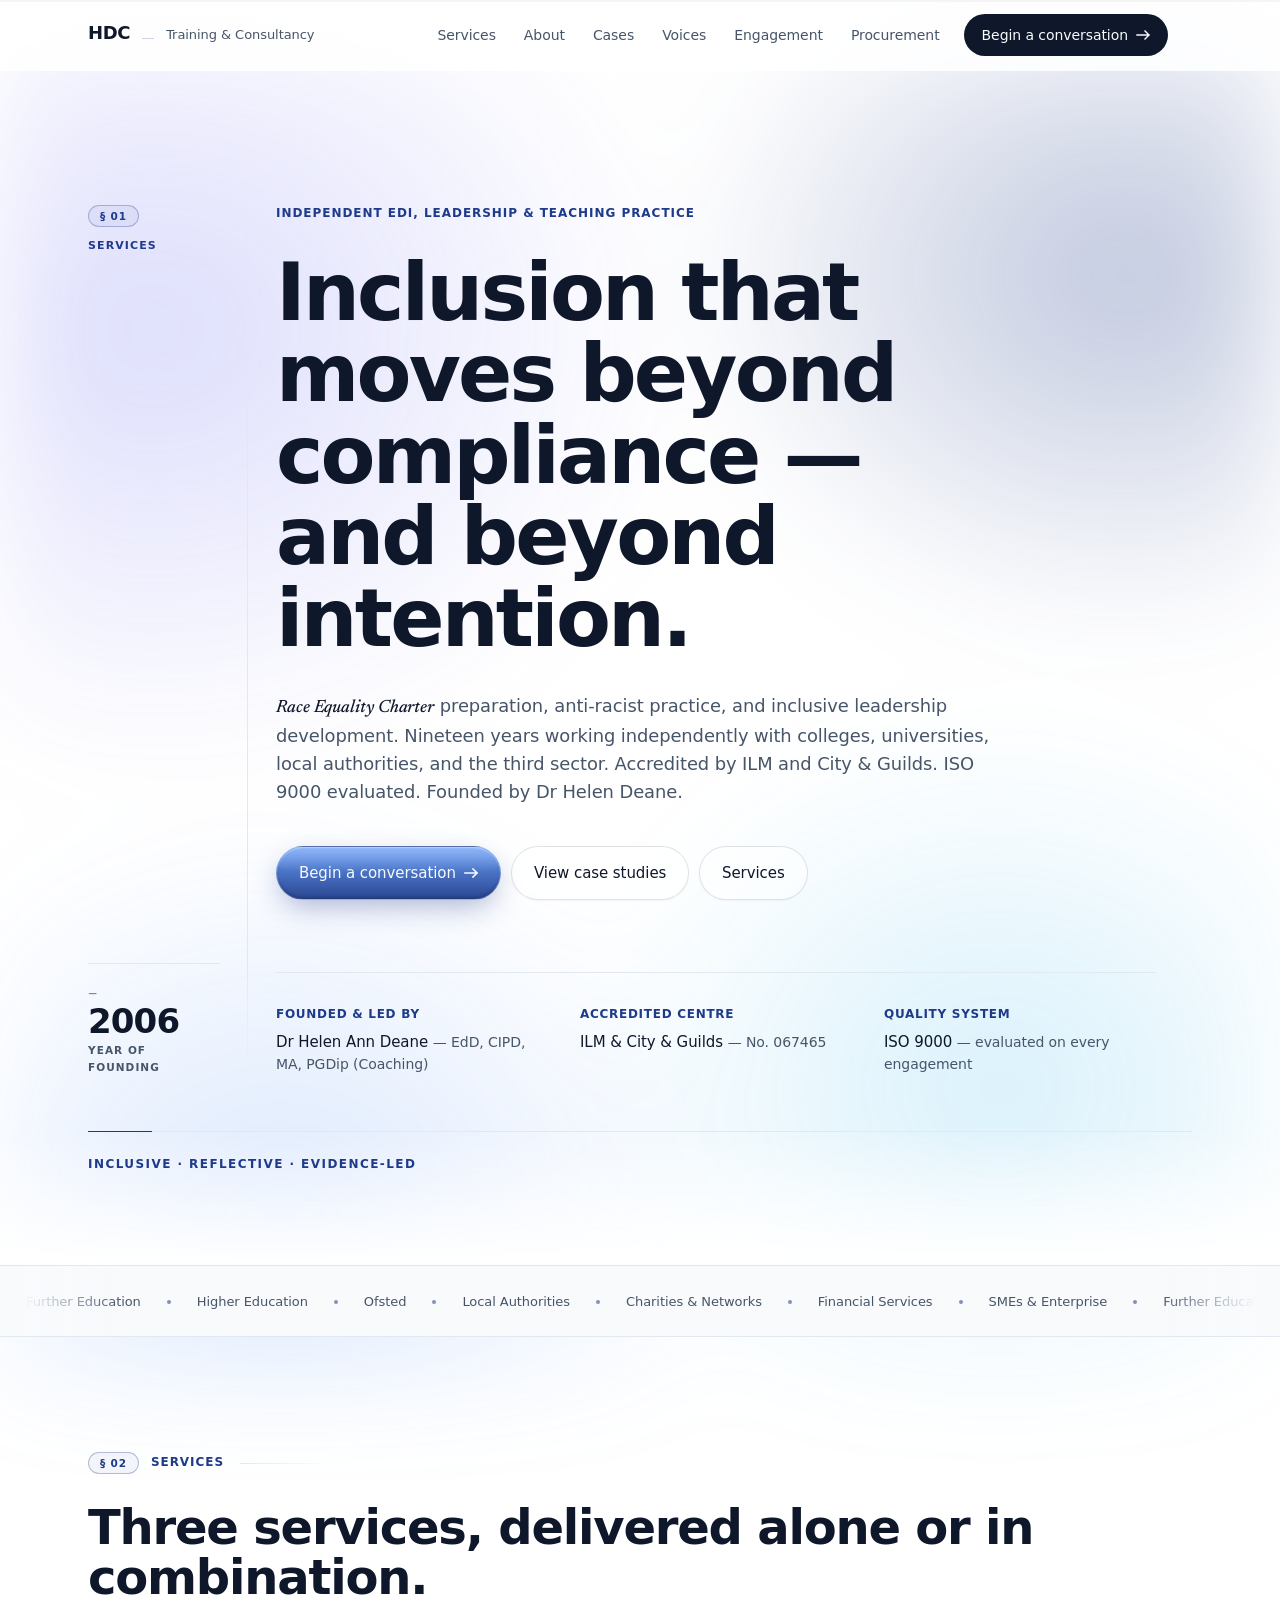
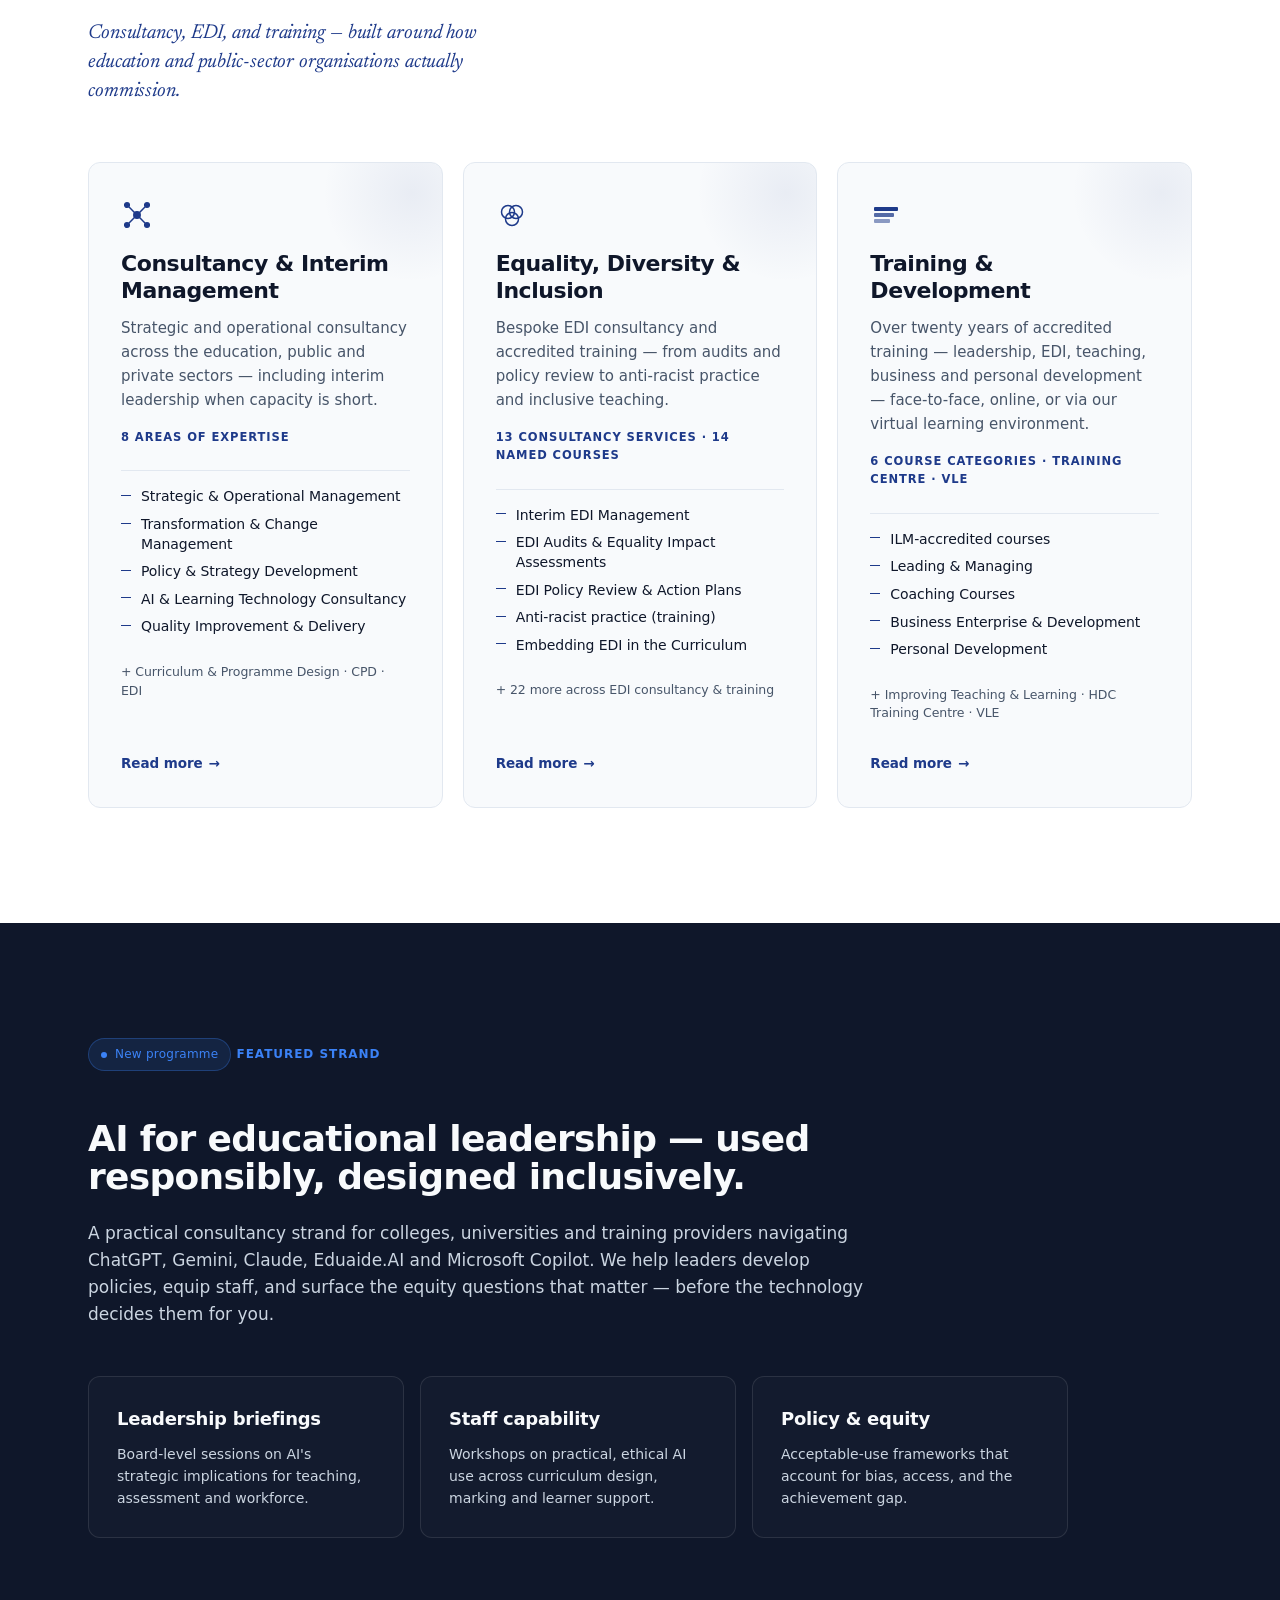
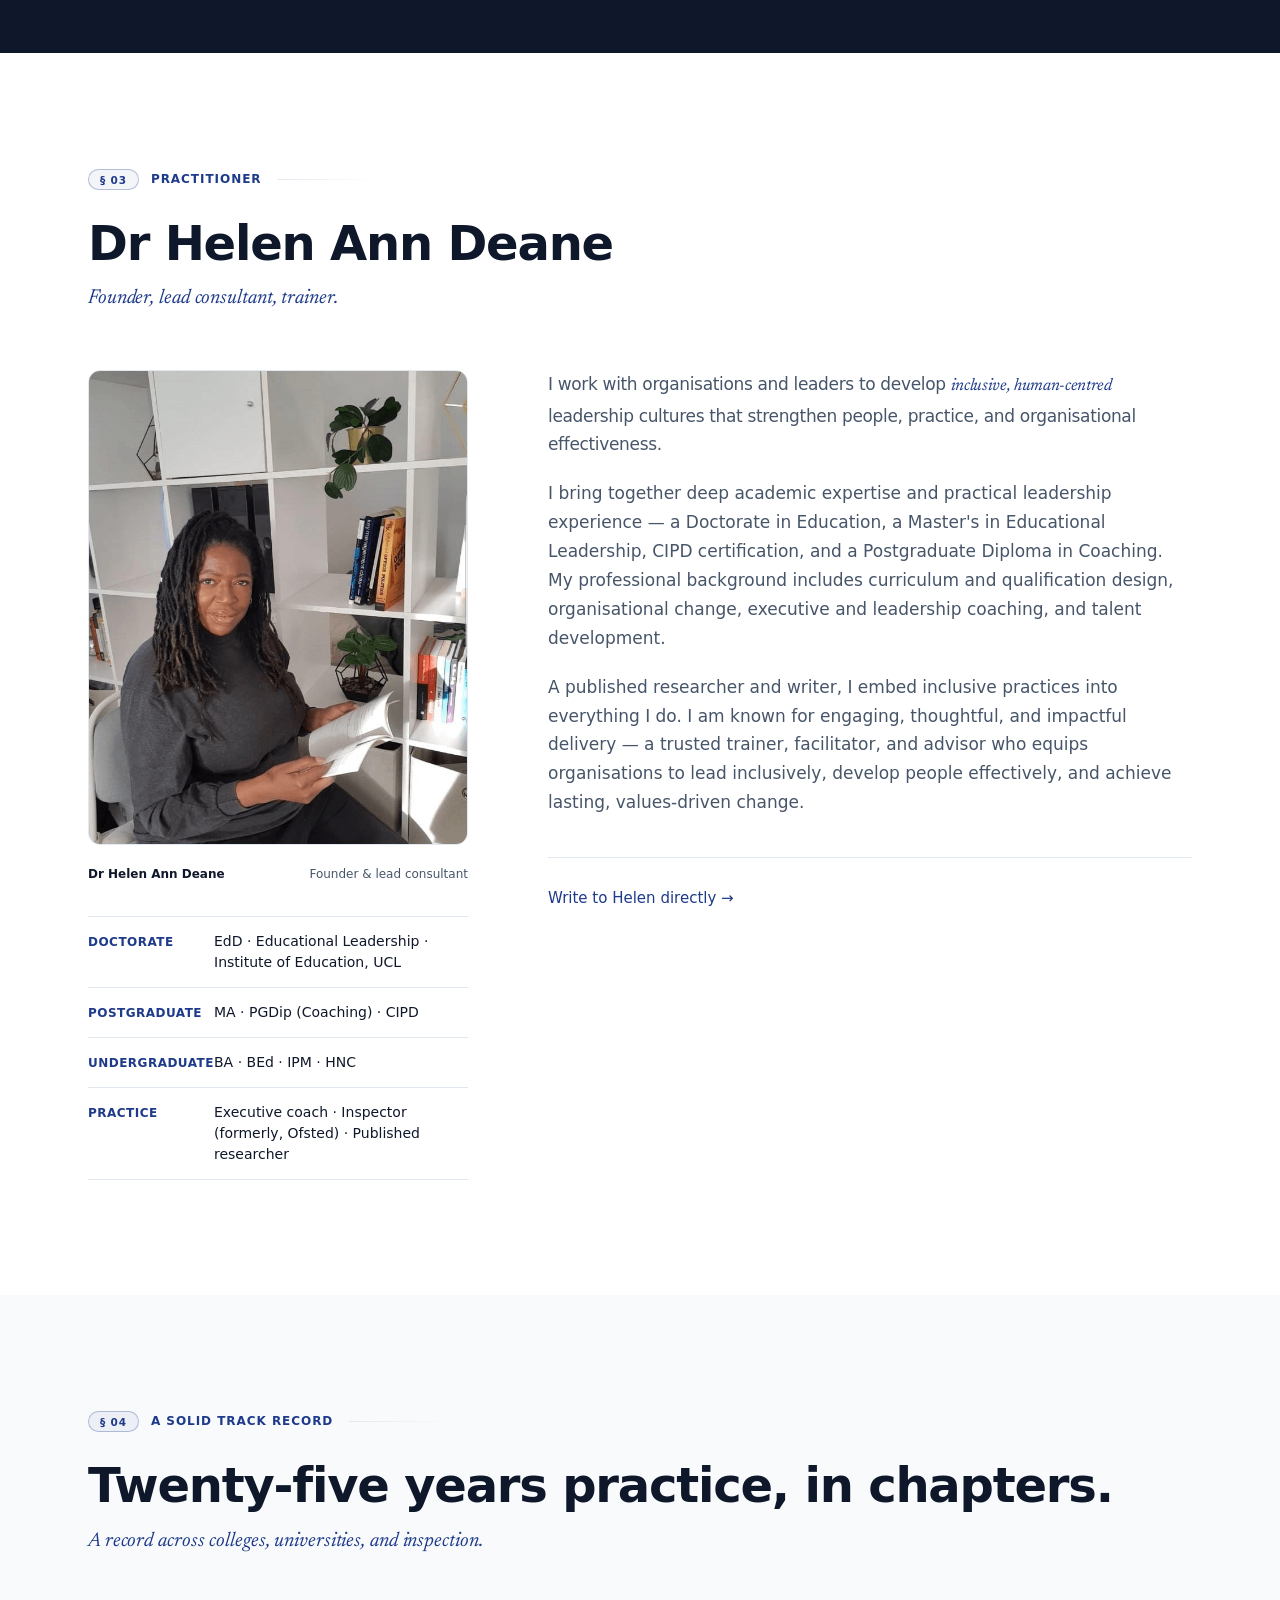
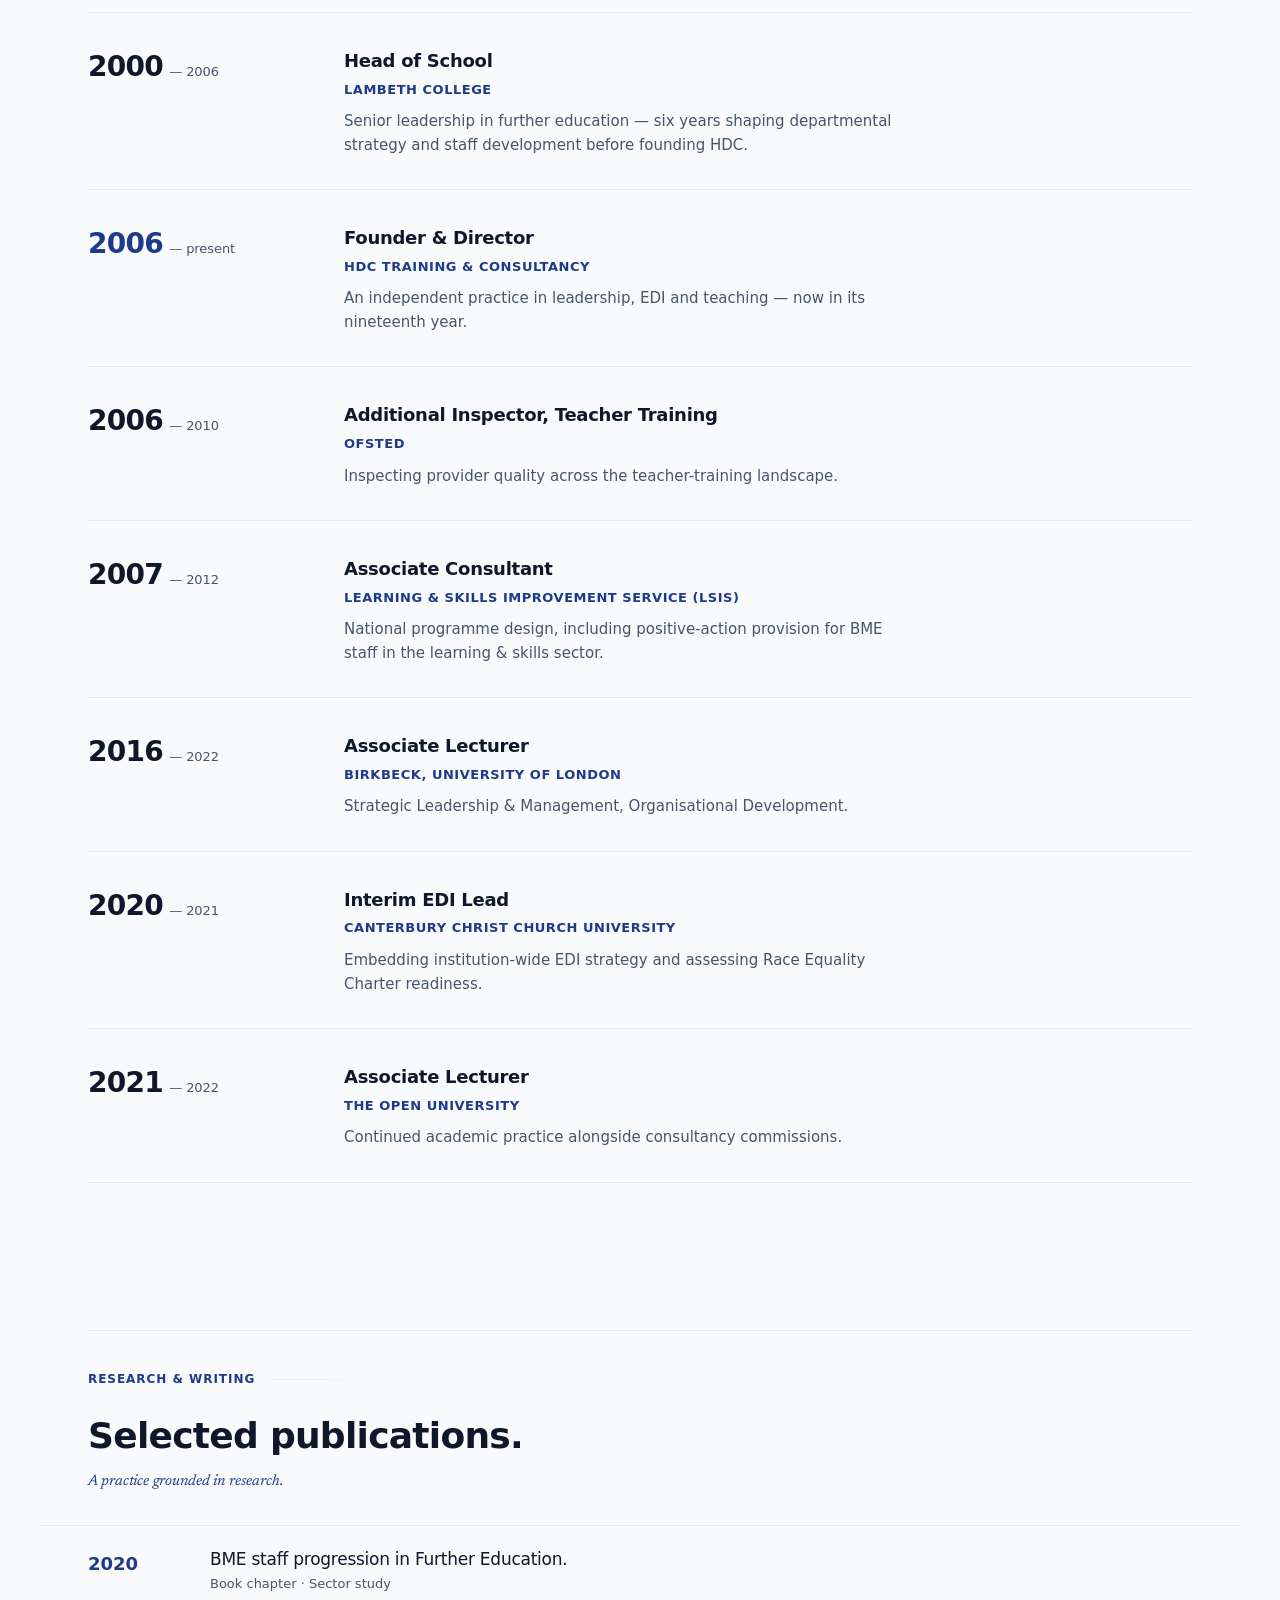
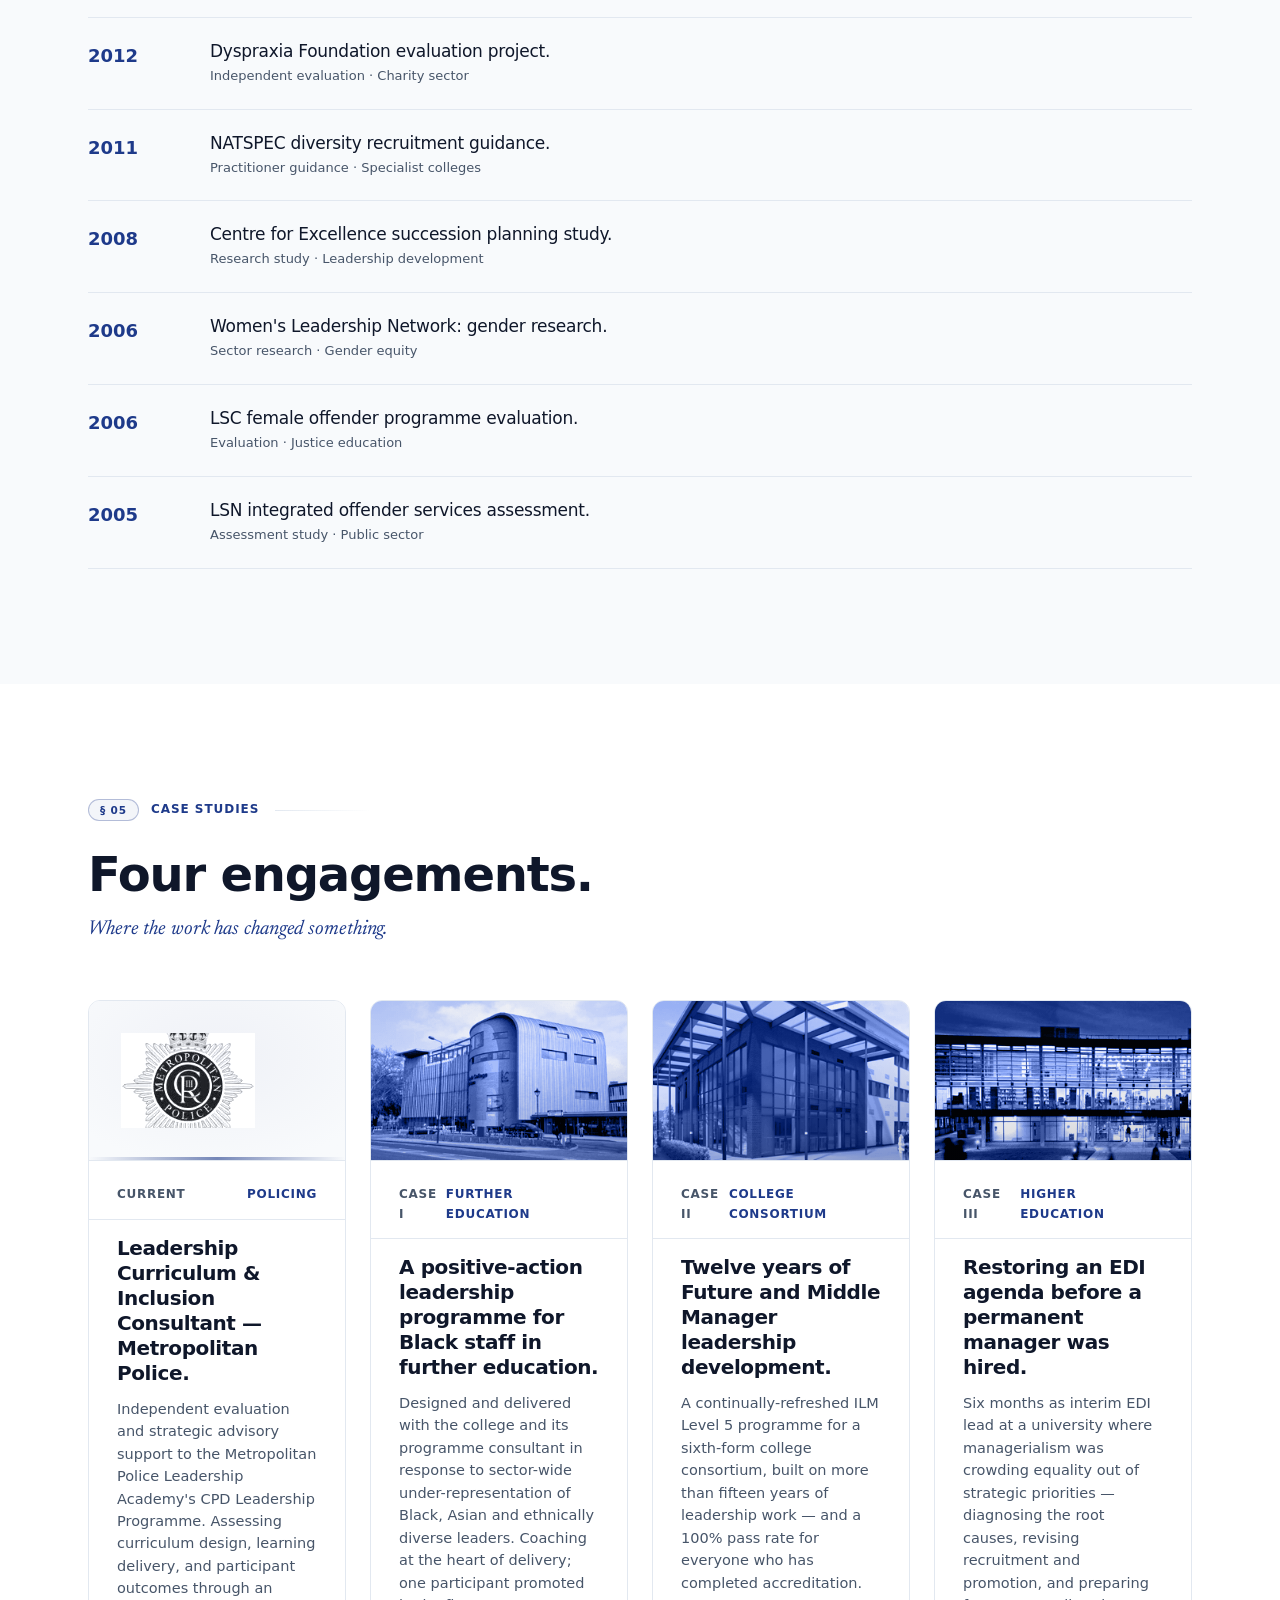
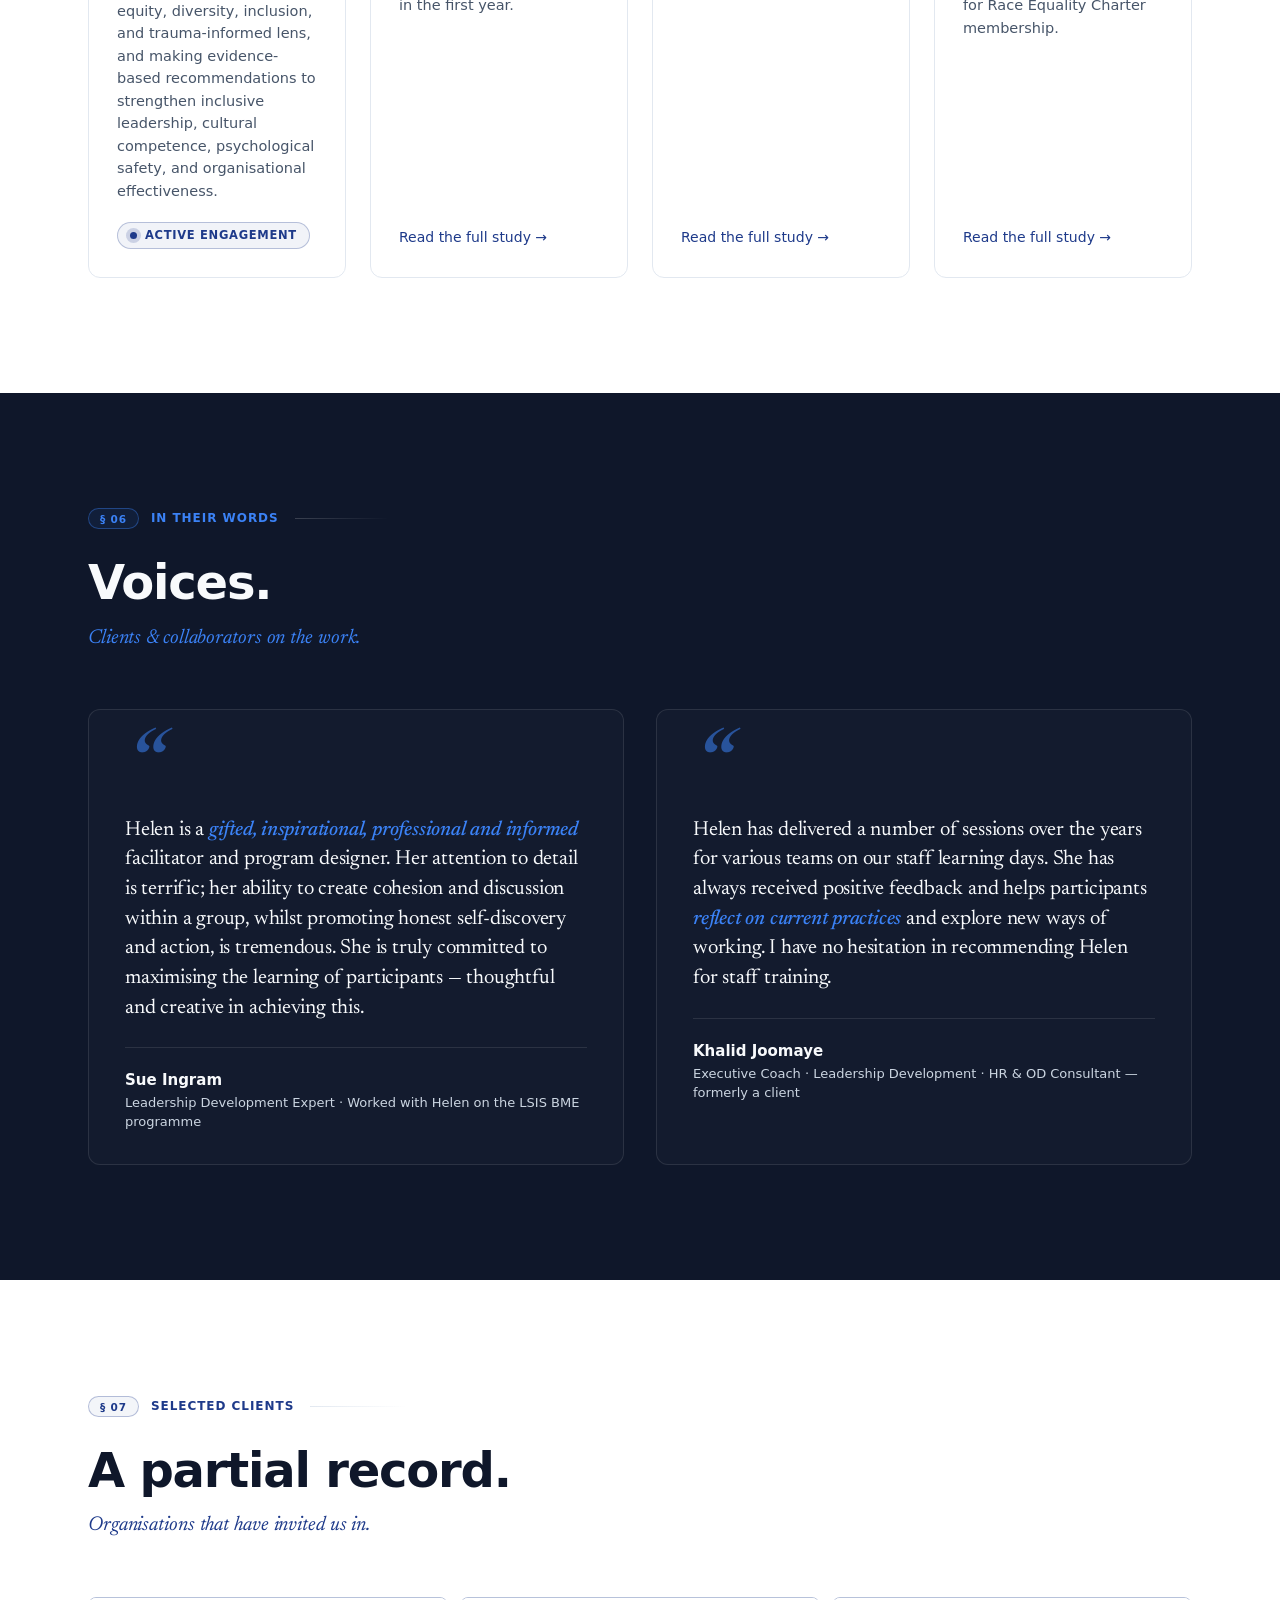
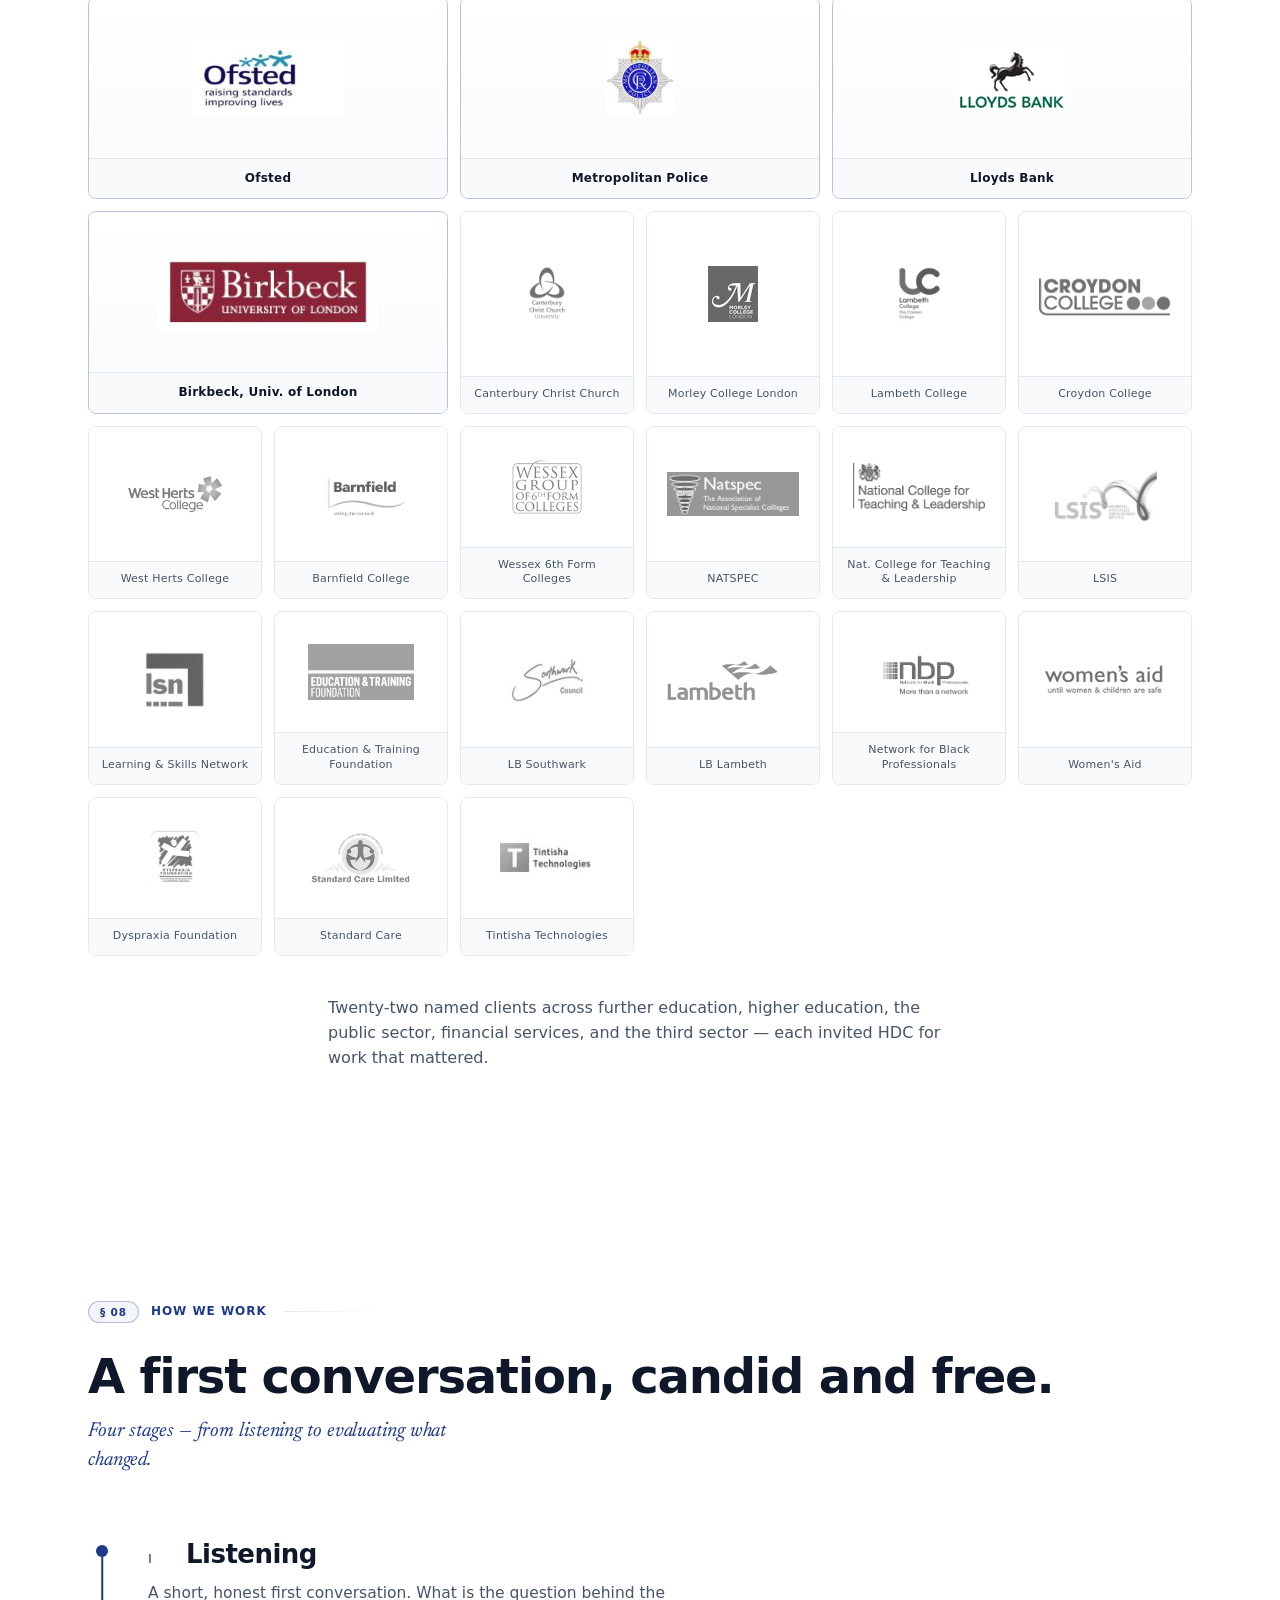
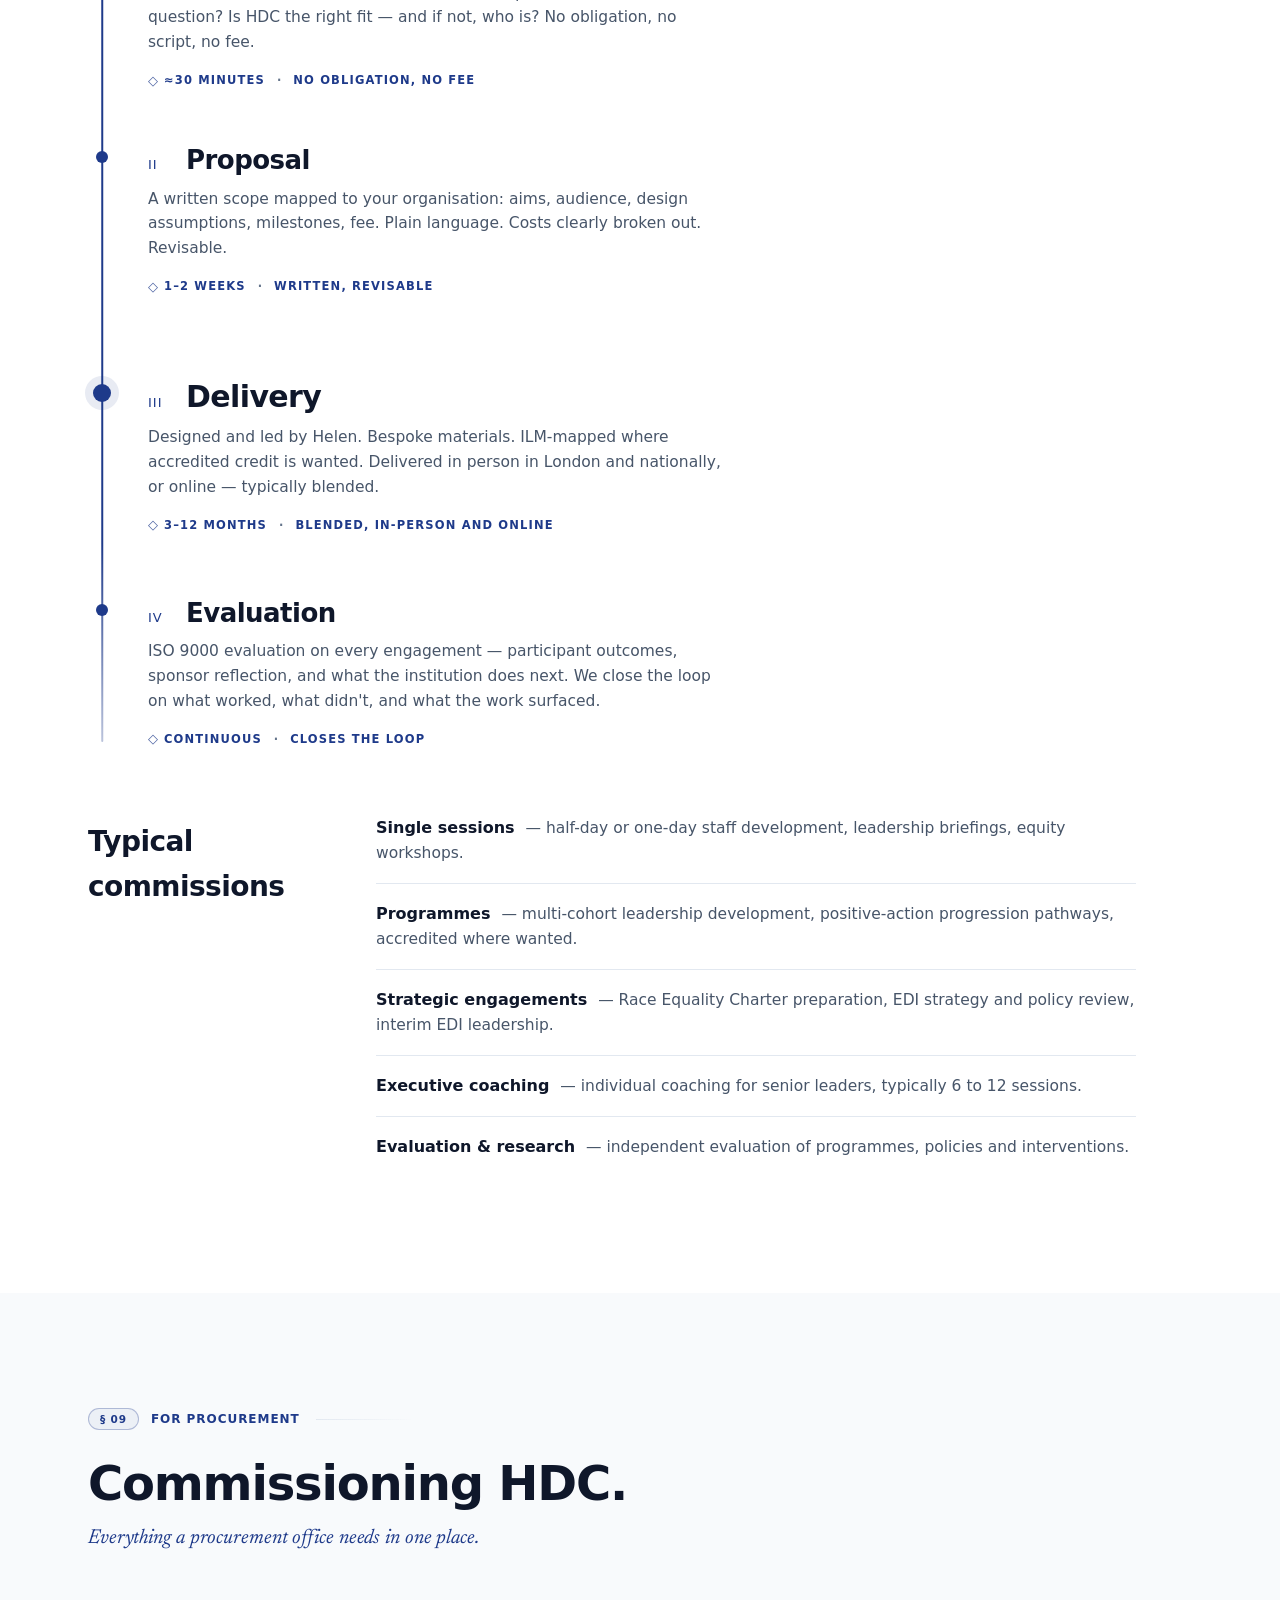
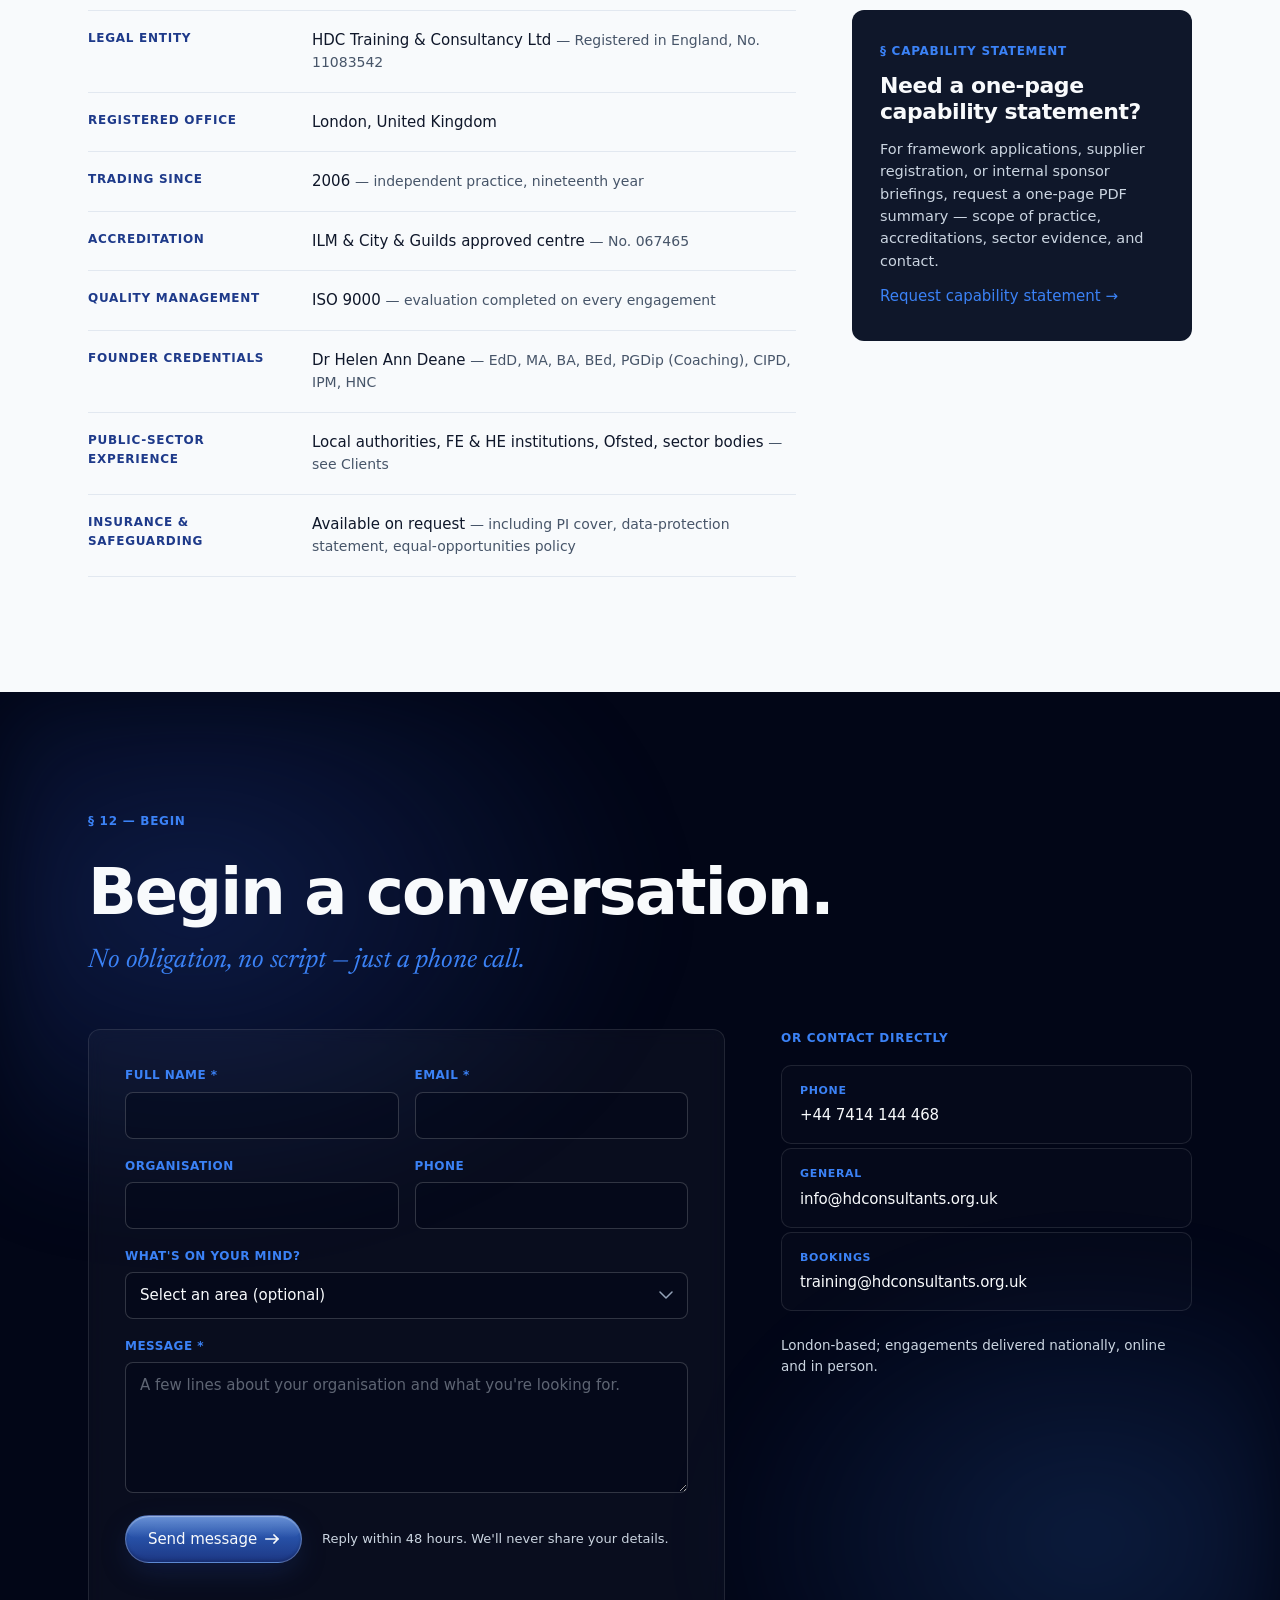
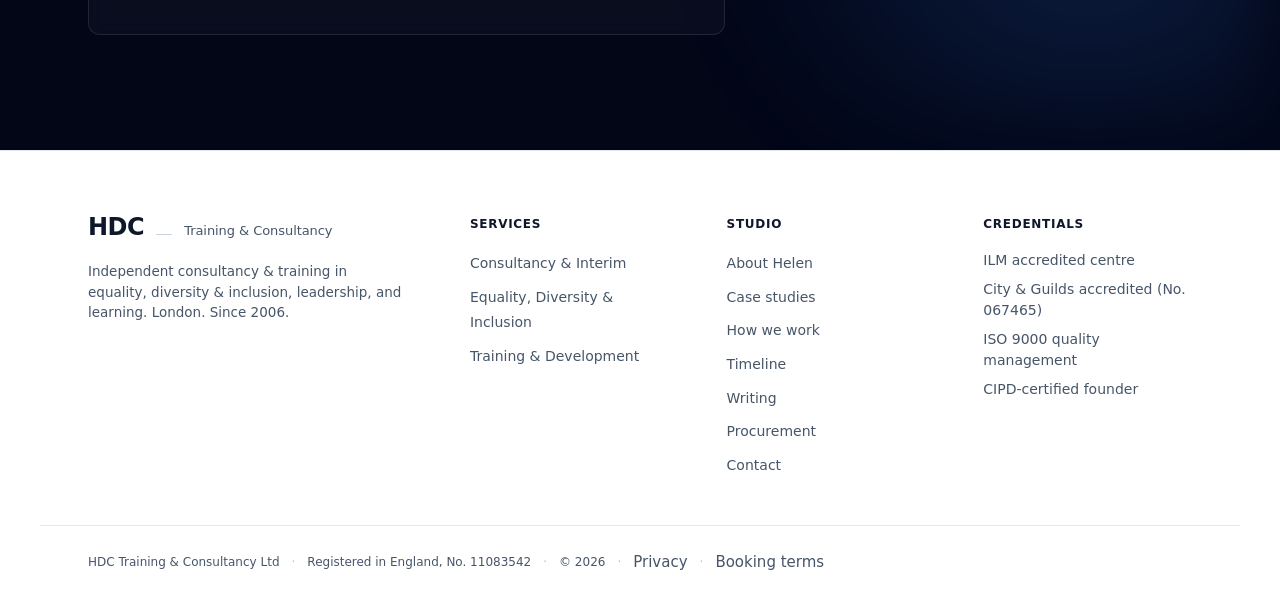
<file: index.html>
<!DOCTYPE html>
<html lang="en-GB">
<head>
<meta charset="UTF-8" />
<meta name="viewport" content="width=device-width, initial-scale=1.0" />
<title>HDC Training &amp; Consultancy — Inclusive leadership, EDI &amp; teaching</title>
<meta name="description" content="Independent consultancy and training in equality, diversity &amp; inclusion, leadership, and teaching &amp; learning. Race Equality Charter preparation, anti-racist practice, and inclusive leadership development. Founded by Dr Helen Deane. London, since 2006." />
<meta name="theme-color" content="#1F3320" />

<!-- Open Graph -->
<meta property="og:type" content="website" />
<meta property="og:title" content="HDC Training &amp; Consultancy — Inclusive leadership, EDI &amp; teaching" />
<meta property="og:description" content="Independent EDI, leadership and teaching practice. Race Equality Charter preparation, anti-racist practice, inclusive leadership development. Founded by Dr Helen Deane. London, since 2006." />
<meta property="og:image" content="brand/helen.png" />
<meta property="og:locale" content="en_GB" />

<!-- Favicon (SVG inline — matches editorial mark) -->
<link rel="icon" type="image/svg+xml" href="data:image/svg+xml;utf8,<svg xmlns='http://www.w3.org/2000/svg' viewBox='0 0 64 64'><rect width='64' height='64' fill='%23F2EDDF'/><text x='50%25' y='54%25' dominant-baseline='middle' text-anchor='middle' font-family='Georgia,serif' font-weight='600' font-size='32' fill='%2314130F' letter-spacing='-2'>HDC</text><rect x='10' y='44' width='44' height='1' fill='%231F3320'/></svg>" />

<link rel="preconnect" href="https://fonts.googleapis.com" />
<link rel="preconnect" href="https://fonts.gstatic.com" crossorigin />
<link rel="preconnect" href="https://api.fontshare.com" crossorigin />
<link href="https://fonts.googleapis.com/css2?family=Newsreader:ital,opsz,wght@1,6..72,400..600&display=swap" rel="stylesheet" />
<link rel="stylesheet" href="https://api.fontshare.com/v2/css?f[]=general-sans@400,500,600,700&display=swap" />
<link rel="stylesheet" href="styles.css" />

<!-- Structured data -->
<script type="application/ld+json">
{
  "@context": "https://schema.org",
  "@graph": [
    {
      "@type": "Organization",
      "@id": "https://hdconsultants.org.uk/#org",
      "name": "HDC Training & Consultancy Ltd",
      "url": "https://hdconsultants.org.uk/",
      "logo": "https://hdconsultants.org.uk/brand/helen.png",
      "telephone": "+44 7414 144468",
      "email": "info@hdconsultants.org.uk",
      "address": { "@type": "PostalAddress", "addressLocality": "London", "addressCountry": "GB" },
      "founder": { "@id": "https://hdconsultants.org.uk/#helen" },
      "foundingDate": "2006",
      "areaServed": "GB",
      "description": "Independent consultancy and training in equality, diversity & inclusion, leadership, and teaching & learning."
    },
    {
      "@type": "Person",
      "@id": "https://hdconsultants.org.uk/#helen",
      "name": "Dr Helen Ann Deane",
      "jobTitle": "Founder & Lead Consultant",
      "image": "https://hdconsultants.org.uk/brand/helen.png",
      "worksFor": { "@id": "https://hdconsultants.org.uk/#org" },
      "alumniOf": "UCL Institute of Education",
      "knowsAbout": ["Equality Diversity & Inclusion", "Race Equality Charter", "Leadership development", "Executive coaching", "Anti-racist practice", "Further & Higher Education"]
    }
  ]
}
</script>
</head>
<body>

<a class="skip-link" href="#main">Skip to main content</a>

<div class="scroll-progress" aria-hidden="true"><span class="scroll-progress__bar"></span></div>

<div class="grain" aria-hidden="true"></div>

<header class="masthead" id="top">
  <div class="masthead__inner">
    <a href="#top" class="logo" aria-label="HDC Training and Consultancy — home">
      <span class="logo__mark">HDC</span>
      <span class="logo__rule"></span>
      <span class="logo__sub">Training &amp; Consultancy</span>
    </a>
    <nav class="nav" aria-label="Primary">
      <a href="#practice">Services</a>
      <a href="#about">About</a>
      <a href="#case-studies">Cases</a>
      <a href="#testimonials">Voices</a>
      <a href="#engagement">Engagement</a>
      <a href="#procurement">Procurement</a>
    </nav>
    <a href="#contact" class="masthead__cta">
      <span>Begin a conversation</span>
      <svg width="14" height="10" viewBox="0 0 14 10" fill="none" aria-hidden="true"><path d="M1 5H13M13 5L9 1M13 5L9 9" stroke="currentColor" stroke-width="1.4" stroke-linecap="square"/></svg>
    </a>
    <button class="nav-toggle" type="button" aria-label="Open navigation menu" aria-expanded="false" aria-controls="mobile-nav">
      <span class="nav-toggle__bar"></span>
      <span class="nav-toggle__bar"></span>
      <span class="nav-toggle__bar"></span>
    </button>
  </div>
</header>

<!-- ─── MOBILE NAV DRAWER ────────────────────────────────────────────── -->
<div class="mobile-nav" id="mobile-nav" aria-hidden="true">
  <nav aria-label="Primary mobile">
    <a href="service-consultancy.html">Consultancy &amp; Interim</a>
    <a href="service-edi.html">EDI</a>
    <a href="service-training.html">Training &amp; Development</a>
    <a href="#about">About</a>
    <a href="#case-studies">Cases</a>
    <a href="#testimonials">Voices</a>
    <a href="#engagement">Engagement</a>
    <a href="#procurement">Procurement</a>
    <a href="#contact" class="mobile-nav__cta">Begin a conversation →</a>
  </nav>
</div>

<main id="main">

<!-- ─── HERO ──────────────────────────────────────────────────────────── -->
<section class="hero">
  <div class="hero__grid">
    <aside class="hero__side">
      <div class="hero__index">
        <span class="section-no">§ 01</span>
        <span class="section-name">Services</span>
      </div>
      <div class="hero__est">
        <div class="hero__est-num">2006</div>
        <div class="hero__est-label">Year of founding</div>
      </div>
    </aside>

    <div class="hero__main">
      <p class="eyebrow eyebrow--hero">
        <span class="eyebrow__sq"></span>
        Independent EDI, leadership &amp; teaching practice
      </p>

      <h1 class="display display--hero">
        <span class="reveal" style="--d:.05s">Inclusion that</span>
        <span class="reveal" style="--d:.12s">moves beyond</span>
        <span class="reveal" style="--d:.19s">compliance —</span>
        <span class="reveal" style="--d:.26s">and beyond intention.</span>
      </h1>

      <p class="hero__lede reveal" style="--d:.42s">
        <em>Race Equality Charter</em> preparation, anti-racist practice, and inclusive leadership development. Nineteen years working independently with colleges, universities, local authorities, and the third sector. Accredited by ILM and City &amp; Guilds. ISO 9000 evaluated. Founded by Dr Helen Deane.
      </p>

      <div class="hero__actions reveal" style="--d:.56s">
        <a href="#contact" class="btn btn--solid">
          <span>Begin a conversation</span>
          <svg width="14" height="10" viewBox="0 0 14 10" fill="none" aria-hidden="true"><path d="M1 5H13M13 5L9 1M13 5L9 9" stroke="currentColor" stroke-width="1.6" stroke-linecap="square"/></svg>
        </a>
        <a href="#case-studies" class="btn btn--ghost">
          <span>View case studies</span>
        </a>
        <a href="#practice" class="btn btn--ghost">
          <span>Services</span>
        </a>
      </div>

      <div class="hero__meta reveal" style="--d:.7s">
        <div class="hero__meta-item">
          <div class="hero__meta-k">Founded &amp; led by</div>
          <div class="hero__meta-v">Dr Helen Ann Deane <span class="dim">— EdD, CIPD, MA, PGDip (Coaching)</span></div>
        </div>
        <div class="hero__meta-item">
          <div class="hero__meta-k">Accredited centre</div>
          <div class="hero__meta-v">ILM &amp; City &amp; Guilds <span class="dim">— No. 067465</span></div>
        </div>
        <div class="hero__meta-item">
          <div class="hero__meta-k">Quality system</div>
          <div class="hero__meta-v">ISO 9000 <span class="dim">— evaluated on every engagement</span></div>
        </div>
      </div>
    </div>
  </div>

  <div class="hero__rail">
    <span class="hero__rail-text">Inclusive · Reflective · Evidence-led</span>
  </div>
</section>

<!-- ─── CREDENTIAL TICKER ────────────────────────────────────────────── -->
<section class="ticker" aria-label="Sector experience">
  <div class="ticker__track">
    <span>Further Education</span><i></i>
    <span>Higher Education</span><i></i>
    <span>Ofsted</span><i></i>
    <span>Local Authorities</span><i></i>
    <span>Charities &amp; Networks</span><i></i>
    <span>Financial Services</span><i></i>
    <span>SMEs &amp; Enterprise</span><i></i>
    <span>Further Education</span><i></i>
    <span>Higher Education</span><i></i>
    <span>Ofsted</span><i></i>
    <span>Local Authorities</span><i></i>
    <span>Charities &amp; Networks</span><i></i>
    <span>Financial Services</span><i></i>
    <span>SMEs &amp; Enterprise</span><i></i>
  </div>
</section>

<!-- ─── SERVICES — three real services with sub-service lists ────────── -->
<section class="pillars" id="practice">
  <div class="section-head">
    <div class="section-head__top">
      <span class="section-no">§ 02</span>
      <span class="section-name">Services</span>
    </div>
    <h2 class="display display--lg">
      Three services, delivered alone or in combination.
      <em class="dim-em">Consultancy, EDI, and training — built around how education and public-sector organisations actually commission.</em>
    </h2>
  </div>

  <ol class="pillar-list">
    <!-- Service 1: Consultancy & Interim Management -->
    <li class="pillar pillar--linked">
      <a class="pillar__link-overlay" href="service-consultancy.html" aria-label="Read about Consultancy & Interim Management"></a>
      <div class="pillar__icon" aria-hidden="true">
        <svg viewBox="0 0 32 32" fill="none" stroke="currentColor" stroke-width="1.5" stroke-linecap="round" stroke-linejoin="round">
          <circle cx="16" cy="16" r="3.2" fill="currentColor" />
          <circle cx="6" cy="6" r="2.3" fill="currentColor" />
          <circle cx="26" cy="6" r="2.3" fill="currentColor" />
          <circle cx="6" cy="26" r="2.3" fill="currentColor" />
          <circle cx="26" cy="26" r="2.3" fill="currentColor" />
          <line x1="8.3" y1="8.3" x2="13.7" y2="13.7" />
          <line x1="23.7" y1="8.3" x2="18.3" y2="13.7" />
          <line x1="8.3" y1="23.7" x2="13.7" y2="18.3" />
          <line x1="23.7" y1="23.7" x2="18.3" y2="18.3" />
        </svg>
      </div>
      <div class="pillar__body">
        <h3 class="pillar__title">Consultancy &amp; Interim Management</h3>
        <p class="pillar__lede">
          Strategic and operational consultancy across the education, public and private sectors — including interim leadership when capacity is short.
        </p>
        <div class="pillar__meta">8 areas of expertise</div>
        <ul class="pillar__services">
          <li>Strategic &amp; Operational Management</li>
          <li>Transformation &amp; Change Management</li>
          <li>Policy &amp; Strategy Development</li>
          <li>AI &amp; Learning Technology Consultancy</li>
          <li>Quality Improvement &amp; Delivery</li>
        </ul>
        <p class="pillar__more">+ Curriculum &amp; Programme Design · CPD · EDI</p>
        <span class="pillar__cta">Read more <span aria-hidden="true">→</span></span>
      </div>
    </li>

    <!-- Service 2: Equality, Diversity & Inclusion -->
    <li class="pillar pillar--linked">
      <a class="pillar__link-overlay" href="service-edi.html" aria-label="Read about Equality, Diversity & Inclusion"></a>
      <div class="pillar__icon" aria-hidden="true">
        <svg viewBox="0 0 32 32" fill="none" stroke="currentColor" stroke-width="1.5" stroke-linejoin="round">
          <circle cx="12" cy="13" r="6.5" />
          <circle cx="20" cy="13" r="6.5" />
          <circle cx="16" cy="20" r="6.5" />
        </svg>
      </div>
      <div class="pillar__body">
        <h3 class="pillar__title">Equality, Diversity &amp; Inclusion</h3>
        <p class="pillar__lede">
          Bespoke EDI consultancy and accredited training — from audits and policy review to anti-racist practice and inclusive teaching.
        </p>
        <div class="pillar__meta">13 consultancy services · 14 named courses</div>
        <ul class="pillar__services">
          <li>Interim EDI Management</li>
          <li>EDI Audits &amp; Equality Impact Assessments</li>
          <li>EDI Policy Review &amp; Action Plans</li>
          <li>Anti-racist practice (training)</li>
          <li>Embedding EDI in the Curriculum</li>
        </ul>
        <p class="pillar__more">+ 22 more across EDI consultancy &amp; training</p>
        <span class="pillar__cta">Read more <span aria-hidden="true">→</span></span>
      </div>
    </li>

    <!-- Service 3: Training & Development -->
    <li class="pillar pillar--linked">
      <a class="pillar__link-overlay" href="service-training.html" aria-label="Read about Training & Development"></a>
      <div class="pillar__icon" aria-hidden="true">
        <svg viewBox="0 0 32 32" fill="currentColor" stroke="none">
          <rect x="4" y="8" width="24" height="4" rx="1" />
          <rect x="4" y="14" width="20" height="4" rx="1" opacity="0.75" />
          <rect x="4" y="20" width="16" height="4" rx="1" opacity="0.50" />
        </svg>
      </div>
      <div class="pillar__body">
        <h3 class="pillar__title">Training &amp; Development</h3>
        <p class="pillar__lede">
          Over twenty years of accredited training — leadership, EDI, teaching, business and personal development — face-to-face, online, or via our virtual learning environment.
        </p>
        <div class="pillar__meta">6 course categories · Training Centre · VLE</div>
        <ul class="pillar__services">
          <li>ILM-accredited courses</li>
          <li>Leading &amp; Managing</li>
          <li>Coaching Courses</li>
          <li>Business Enterprise &amp; Development</li>
          <li>Personal Development</li>
        </ul>
        <p class="pillar__more">+ Improving Teaching &amp; Learning · HDC Training Centre · VLE</p>
        <span class="pillar__cta">Read more <span aria-hidden="true">→</span></span>
      </div>
    </li>
  </ol>

  <!-- AI strand — featured programme inside Services -->
  <div class="feature">
    <div class="feature__grid">
      <div class="feature__meta">
        <span class="badge"><span class="badge__dot"></span>New programme</span>
        <p class="eyebrow">Featured strand</p>
      </div>
      <div class="feature__main">
        <h3 class="display display--md">
          AI for educational leadership — used responsibly, designed inclusively.
        </h3>
        <p class="feature__lede">
          A practical consultancy strand for colleges, universities and training providers navigating ChatGPT, Gemini, Claude, Eduaide.AI and Microsoft Copilot. We help leaders develop policies, equip staff, and surface the equity questions that matter — before the technology decides them for you.
        </p>
        <div class="feature__cards">
          <div class="feature-card">
            <div class="feature-card__no">A</div>
            <div class="feature-card__title">Leadership briefings</div>
            <p>Board-level sessions on AI's strategic implications for teaching, assessment and workforce.</p>
          </div>
          <div class="feature-card">
            <div class="feature-card__no">B</div>
            <div class="feature-card__title">Staff capability</div>
            <p>Workshops on practical, ethical AI use across curriculum design, marking and learner support.</p>
          </div>
          <div class="feature-card">
            <div class="feature-card__no">C</div>
            <div class="feature-card__title">Policy &amp; equity</div>
            <p>Acceptable-use frameworks that account for bias, access, and the achievement gap.</p>
          </div>
        </div>
      </div>
    </div>
  </div>
</section>

<!-- ─── ABOUT / HELEN ────────────────────────────────────────────────── -->
<section class="about" id="about">
  <div class="section-head">
    <div class="section-head__top">
      <span class="section-no">§ 03</span>
      <span class="section-name">Practitioner</span>
    </div>
    <h2 class="display display--lg">
      Dr Helen Ann Deane
      <em class="dim-em">Founder, lead consultant, trainer.</em>
    </h2>
  </div>

  <div class="about__grid">
    <div class="about__portrait">
      <div class="portrait">
        <figure class="portrait__frame portrait__frame--photo">
          <img src="brand/helen.png" alt="Dr Helen Ann Deane, founder of HDC Training &amp; Consultancy" class="portrait__img" loading="lazy" decoding="async" />
          <div class="portrait__corners" aria-hidden="true">
            <span></span><span></span><span></span><span></span>
          </div>
        </figure>
        <figcaption class="portrait__caption">
          <div class="portrait__caption-k">Dr Helen Ann Deane</div>
          <div class="portrait__caption-v">Founder &amp; lead consultant</div>
        </figcaption>
      </div>

      <dl class="creds">
        <div><dt>Doctorate</dt><dd>EdD · Educational Leadership · Institute of Education, UCL</dd></div>
        <div><dt>Postgraduate</dt><dd>MA · PGDip (Coaching) · CIPD</dd></div>
        <div><dt>Undergraduate</dt><dd>BA · BEd · IPM · HNC</dd></div>
        <div><dt>Practice</dt><dd>Executive coach · Inspector (formerly, Ofsted) · Published researcher</dd></div>
      </dl>
    </div>

    <div class="about__copy">
      <p class="about__opener">
        I work with organisations and leaders to develop <em>inclusive, human-centred</em> leadership cultures that strengthen people, practice, and organisational effectiveness.
      </p>
      <p>
        I bring together deep academic expertise and practical leadership experience — a Doctorate in Education, a Master's in Educational Leadership, CIPD certification, and a Postgraduate Diploma in Coaching. My professional background includes curriculum and qualification design, organisational change, executive and leadership coaching, and talent development.
      </p>
      <p>
        A published researcher and writer, I embed inclusive practices into everything I do. I am known for engaging, thoughtful, and impactful delivery — a trusted trainer, facilitator, and advisor who equips organisations to lead inclusively, develop people effectively, and achieve lasting, values-driven change.
      </p>

      <div class="about__signoff">
        <a href="#contact" class="inline-link">Write to Helen directly →</a>
      </div>
    </div>
  </div>
</section>

<!-- ─── TIMELINE ─────────────────────────────────────────────────────── -->
<section class="timeline" id="timeline">
  <div class="section-head">
    <div class="section-head__top">
      <span class="section-no">§ 04</span>
      <span class="section-name">A solid track record</span>
    </div>
    <h2 class="display display--lg">
      Twenty-five years practice, in chapters.
      <em class="dim-em">A record across colleges, universities, and inspection.</em>
    </h2>
  </div>

  <ol class="rail">
    <li class="rail__item">
      <div class="rail__year">2000<span class="rail__year-end">— 2006</span></div>
      <div class="rail__role">
        <h3>Head of School</h3>
        <p class="rail__org">Lambeth College</p>
        <p class="rail__note">Senior leadership in further education — six years shaping departmental strategy and staff development before founding HDC.</p>
      </div>
    </li>
    <li class="rail__item rail__item--anchor">
      <div class="rail__year">2006<span class="rail__year-end">— present</span></div>
      <div class="rail__role">
        <h3>Founder &amp; Director</h3>
        <p class="rail__org">HDC Training &amp; Consultancy</p>
        <p class="rail__note">An independent practice in leadership, EDI and teaching — now in its nineteenth year.</p>
      </div>
    </li>
    <li class="rail__item">
      <div class="rail__year">2006<span class="rail__year-end">— 2010</span></div>
      <div class="rail__role">
        <h3>Additional Inspector, Teacher Training</h3>
        <p class="rail__org">Ofsted</p>
        <p class="rail__note">Inspecting provider quality across the teacher-training landscape.</p>
      </div>
    </li>
    <li class="rail__item">
      <div class="rail__year">2007<span class="rail__year-end">— 2012</span></div>
      <div class="rail__role">
        <h3>Associate Consultant</h3>
        <p class="rail__org">Learning &amp; Skills Improvement Service (LSIS)</p>
        <p class="rail__note">National programme design, including positive-action provision for BME staff in the learning &amp; skills sector.</p>
      </div>
    </li>
    <li class="rail__item">
      <div class="rail__year">2016<span class="rail__year-end">— 2022</span></div>
      <div class="rail__role">
        <h3>Associate Lecturer</h3>
        <p class="rail__org">Birkbeck, University of London</p>
        <p class="rail__note">Strategic Leadership &amp; Management, Organisational Development.</p>
      </div>
    </li>
    <li class="rail__item">
      <div class="rail__year">2020<span class="rail__year-end">— 2021</span></div>
      <div class="rail__role">
        <h3>Interim EDI Lead</h3>
        <p class="rail__org">Canterbury Christ Church University</p>
        <p class="rail__note">Embedding institution-wide EDI strategy and assessing Race Equality Charter readiness.</p>
      </div>
    </li>
    <li class="rail__item">
      <div class="rail__year">2021<span class="rail__year-end">— 2022</span></div>
      <div class="rail__role">
        <h3>Associate Lecturer</h3>
        <p class="rail__org">The Open University</p>
        <p class="rail__note">Continued academic practice alongside consultancy commissions.</p>
      </div>
    </li>
  </ol>

  <div class="timeline__publications" id="publications">
    <div class="section-head">
      <div class="section-head__top">
        <span class="section-name">Research &amp; writing</span>
      </div>
      <h3 class="display display--md">
        Selected publications.
        <em class="dim-em">A practice grounded in research.</em>
      </h3>
    </div>

    <ol class="biblio">
      <li class="biblio__item">
        <div class="biblio__year">2020</div>
        <div class="biblio__body">
          <h3>BME staff progression in Further Education.</h3>
          <p class="biblio__meta">Book chapter · Sector study</p>
        </div>
      </li>
      <li class="biblio__item">
        <div class="biblio__year">2012</div>
        <div class="biblio__body">
          <h3>Dyspraxia Foundation evaluation project.</h3>
          <p class="biblio__meta">Independent evaluation · Charity sector</p>
        </div>
      </li>
      <li class="biblio__item">
        <div class="biblio__year">2011</div>
        <div class="biblio__body">
          <h3>NATSPEC diversity recruitment guidance.</h3>
          <p class="biblio__meta">Practitioner guidance · Specialist colleges</p>
        </div>
      </li>
      <li class="biblio__item">
        <div class="biblio__year">2008</div>
        <div class="biblio__body">
          <h3>Centre for Excellence succession planning study.</h3>
          <p class="biblio__meta">Research study · Leadership development</p>
        </div>
      </li>
      <li class="biblio__item">
        <div class="biblio__year">2006</div>
        <div class="biblio__body">
          <h3>Women's Leadership Network: gender research.</h3>
          <p class="biblio__meta">Sector research · Gender equity</p>
        </div>
      </li>
      <li class="biblio__item">
        <div class="biblio__year">2006</div>
        <div class="biblio__body">
          <h3>LSC female offender programme evaluation.</h3>
          <p class="biblio__meta">Evaluation · Justice education</p>
        </div>
      </li>
      <li class="biblio__item">
        <div class="biblio__year">2005</div>
        <div class="biblio__body">
          <h3>LSN integrated offender services assessment.</h3>
          <p class="biblio__meta">Assessment study · Public sector</p>
        </div>
      </li>
    </ol>
  </div>
</section>

<!-- ─── CASE STUDIES (promoted up) ───────────────────────────────────── -->
<section class="cases" id="case-studies">
  <div class="section-head">
    <div class="section-head__top">
      <span class="section-no">§ 05</span>
      <span class="section-name">Case studies</span>
    </div>
    <h2 class="display display--lg">
      Four engagements.
      <em class="dim-em">Where the work has changed something.</em>
    </h2>
  </div>

  <div class="cases__grid">
    <article class="case case--current">
      <div class="case__thumb case__thumb--logo" aria-hidden="true">
        <img src="client-logos/met.jpg" alt="" loading="lazy" decoding="async" />
      </div>
      <header class="case__head">
        <span class="case__no">Current</span>
        <span class="case__sector">Policing</span>
      </header>
      <h3 class="case__title">Leadership Curriculum &amp; Inclusion Consultant — Metropolitan Police.</h3>
      <p class="case__lede">
        Independent evaluation and strategic advisory support to the Metropolitan Police Leadership Academy's CPD Leadership Programme. Assessing curriculum design, learning delivery, and participant outcomes through an equity, diversity, inclusion, and trauma-informed lens, and making evidence-based recommendations to strengthen inclusive leadership, cultural competence, psychological safety, and organisational effectiveness.
      </p>
      <span class="case__status">
        <span class="case__status-dot" aria-hidden="true"></span>
        Active engagement
      </span>
    </article>
    <article class="case">
      <a href="case-i.html" class="case__thumb" aria-hidden="true" tabindex="-1">
        <img src="brand/cases/case-i.png" alt="" loading="lazy" decoding="async" />
      </a>
      <header class="case__head">
        <span class="case__no">Case I</span>
        <span class="case__sector">Further Education</span>
      </header>
      <h3 class="case__title">A positive-action leadership programme for Black staff in further education.</h3>
      <p class="case__lede">
        Designed and delivered with the college and its programme consultant in response to sector-wide under-representation of Black, Asian and ethnically diverse leaders. Coaching at the heart of delivery; one participant promoted in the first year.
      </p>
      <a href="case-i.html" class="case__link">Read the full study →</a>
    </article>
    <article class="case">
      <a href="case-ii.html" class="case__thumb" aria-hidden="true" tabindex="-1">
        <img src="brand/cases/case-ii.png" alt="" loading="lazy" decoding="async" />
      </a>
      <header class="case__head">
        <span class="case__no">Case II</span>
        <span class="case__sector">College Consortium</span>
      </header>
      <h3 class="case__title">Twelve years of Future and Middle Manager leadership development.</h3>
      <p class="case__lede">
        A continually-refreshed ILM Level 5 programme for a sixth-form college consortium, built on more than fifteen years of leadership work — and a 100% pass rate for everyone who has completed accreditation.
      </p>
      <a href="case-ii.html" class="case__link">Read the full study →</a>
    </article>
    <article class="case">
      <a href="case-iii.html" class="case__thumb" aria-hidden="true" tabindex="-1">
        <img src="brand/cases/case-iii.png" alt="" loading="lazy" decoding="async" />
      </a>
      <header class="case__head">
        <span class="case__no">Case III</span>
        <span class="case__sector">Higher Education</span>
      </header>
      <h3 class="case__title">Restoring an EDI agenda before a permanent manager was hired.</h3>
      <p class="case__lede">
        Six months as interim EDI lead at a university where managerialism was crowding equality out of strategic priorities — diagnosing the root causes, revising recruitment and promotion, and preparing for Race Equality Charter membership.
      </p>
      <a href="case-iii.html" class="case__link">Read the full study →</a>
    </article>
  </div>
</section>

<!-- ─── TESTIMONIALS ─────────────────────────────────────────────────── -->
<section class="voices" id="testimonials">
  <div class="section-head section-head--invert">
    <div class="section-head__top">
      <span class="section-no">§ 06</span>
      <span class="section-name">In their words</span>
    </div>
    <h2 class="display display--lg">
      Voices.
      <em class="dim-em">Clients &amp; collaborators on the work.</em>
    </h2>
  </div>

  <div class="voices__grid">
    <figure class="voice">
      <span class="voice__mark">&ldquo;</span>
      <blockquote>
        Helen is a <em>gifted, inspirational, professional and informed</em> facilitator and program designer. Her attention to detail is terrific; her ability to create cohesion and discussion within a group, whilst promoting honest self-discovery and action, is tremendous. She is truly committed to maximising the learning of participants — thoughtful and creative in achieving this.
      </blockquote>
      <figcaption>
        <div class="voice__who">Sue Ingram</div>
        <div class="voice__role">Leadership Development Expert · Worked with Helen on the LSIS BME programme</div>
      </figcaption>
    </figure>

    <figure class="voice">
      <span class="voice__mark">&ldquo;</span>
      <blockquote>
        Helen has delivered a number of sessions over the years for various teams on our staff learning days. She has always received positive feedback and helps participants <em>reflect on current practices</em> and explore new ways of working. I have no hesitation in recommending Helen for staff training.
      </blockquote>
      <figcaption>
        <div class="voice__who">Khalid Joomaye</div>
        <div class="voice__role">Executive Coach · Leadership Development · HR &amp; OD Consultant — formerly a client</div>
      </figcaption>
    </figure>
  </div>
</section>

<!-- ─── CLIENTS ──────────────────────────────────────────────────────── -->
<section class="clients" id="clients">
  <div class="section-head">
    <div class="section-head__top">
      <span class="section-no">§ 07</span>
      <span class="section-name">Selected clients</span>
    </div>
    <h2 class="display display--lg">
      A partial record.
      <em class="dim-em">Organisations that have invited us in.</em>
    </h2>
  </div>

  <ul class="client-logos">
    <li class="client-logo client-logo--featured"><div class="client-logo__plate"><img src="client-logos/ofsted.png" alt="Ofsted" loading="lazy"></div><div class="client-logo__name">Ofsted</div></li>
    <li class="client-logo client-logo--featured"><div class="client-logo__plate"><img src="client-logos/met.jpg" alt="Metropolitan Police" loading="lazy"></div><div class="client-logo__name">Metropolitan Police</div></li>
    <li class="client-logo client-logo--featured"><div class="client-logo__plate"><img src="client-logos/lloyds-bank.png" alt="Lloyds Bank" loading="lazy"></div><div class="client-logo__name">Lloyds Bank</div></li>
    <li class="client-logo client-logo--featured"><div class="client-logo__plate"><img src="client-logos/birkbeck.png" alt="Birkbeck, University of London" loading="lazy"></div><div class="client-logo__name">Birkbeck, Univ. of London</div></li>
    <li class="client-logo"><div class="client-logo__plate"><img src="client-logos/canterbury-christ-church.png" alt="Canterbury Christ Church University" loading="lazy"></div><div class="client-logo__name">Canterbury Christ Church</div></li>
    <li class="client-logo"><div class="client-logo__plate"><img src="client-logos/morley-college.png" alt="Morley College London" loading="lazy"></div><div class="client-logo__name">Morley College London</div></li>
    <li class="client-logo"><div class="client-logo__plate"><img src="client-logos/lambeth-college.png" alt="Lambeth College" loading="lazy"></div><div class="client-logo__name">Lambeth College</div></li>

    <li class="client-logo"><div class="client-logo__plate"><img src="client-logos/croydon-college.png" alt="Croydon College" loading="lazy"></div><div class="client-logo__name">Croydon College</div></li>
    <li class="client-logo"><div class="client-logo__plate"><img src="client-logos/west-herts-college.png" alt="West Herts College" loading="lazy"></div><div class="client-logo__name">West Herts College</div></li>
    <li class="client-logo"><div class="client-logo__plate"><img src="client-logos/barnfield-college.png" alt="Barnfield College" loading="lazy"></div><div class="client-logo__name">Barnfield College</div></li>
    <li class="client-logo"><div class="client-logo__plate"><img src="client-logos/wessex-colleges.png" alt="Wessex Group of 6th Form Colleges" loading="lazy"></div><div class="client-logo__name">Wessex 6th Form Colleges</div></li>
    <li class="client-logo"><div class="client-logo__plate"><img src="client-logos/natspec.png" alt="NATSPEC – Association of Specialist Colleges" loading="lazy"></div><div class="client-logo__name">NATSPEC</div></li>
    <li class="client-logo"><div class="client-logo__plate"><img src="client-logos/nctl.png" alt="National College for Teaching &amp; Leadership" loading="lazy"></div><div class="client-logo__name">Nat. College for Teaching &amp; Leadership</div></li>

    <li class="client-logo"><div class="client-logo__plate"><img src="client-logos/lsis.png" alt="Learning &amp; Skills Improvement Service" loading="lazy"></div><div class="client-logo__name">LSIS</div></li>
    <li class="client-logo"><div class="client-logo__plate"><img src="client-logos/lsn.png" alt="Learning &amp; Skills Network" loading="lazy"></div><div class="client-logo__name">Learning &amp; Skills Network</div></li>
    <li class="client-logo"><div class="client-logo__plate"><img src="client-logos/etf.png" alt="Education and Training Foundation" loading="lazy"></div><div class="client-logo__name">Education &amp; Training Foundation</div></li>
    <li class="client-logo"><div class="client-logo__plate"><img src="client-logos/southwark-council.png" alt="London Borough of Southwark" loading="lazy"></div><div class="client-logo__name">LB Southwark</div></li>
    <li class="client-logo"><div class="client-logo__plate"><img src="client-logos/lambeth-council.png" alt="London Borough of Lambeth" loading="lazy"></div><div class="client-logo__name">LB Lambeth</div></li>
    <li class="client-logo"><div class="client-logo__plate"><img src="client-logos/nbp.png" alt="Network for Black Professionals" loading="lazy"></div><div class="client-logo__name">Network for Black Professionals</div></li>

    <li class="client-logo"><div class="client-logo__plate"><img src="client-logos/womens-aid.png" alt="Women's Aid" loading="lazy"></div><div class="client-logo__name">Women's Aid</div></li>
    <li class="client-logo"><div class="client-logo__plate"><img src="client-logos/dyspraxia-foundation.png" alt="Dyspraxia Foundation" loading="lazy"></div><div class="client-logo__name">Dyspraxia Foundation</div></li>
    <li class="client-logo"><div class="client-logo__plate"><img src="client-logos/standard-care.png" alt="Standard Care Limited" loading="lazy"></div><div class="client-logo__name">Standard Care</div></li>
    <li class="client-logo"><div class="client-logo__plate"><img src="client-logos/tintisha.png" alt="Tintisha Technologies" loading="lazy"></div><div class="client-logo__name">Tintisha Technologies</div></li>
  </ul>

  <p class="clients__foot">Twenty-two named clients across further education, higher education, the public sector, financial services, and the third sector — each invited HDC for work that mattered.</p>
</section>

<!-- ─── HOW WE WORK / ENGAGEMENT (NEW) ───────────────────────────────── -->
<section class="engagement" id="engagement">
  <div class="section-head">
    <div class="section-head__top">
      <span class="section-no">§ 08</span>
      <span class="section-name">How we work</span>
    </div>
    <h2 class="display display--lg">
      A first conversation, candid and free.
      <em class="dim-em">Four stages — from listening to evaluating what changed.</em>
    </h2>
  </div>

  <ol class="track" aria-label="Engagement stages">
    <li class="track__stage">
      <div class="track__node-col"><span class="track__node" aria-hidden="true"></span></div>
      <div class="track__content">
        <div class="track__head">
          <span class="track__num" aria-hidden="true">I</span>
          <h3 class="track__title">Listening</h3>
        </div>
        <p class="track__lede">A short, honest first conversation. What is the question behind the question? Is HDC the right fit — and if not, who is? No obligation, no script, no fee.</p>
        <p class="track__meta">
          <span class="track__chip"><span class="track__chip-icon" aria-hidden="true">◇</span> ≈30 minutes</span>
          <span class="track__sep" aria-hidden="true">·</span>
          <span class="track__chip">No obligation, no fee</span>
        </p>
      </div>
    </li>
    <li class="track__stage">
      <div class="track__node-col"><span class="track__node" aria-hidden="true"></span></div>
      <div class="track__content">
        <div class="track__head">
          <span class="track__num" aria-hidden="true">II</span>
          <h3 class="track__title">Proposal</h3>
        </div>
        <p class="track__lede">A written scope mapped to your organisation: aims, audience, design assumptions, milestones, fee. Plain language. Costs clearly broken out. Revisable.</p>
        <p class="track__meta">
          <span class="track__chip"><span class="track__chip-icon" aria-hidden="true">◇</span> 1–2 weeks</span>
          <span class="track__sep" aria-hidden="true">·</span>
          <span class="track__chip">Written, revisable</span>
        </p>
      </div>
    </li>
    <li class="track__stage track__stage--major">
      <div class="track__node-col"><span class="track__node" aria-hidden="true"></span></div>
      <div class="track__content">
        <div class="track__head">
          <span class="track__num" aria-hidden="true">III</span>
          <h3 class="track__title">Delivery</h3>
        </div>
        <p class="track__lede">Designed and led by Helen. Bespoke materials. ILM-mapped where accredited credit is wanted. Delivered in person in London and nationally, or online — typically blended.</p>
        <p class="track__meta">
          <span class="track__chip"><span class="track__chip-icon" aria-hidden="true">◇</span> 3–12 months</span>
          <span class="track__sep" aria-hidden="true">·</span>
          <span class="track__chip">Blended, in-person and online</span>
        </p>
      </div>
    </li>
    <li class="track__stage">
      <div class="track__node-col"><span class="track__node" aria-hidden="true"></span></div>
      <div class="track__content">
        <div class="track__head">
          <span class="track__num" aria-hidden="true">IV</span>
          <h3 class="track__title">Evaluation</h3>
        </div>
        <p class="track__lede">ISO 9000 evaluation on every engagement — participant outcomes, sponsor reflection, and what the institution does next. We close the loop on what worked, what didn't, and what the work surfaced.</p>
        <p class="track__meta">
          <span class="track__chip"><span class="track__chip-icon" aria-hidden="true">◇</span> Continuous</span>
          <span class="track__sep" aria-hidden="true">·</span>
          <span class="track__chip">Closes the loop</span>
        </p>
      </div>
    </li>
  </ol>

  <div class="engagement__formats">
    <div class="engagement__formats-head">
      <span class="section-no">§ Formats</span>
      <h3>Typical commissions</h3>
    </div>
    <ul class="engagement__formats-list">
      <li><strong>Single sessions</strong> — half-day or one-day staff development, leadership briefings, equity workshops.</li>
      <li><strong>Programmes</strong> — multi-cohort leadership development, positive-action progression pathways, accredited where wanted.</li>
      <li><strong>Strategic engagements</strong> — Race Equality Charter preparation, EDI strategy and policy review, interim EDI leadership.</li>
      <li><strong>Executive coaching</strong> — individual coaching for senior leaders, typically 6 to 12 sessions.</li>
      <li><strong>Evaluation &amp; research</strong> — independent evaluation of programmes, policies and interventions.</li>
    </ul>
  </div>
</section>

<!-- ─── PROCUREMENT INFO (NEW) ───────────────────────────────────────── -->
<section class="procurement" id="procurement">
  <div class="section-head">
    <div class="section-head__top">
      <span class="section-no">§ 09</span>
      <span class="section-name">For procurement</span>
    </div>
    <h2 class="display display--lg">
      Commissioning HDC.
      <em class="dim-em">Everything a procurement office needs in one place.</em>
    </h2>
  </div>

  <div class="procurement__grid">
    <dl class="procurement__facts">
      <div class="proc-fact">
        <dt>Legal entity</dt>
        <dd>HDC Training &amp; Consultancy Ltd <span class="dim">— Registered in England, No. 11083542</span></dd>
      </div>
      <div class="proc-fact">
        <dt>Registered office</dt>
        <dd>London, United Kingdom</dd>
      </div>
      <div class="proc-fact">
        <dt>Trading since</dt>
        <dd>2006 <span class="dim">— independent practice, nineteenth year</span></dd>
      </div>
      <div class="proc-fact">
        <dt>Accreditation</dt>
        <dd>ILM &amp; City &amp; Guilds approved centre <span class="dim">— No. 067465</span></dd>
      </div>
      <div class="proc-fact">
        <dt>Quality management</dt>
        <dd>ISO 9000 <span class="dim">— evaluation completed on every engagement</span></dd>
      </div>
      <div class="proc-fact">
        <dt>Founder credentials</dt>
        <dd>Dr Helen Ann Deane <span class="dim">— EdD, MA, BA, BEd, PGDip (Coaching), CIPD, IPM, HNC</span></dd>
      </div>
      <div class="proc-fact">
        <dt>Public-sector experience</dt>
        <dd>Local authorities, FE &amp; HE institutions, Ofsted, sector bodies <span class="dim">— see Clients</span></dd>
      </div>
      <div class="proc-fact">
        <dt>Insurance &amp; safeguarding</dt>
        <dd>Available on request <span class="dim">— including PI cover, data-protection statement, equal-opportunities policy</span></dd>
      </div>
    </dl>

    <aside class="procurement__cta">
      <div class="procurement__cta-eyebrow">§ Capability statement</div>
      <h3 class="procurement__cta-title">Need a one-page capability statement?</h3>
      <p>For framework applications, supplier registration, or internal sponsor briefings, request a one-page PDF summary — scope of practice, accreditations, sector evidence, and contact.</p>
      <a href="mailto:info@hdconsultants.org.uk?subject=Capability%20statement%20request" class="inline-link">Request capability statement →</a>
    </aside>
  </div>
</section>

<!-- ─── CONTACT / CTA ────────────────────────────────────────────────── -->
<section class="contact" id="contact">
  <div class="contact__inner">
    <span class="contact__eyebrow">
      <span class="eyebrow__sq eyebrow__sq--light"></span>
      § 12 — Begin
    </span>

    <h2 class="display display--xl contact__title">
      Begin a conversation.
      <em class="dim-em-light">No obligation, no script — just a phone call.</em>
    </h2>

    <div class="contact__layout">
      <form class="contact-form" id="contact-form" novalidate>
        <div class="contact-form__row">
          <div class="contact-form__field">
            <label for="cf-name">Full name <span aria-hidden="true">*</span></label>
            <input type="text" id="cf-name" name="name" autocomplete="name" required />
          </div>
          <div class="contact-form__field">
            <label for="cf-email">Email <span aria-hidden="true">*</span></label>
            <input type="email" id="cf-email" name="email" autocomplete="email" required />
          </div>
        </div>
        <div class="contact-form__row">
          <div class="contact-form__field">
            <label for="cf-organisation">Organisation</label>
            <input type="text" id="cf-organisation" name="organisation" autocomplete="organization" />
          </div>
          <div class="contact-form__field">
            <label for="cf-phone">Phone</label>
            <input type="tel" id="cf-phone" name="phone" autocomplete="tel" />
          </div>
        </div>
        <div class="contact-form__field">
          <label for="cf-service">What's on your mind?</label>
          <select id="cf-service" name="service">
            <option value="">Select an area (optional)</option>
            <option value="EDI">Equality, Diversity &amp; Inclusion</option>
            <option value="Leadership">Leadership &amp; Management</option>
            <option value="Teaching">Teaching &amp; Learning</option>
            <option value="Race Equality Charter">Race Equality Charter preparation</option>
            <option value="Interim EDI">Interim EDI leadership</option>
            <option value="Multiple">Multiple / not sure yet</option>
            <option value="Other">Other</option>
          </select>
        </div>
        <div class="contact-form__field">
          <label for="cf-message">Message <span aria-hidden="true">*</span></label>
          <textarea id="cf-message" name="message" rows="5" required placeholder="A few lines about your organisation and what you're looking for."></textarea>
        </div>
        <!-- Honeypot: hidden from humans, bots fill it in -->
        <div class="contact-form__hp" aria-hidden="true">
          <label for="cf-website">Website (leave blank)</label>
          <input type="text" id="cf-website" name="hp" tabindex="-1" autocomplete="off" />
        </div>
        <div class="contact-form__footer">
          <button type="submit" class="btn btn--solid contact-form__submit">
            <span>Send message</span>
            <svg width="14" height="10" viewBox="0 0 14 10" fill="none" aria-hidden="true"><path d="M1 5H13M13 5L9 1M13 5L9 9" stroke="currentColor" stroke-width="1.6" stroke-linecap="square"/></svg>
          </button>
          <p class="contact-form__small">Reply within 48 hours. We'll never share your details.</p>
        </div>
        <p class="contact-form__status" role="status" aria-live="polite"></p>
      </form>

      <aside class="contact__direct">
        <p class="contact__direct-label">Or contact directly</p>
        <ul class="contact__direct-list">
          <li>
            <a href="tel:+447414144468">
              <span class="contact__direct-k">Phone</span>
              <span class="contact__direct-v">+44 7414 144 468</span>
            </a>
          </li>
          <li>
            <a href="mailto:info@hdconsultants.org.uk">
              <span class="contact__direct-k">General</span>
              <span class="contact__direct-v">info@hdconsultants.org.uk</span>
            </a>
          </li>
          <li>
            <a href="mailto:training@hdconsultants.org.uk">
              <span class="contact__direct-k">Bookings</span>
              <span class="contact__direct-v">training@hdconsultants.org.uk</span>
            </a>
          </li>
        </ul>
        <p class="contact__note">London-based; engagements delivered nationally, online and in person.</p>
      </aside>
    </div>
  </div>
</section>

</main>

<!-- ─── FOOTER ───────────────────────────────────────────────────────── -->
<footer class="footer">
  <div class="footer__inner">
    <div class="footer__col footer__col--mark">
      <div class="logo logo--footer">
        <span class="logo__mark">HDC</span>
        <span class="logo__rule"></span>
        <span class="logo__sub">Training &amp; Consultancy</span>
      </div>
      <p class="footer__tag">Independent consultancy &amp; training in equality, diversity &amp; inclusion, leadership, and learning. London. Since 2006.</p>
    </div>

    <div class="footer__col">
      <h4>Services</h4>
      <ul>
        <li><a href="service-consultancy.html">Consultancy &amp; Interim</a></li>
        <li><a href="service-edi.html">Equality, Diversity &amp; Inclusion</a></li>
        <li><a href="service-training.html">Training &amp; Development</a></li>
      </ul>
    </div>

    <div class="footer__col">
      <h4>Studio</h4>
      <ul>
        <li><a href="#about">About Helen</a></li>
        <li><a href="#case-studies">Case studies</a></li>
        <li><a href="#engagement">How we work</a></li>
        <li><a href="#timeline">Timeline</a></li>
        <li><a href="#publications">Writing</a></li>
        <li><a href="#procurement">Procurement</a></li>
        <li><a href="#contact">Contact</a></li>
      </ul>
    </div>

    <div class="footer__col">
      <h4>Credentials</h4>
      <ul class="footer__creds">
        <li>ILM accredited centre</li>
        <li>City &amp; Guilds accredited (No. 067465)</li>
        <li>ISO 9000 quality management</li>
        <li>CIPD-certified founder</li>
      </ul>
    </div>
  </div>

  <div class="footer__strap">
    <span>HDC Training &amp; Consultancy Ltd</span>
    <span class="dot">·</span>
    <span>Registered in England, No. 11083542</span>
    <span class="dot">·</span>
    <span>© <span id="year">2026</span></span>
    <span class="dot">·</span>
    <a href="#" class="inline-link inline-link--quiet">Privacy</a>
    <span class="dot">·</span>
    <a href="#" class="inline-link inline-link--quiet">Booking terms</a>
  </div>
</footer>

<!-- ─── MOBILE BOTTOM CTA BAR ──────────────────────────────────────── -->
<aside class="mobile-cta" aria-label="Quick contact">
  <a href="tel:+447414144468" class="mobile-cta__btn">
    <svg width="14" height="14" viewBox="0 0 24 24" fill="none" aria-hidden="true"><path d="M22 16.92v3a2 2 0 0 1-2.18 2 19.79 19.79 0 0 1-8.63-3.07 19.5 19.5 0 0 1-6-6 19.79 19.79 0 0 1-3.07-8.67A2 2 0 0 1 4.11 2h3a2 2 0 0 1 2 1.72c.13.96.37 1.9.72 2.81a2 2 0 0 1-.45 2.11L8.09 9.91a16 16 0 0 0 6 6l1.27-1.27a2 2 0 0 1 2.11-.45c.91.35 1.85.59 2.81.72A2 2 0 0 1 22 16.92Z" stroke="currentColor" stroke-width="1.7" stroke-linecap="round" stroke-linejoin="round"/></svg>
    <span>Call</span>
  </a>
  <a href="mailto:info@hdconsultants.org.uk" class="mobile-cta__btn">
    <svg width="14" height="14" viewBox="0 0 24 24" fill="none" aria-hidden="true"><path d="M4 4h16c1.1 0 2 .9 2 2v12c0 1.1-.9 2-2 2H4c-1.1 0-2-.9-2-2V6c0-1.1.9-2 2-2Z" stroke="currentColor" stroke-width="1.7" stroke-linecap="round" stroke-linejoin="round"/><path d="m22 6-10 7L2 6" stroke="currentColor" stroke-width="1.7" stroke-linecap="round" stroke-linejoin="round"/></svg>
    <span>Email</span>
  </a>
  <a href="#contact" class="mobile-cta__btn mobile-cta__btn--primary">
    <span>Begin a conversation</span>
    <svg width="12" height="9" viewBox="0 0 14 10" fill="none" aria-hidden="true"><path d="M1 5H13M13 5L9 1M13 5L9 9" stroke="currentColor" stroke-width="1.6" stroke-linecap="square"/></svg>
  </a>
</aside>

<script src="script.js"></script>
</body>
</html>
</file>
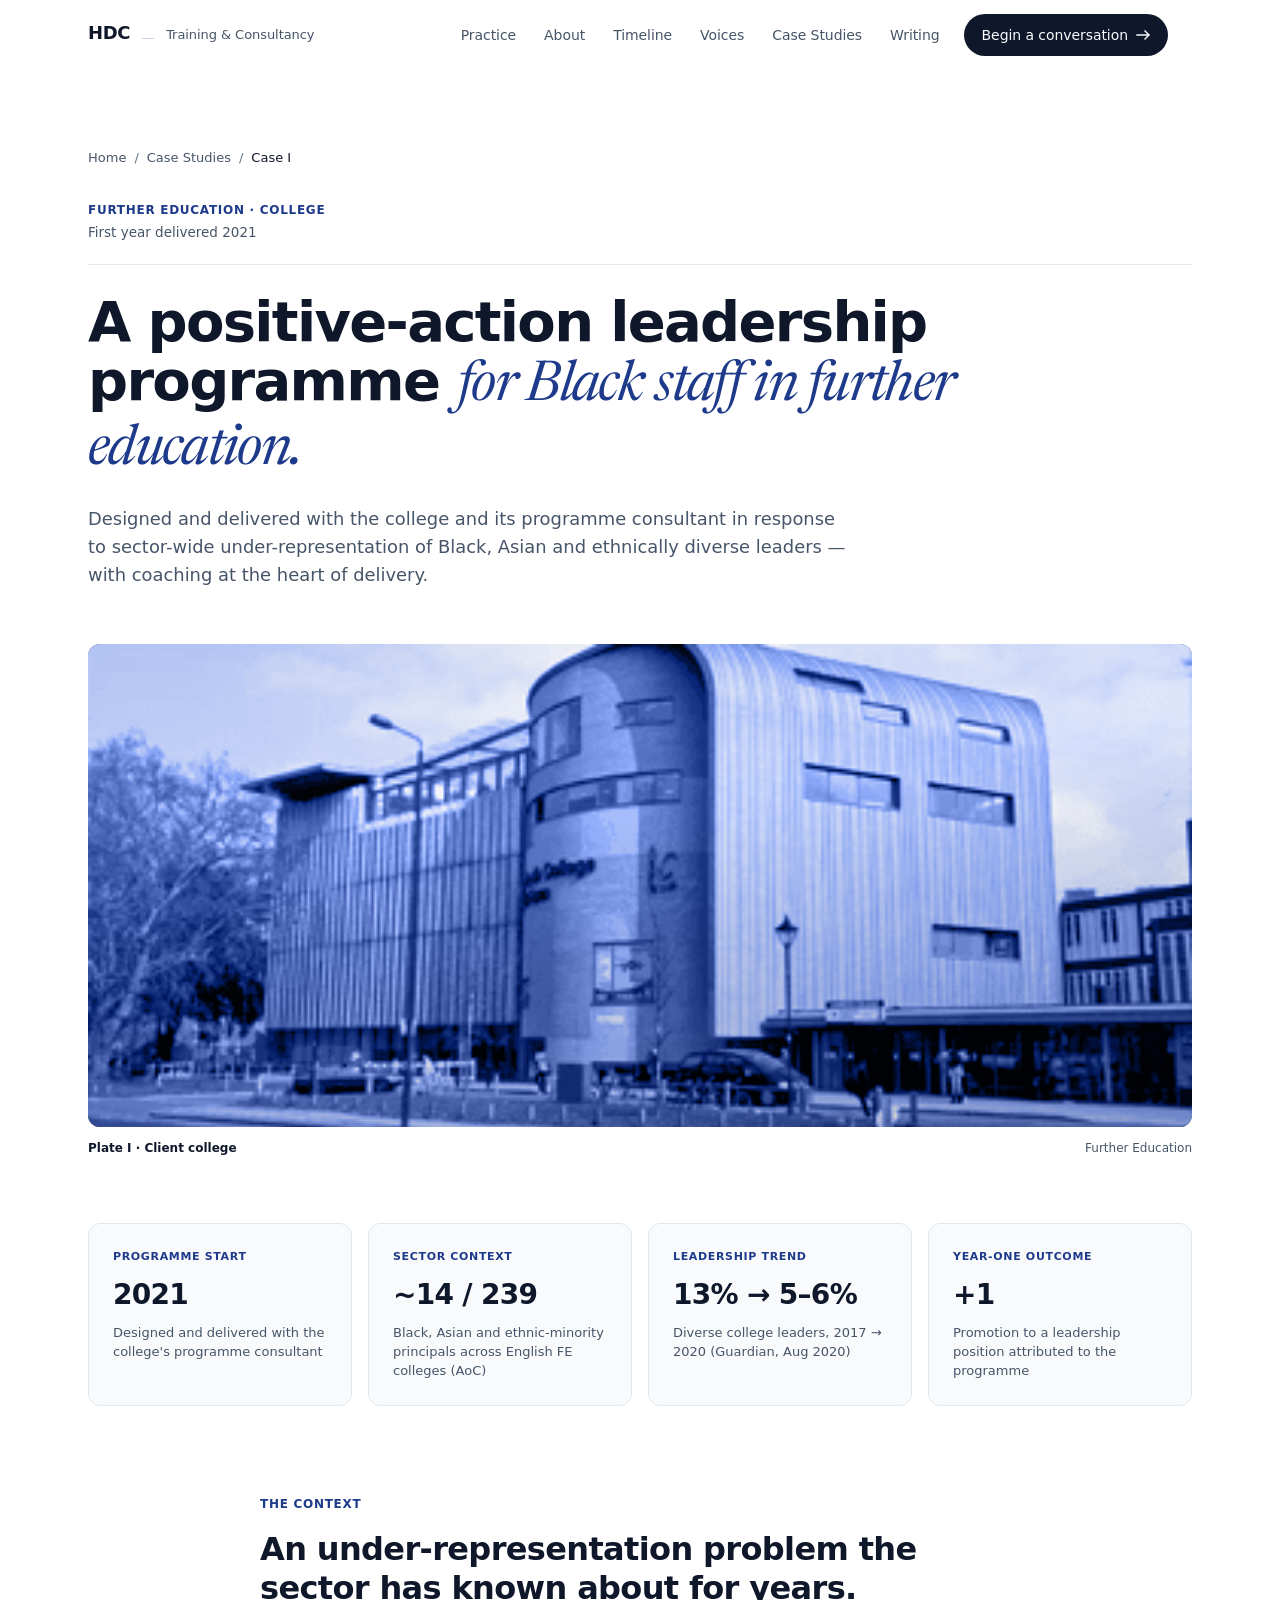
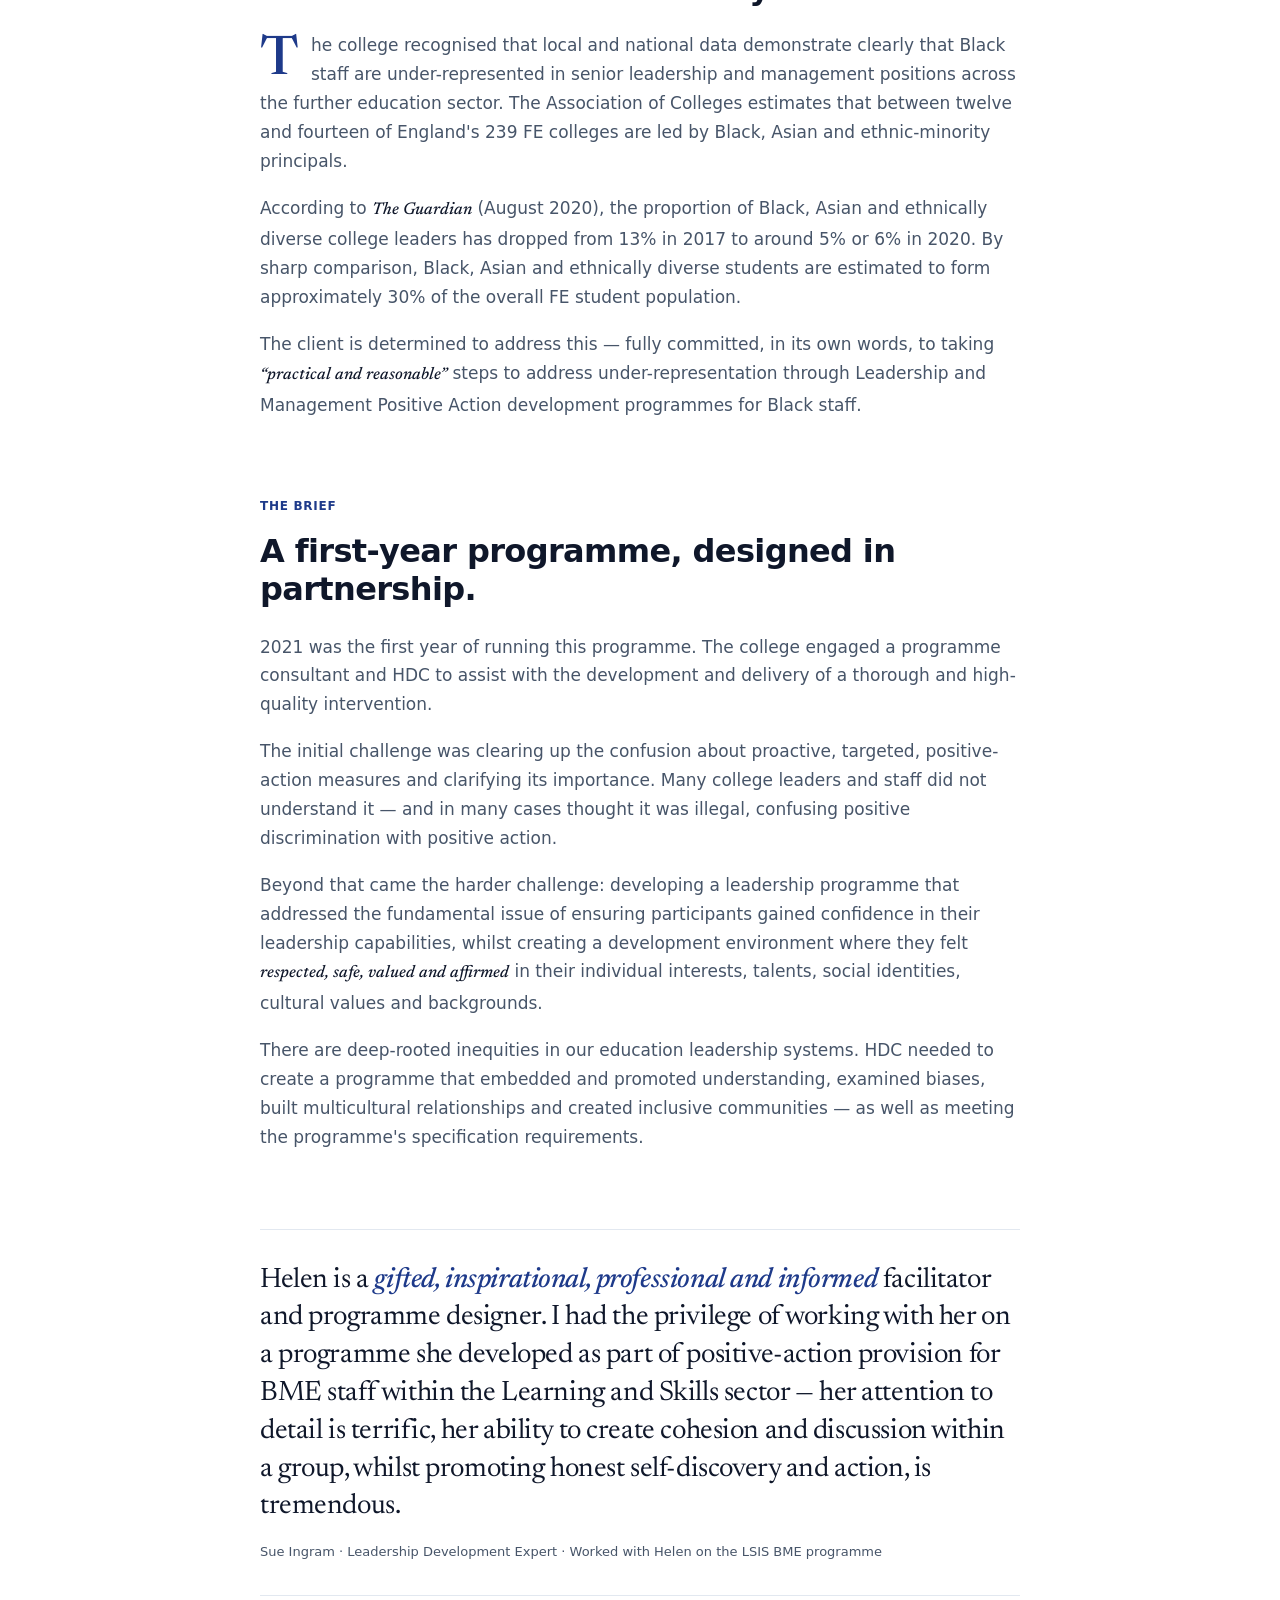
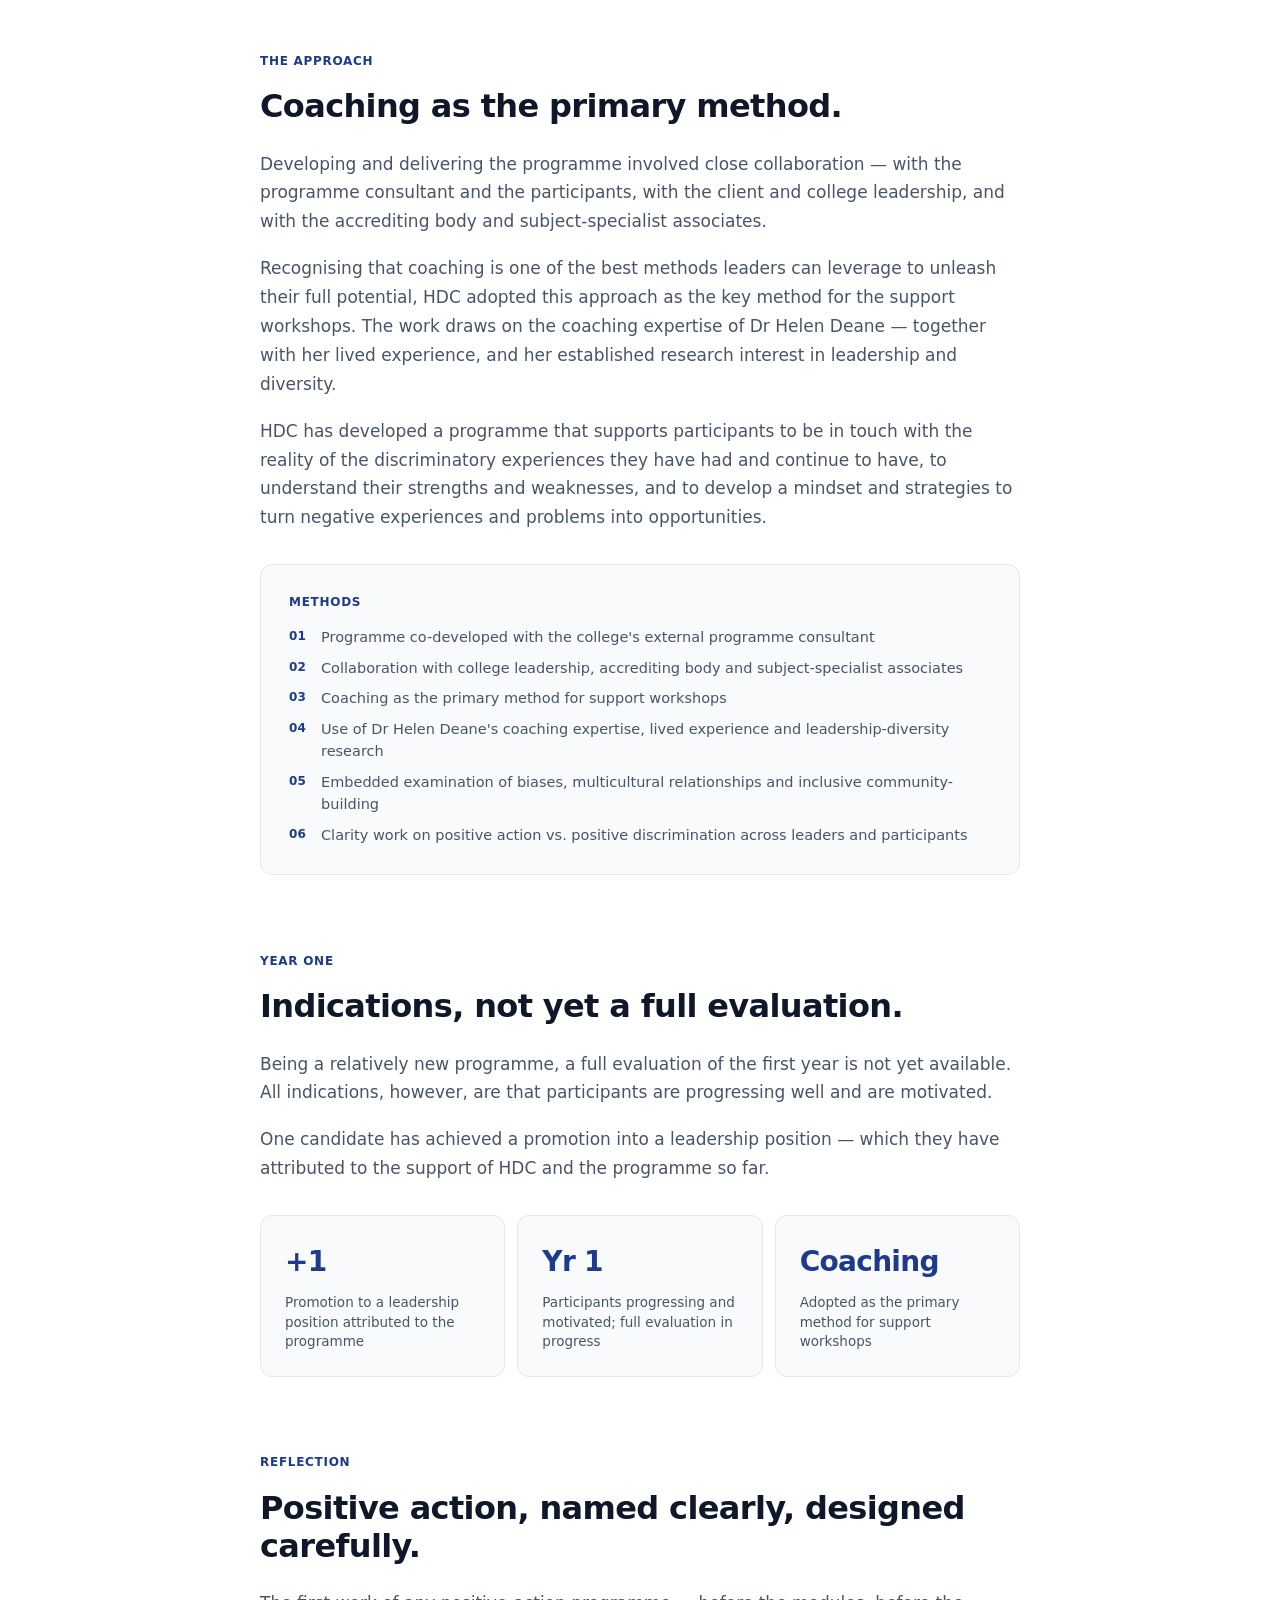
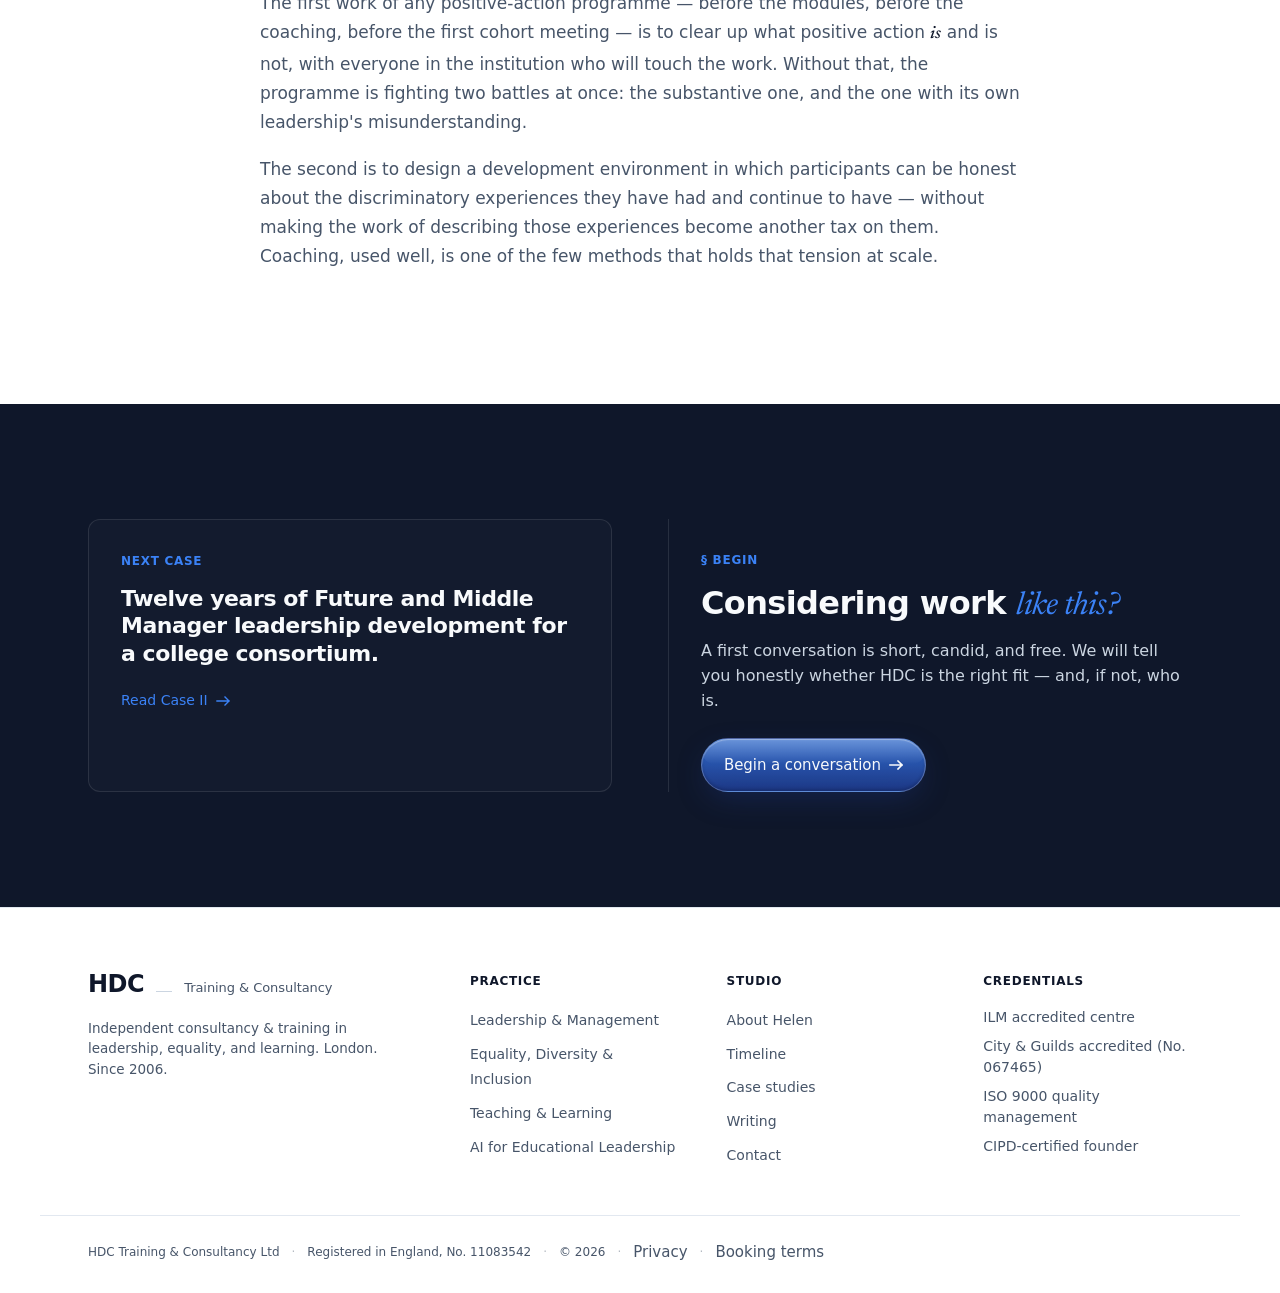
<file: case-i.html>
<!DOCTYPE html>
<html lang="en-GB">
<head>
<meta charset="UTF-8" />
<meta name="viewport" content="width=device-width, initial-scale=1.0" />
<title>Case I — Senior Leadership Representation in FE · HDC Training &amp; Consultancy</title>
<meta name="description" content="A positive-action leadership and management development programme for Black staff at a further education college, designed and delivered by HDC with the college's programme consultant." />
<meta name="theme-color" content="#1F3320" />
<link rel="icon" type="image/svg+xml" href="data:image/svg+xml;utf8,<svg xmlns='http://www.w3.org/2000/svg' viewBox='0 0 64 64'><rect width='64' height='64' fill='%23F2EDDF'/><text x='50%25' y='54%25' dominant-baseline='middle' text-anchor='middle' font-family='Georgia,serif' font-weight='600' font-size='32' fill='%2314130F' letter-spacing='-2'>HDC</text><rect x='10' y='44' width='44' height='1' fill='%231F3320'/></svg>" />
<link rel="preconnect" href="https://fonts.googleapis.com" />
<link rel="preconnect" href="https://fonts.gstatic.com" crossorigin />
<link rel="preconnect" href="https://api.fontshare.com" crossorigin />
<link href="https://fonts.googleapis.com/css2?family=Newsreader:ital,opsz,wght@1,6..72,400..600&display=swap" rel="stylesheet" />
<link rel="stylesheet" href="https://api.fontshare.com/v2/css?f[]=general-sans@400,500,600,700&display=swap" />
<link rel="stylesheet" href="styles.css" />
</head>
<body>

<a class="skip-link" href="#main">Skip to main content</a>

<div class="grain" aria-hidden="true"></div>

<header class="masthead">
  <div class="masthead__inner">
    <a href="index.html" class="logo" aria-label="HDC Training and Consultancy">
      <span class="logo__mark">HDC</span>
      <span class="logo__rule"></span>
      <span class="logo__sub">Training &amp; Consultancy</span>
    </a>
    <nav class="nav" aria-label="Primary">
      <a href="index.html#practice">Practice</a>
      <a href="index.html#about">About</a>
      <a href="index.html#timeline">Timeline</a>
      <a href="index.html#testimonials">Voices</a>
      <a href="index.html#case-studies">Case Studies</a>
      <a href="index.html#publications">Writing</a>
    </nav>
    <a href="index.html#contact" class="masthead__cta">
      <span>Begin a conversation</span>
      <svg width="14" height="10" viewBox="0 0 14 10" fill="none" aria-hidden="true"><path d="M1 5H13M13 5L9 1M13 5L9 9" stroke="currentColor" stroke-width="1.4" stroke-linecap="square"/></svg>
    </a>
    <button class="nav-toggle" type="button" aria-label="Open navigation menu" aria-expanded="false" aria-controls="mobile-nav">
      <span class="nav-toggle__bar"></span>
      <span class="nav-toggle__bar"></span>
      <span class="nav-toggle__bar"></span>
    </button>
  </div>
</header>

<div class="mobile-nav" id="mobile-nav" aria-hidden="true">
  <nav aria-label="Primary mobile">
    <a href="index.html#practice">Practice</a>
    <a href="index.html#about">About</a>
    <a href="index.html#timeline">Timeline</a>
    <a href="index.html#testimonials">Voices</a>
    <a href="index.html#case-studies">Case Studies</a>
    <a href="index.html#publications">Writing</a>
    <a href="index.html#contact" class="mobile-nav__cta">Begin a conversation →</a>
  </nav>
</div>

<main id="main">
<article>

  <!-- ─── HERO ────────────────────────────────────────────────── -->
  <section class="case-hero">
    <nav class="case-breadcrumb" aria-label="Breadcrumb">
      <a href="index.html">Home</a>
      <span class="sep">/</span>
      <a href="index.html#case-studies">Case Studies</a>
      <span class="sep">/</span>
      <span class="here">Case I</span>
    </nav>

    <header class="case-tag">
      <div class="case-tag__no">I</div>
      <div class="case-tag__meta">
        <div class="case-tag__sector">Further Education · College</div>
        <div class="case-tag__years">First year delivered 2021</div>
      </div>
    </header>

    <h1 class="case-hero__title">
      A positive-action leadership programme <em>for Black staff in further education.</em>
    </h1>

    <p class="case-hero__lede">
      Designed and delivered with the college and its programme consultant in response to sector-wide under-representation of Black, Asian and ethnically diverse leaders — with coaching at the heart of delivery.
    </p>

    <div class="case-hero__image">
      <figure>
        <img src="brand/cases/case-i.png" alt="Exterior of a further education college campus building" loading="eager" decoding="async" />
      </figure>
      <figcaption>
        <span>Plate I · Client college</span>
        <span>Further Education</span>
      </figcaption>
    </div>
  </section>

  <!-- ─── FACTS ───────────────────────────────────────────────── -->
  <section class="case-facts" aria-label="At a glance">
    <div class="case-facts__cell">
      <div class="case-facts__k">Programme start</div>
      <div class="case-facts__v">2021</div>
      <div class="case-facts__n">Designed and delivered with the college's programme consultant</div>
    </div>
    <div class="case-facts__cell">
      <div class="case-facts__k">Sector context</div>
      <div class="case-facts__v">~14 / 239</div>
      <div class="case-facts__n">Black, Asian and ethnic-minority principals across English FE colleges (AoC)</div>
    </div>
    <div class="case-facts__cell">
      <div class="case-facts__k">Leadership trend</div>
      <div class="case-facts__v">13% → 5–6%</div>
      <div class="case-facts__n">Diverse college leaders, 2017 → 2020 (Guardian, Aug 2020)</div>
    </div>
    <div class="case-facts__cell">
      <div class="case-facts__k">Year-one outcome</div>
      <div class="case-facts__v">+1</div>
      <div class="case-facts__n">Promotion to a leadership position attributed to the programme</div>
    </div>
  </section>

  <!-- ─── BODY ────────────────────────────────────────────────── -->
  <div class="case-body">
    <div class="case-body__article">

      <section class="case-section">
        <div class="case-subhead">
          <span class="case-subhead__no">§ 01</span>
          <span class="case-subhead__name">The context</span>
        </div>
        <h2>An under-representation problem the sector has known about for years.</h2>
        <div class="case-prose case-prose--lead">
          <p>The college recognised that local and national data demonstrate clearly that Black staff are under-represented in senior leadership and management positions across the further education sector. The Association of Colleges estimates that between twelve and fourteen of England's 239 FE colleges are led by Black, Asian and ethnic-minority principals.</p>
          <p>According to <em>The Guardian</em> (August 2020), the proportion of Black, Asian and ethnically diverse college leaders has dropped from 13% in 2017 to around 5% or 6% in 2020. By sharp comparison, Black, Asian and ethnically diverse students are estimated to form approximately 30% of the overall FE student population.</p>
          <p>The client is determined to address this — fully committed, in its own words, to taking <em>&ldquo;practical and reasonable&rdquo;</em> steps to address under-representation through Leadership and Management Positive Action development programmes for Black staff.</p>
        </div>
      </section>

      <section class="case-section">
        <div class="case-subhead">
          <span class="case-subhead__no">§ 02</span>
          <span class="case-subhead__name">The brief</span>
        </div>
        <h2>A first-year programme, designed in partnership.</h2>
        <div class="case-prose">
          <p>2021 was the first year of running this programme. The college engaged a programme consultant and HDC to assist with the development and delivery of a thorough and high-quality intervention.</p>
          <p>The initial challenge was clearing up the confusion about proactive, targeted, positive-action measures and clarifying its importance. Many college leaders and staff did not understand it — and in many cases thought it was illegal, confusing positive discrimination with positive action.</p>
          <p>Beyond that came the harder challenge: developing a leadership programme that addressed the fundamental issue of ensuring participants gained confidence in their leadership capabilities, whilst creating a development environment where they felt <em>respected, safe, valued and affirmed</em> in their individual interests, talents, social identities, cultural values and backgrounds.</p>
          <p>There are deep-rooted inequities in our education leadership systems. HDC needed to create a programme that embedded and promoted understanding, examined biases, built multicultural relationships and created inclusive communities — as well as meeting the programme's specification requirements.</p>
        </div>
      </section>

      <figure class="pull">
        <blockquote>
          Helen is a <em>gifted, inspirational, professional and informed</em> facilitator and programme designer. I had the privilege of working with her on a programme she developed as part of positive-action provision for BME staff within the Learning and Skills sector — her attention to detail is terrific, her ability to create cohesion and discussion within a group, whilst promoting honest self-discovery and action, is tremendous.
        </blockquote>
        <figcaption>Sue Ingram · Leadership Development Expert · Worked with Helen on the LSIS BME programme</figcaption>
      </figure>

      <section class="case-section">
        <div class="case-subhead">
          <span class="case-subhead__no">§ 03</span>
          <span class="case-subhead__name">The approach</span>
        </div>
        <h2>Coaching as the primary method.</h2>
        <div class="case-prose">
          <p>Developing and delivering the programme involved close collaboration — with the programme consultant and the participants, with the client and college leadership, and with the accrediting body and subject-specialist associates.</p>
          <p>Recognising that coaching is one of the best methods leaders can leverage to unleash their full potential, HDC adopted this approach as the key method for the support workshops. The work draws on the coaching expertise of Dr Helen Deane — together with her lived experience, and her established research interest in leadership and diversity.</p>
          <p>HDC has developed a programme that supports participants to be in touch with the reality of the discriminatory experiences they have had and continue to have, to understand their strengths and weaknesses, and to develop a mindset and strategies to turn negative experiences and problems into opportunities.</p>
        </div>

        <aside class="methods">
          <div class="methods__head">Methods</div>
          <ol>
            <li>Programme co-developed with the college's external programme consultant</li>
            <li>Collaboration with college leadership, accrediting body and subject-specialist associates</li>
            <li>Coaching as the primary method for support workshops</li>
            <li>Use of Dr Helen Deane's coaching expertise, lived experience and leadership-diversity research</li>
            <li>Embedded examination of biases, multicultural relationships and inclusive community-building</li>
            <li>Clarity work on positive action vs. positive discrimination across leaders and participants</li>
          </ol>
        </aside>
      </section>

      <section class="case-section">
        <div class="case-subhead">
          <span class="case-subhead__no">§ 04</span>
          <span class="case-subhead__name">Year one</span>
        </div>
        <h2>Indications, not yet a full evaluation.</h2>
        <div class="case-prose">
          <p>Being a relatively new programme, a full evaluation of the first year is not yet available. All indications, however, are that participants are progressing well and are motivated.</p>
          <p>One candidate has achieved a promotion into a leadership position — which they have attributed to the support of HDC and the programme so far.</p>
        </div>

        <div class="outcomes">
          <div class="outcome">
            <div class="outcome__big">+1</div>
            <div class="outcome__lab">Promotion to a leadership position attributed to the programme</div>
          </div>
          <div class="outcome">
            <div class="outcome__big">Yr 1</div>
            <div class="outcome__lab">Participants progressing and motivated; full evaluation in progress</div>
          </div>
          <div class="outcome">
            <div class="outcome__big">Coaching</div>
            <div class="outcome__lab">Adopted as the primary method for support workshops</div>
          </div>
        </div>
      </section>

      <section class="case-section">
        <div class="case-subhead">
          <span class="case-subhead__no">§ 05</span>
          <span class="case-subhead__name">Reflection</span>
        </div>
        <h2>Positive action, named clearly, designed carefully.</h2>
        <div class="case-prose">
          <p>The first work of any positive-action programme — before the modules, before the coaching, before the first cohort meeting — is to clear up what positive action <em>is</em> and is not, with everyone in the institution who will touch the work. Without that, the programme is fighting two battles at once: the substantive one, and the one with its own leadership's misunderstanding.</p>
          <p>The second is to design a development environment in which participants can be honest about the discriminatory experiences they have had and continue to have — without making the work of describing those experiences become another tax on them. Coaching, used well, is one of the few methods that holds that tension at scale.</p>
        </div>
      </section>

    </div>
  </div>

</article>

<!-- ─── CASE FOOT ──────────────────────────────────────────────── -->
<section class="case-foot">
  <div class="case-foot__inner">
    <div class="next-case">
      <div class="next-case__label">Next case</div>
      <div class="next-case__no">II</div>
      <h3 class="next-case__title">Twelve years of Future and Middle Manager leadership development for a college consortium.</h3>
      <a href="case-ii.html" class="next-case__link">
        Read Case II
        <svg width="14" height="10" viewBox="0 0 14 10" fill="none" aria-hidden="true"><path d="M1 5H13M13 5L9 1M13 5L9 9" stroke="currentColor" stroke-width="1.4" stroke-linecap="square"/></svg>
      </a>
    </div>

    <div class="case-cta">
      <div class="case-cta__eyebrow">§ Begin</div>
      <h3 class="case-cta__title">Considering work <em>like this?</em></h3>
      <p class="case-cta__lede">A first conversation is short, candid, and free. We will tell you honestly whether HDC is the right fit — and, if not, who is.</p>
      <a href="index.html#contact" class="btn btn--solid">
        <span>Begin a conversation</span>
        <svg width="14" height="10" viewBox="0 0 14 10" fill="none" aria-hidden="true"><path d="M1 5H13M13 5L9 1M13 5L9 9" stroke="currentColor" stroke-width="1.6" stroke-linecap="square"/></svg>
      </a>
    </div>
  </div>
</section>

</main>

<!-- ─── FOOTER ───────────────────────────────────────────────── -->
<footer class="footer">
  <div class="footer__inner">
    <div class="footer__col footer__col--mark">
      <div class="logo logo--footer">
        <span class="logo__mark">HDC</span>
        <span class="logo__rule"></span>
        <span class="logo__sub">Training &amp; Consultancy</span>
      </div>
      <p class="footer__tag">Independent consultancy &amp; training in leadership, equality, and learning. London. Since 2006.</p>
    </div>
    <div class="footer__col">
      <h4>Practice</h4>
      <ul>
        <li><a href="index.html#practice">Leadership &amp; Management</a></li>
        <li><a href="index.html#practice">Equality, Diversity &amp; Inclusion</a></li>
        <li><a href="index.html#practice">Teaching &amp; Learning</a></li>
        <li><a href="index.html#practice">AI for Educational Leadership</a></li>
      </ul>
    </div>
    <div class="footer__col">
      <h4>Studio</h4>
      <ul>
        <li><a href="index.html#about">About Helen</a></li>
        <li><a href="index.html#timeline">Timeline</a></li>
        <li><a href="index.html#case-studies">Case studies</a></li>
        <li><a href="index.html#publications">Writing</a></li>
        <li><a href="index.html#contact">Contact</a></li>
      </ul>
    </div>
    <div class="footer__col">
      <h4>Credentials</h4>
      <ul class="footer__creds">
        <li>ILM accredited centre</li>
        <li>City &amp; Guilds accredited (No. 067465)</li>
        <li>ISO 9000 quality management</li>
        <li>CIPD-certified founder</li>
      </ul>
    </div>
  </div>
  <div class="footer__strap">
    <span>HDC Training &amp; Consultancy Ltd</span>
    <span class="dot">·</span>
    <span>Registered in England, No. 11083542</span>
    <span class="dot">·</span>
    <span>© <span id="year">2026</span></span>
    <span class="dot">·</span>
    <a href="#" class="inline-link inline-link--quiet">Privacy</a>
    <span class="dot">·</span>
    <a href="#" class="inline-link inline-link--quiet">Booking terms</a>
  </div>
</footer>

<aside class="mobile-cta" aria-label="Quick contact">
  <a href="tel:+447414144468" class="mobile-cta__btn">
    <svg width="14" height="14" viewBox="0 0 24 24" fill="none" aria-hidden="true"><path d="M22 16.92v3a2 2 0 0 1-2.18 2 19.79 19.79 0 0 1-8.63-3.07 19.5 19.5 0 0 1-6-6 19.79 19.79 0 0 1-3.07-8.67A2 2 0 0 1 4.11 2h3a2 2 0 0 1 2 1.72c.13.96.37 1.9.72 2.81a2 2 0 0 1-.45 2.11L8.09 9.91a16 16 0 0 0 6 6l1.27-1.27a2 2 0 0 1 2.11-.45c.91.35 1.85.59 2.81.72A2 2 0 0 1 22 16.92Z" stroke="currentColor" stroke-width="1.7" stroke-linecap="round" stroke-linejoin="round"/></svg>
    <span>Call</span>
  </a>
  <a href="mailto:info@hdconsultants.org.uk" class="mobile-cta__btn">
    <svg width="14" height="14" viewBox="0 0 24 24" fill="none" aria-hidden="true"><path d="M4 4h16c1.1 0 2 .9 2 2v12c0 1.1-.9 2-2 2H4c-1.1 0-2-.9-2-2V6c0-1.1.9-2 2-2Z" stroke="currentColor" stroke-width="1.7" stroke-linecap="round" stroke-linejoin="round"/><path d="m22 6-10 7L2 6" stroke="currentColor" stroke-width="1.7" stroke-linecap="round" stroke-linejoin="round"/></svg>
    <span>Email</span>
  </a>
  <a href="index.html#contact" class="mobile-cta__btn mobile-cta__btn--primary">
    <span>Begin a conversation</span>
    <svg width="12" height="9" viewBox="0 0 14 10" fill="none" aria-hidden="true"><path d="M1 5H13M13 5L9 1M13 5L9 9" stroke="currentColor" stroke-width="1.6" stroke-linecap="square"/></svg>
  </a>
</aside>

<script src="script.js"></script>
</body>
</html>
</file>
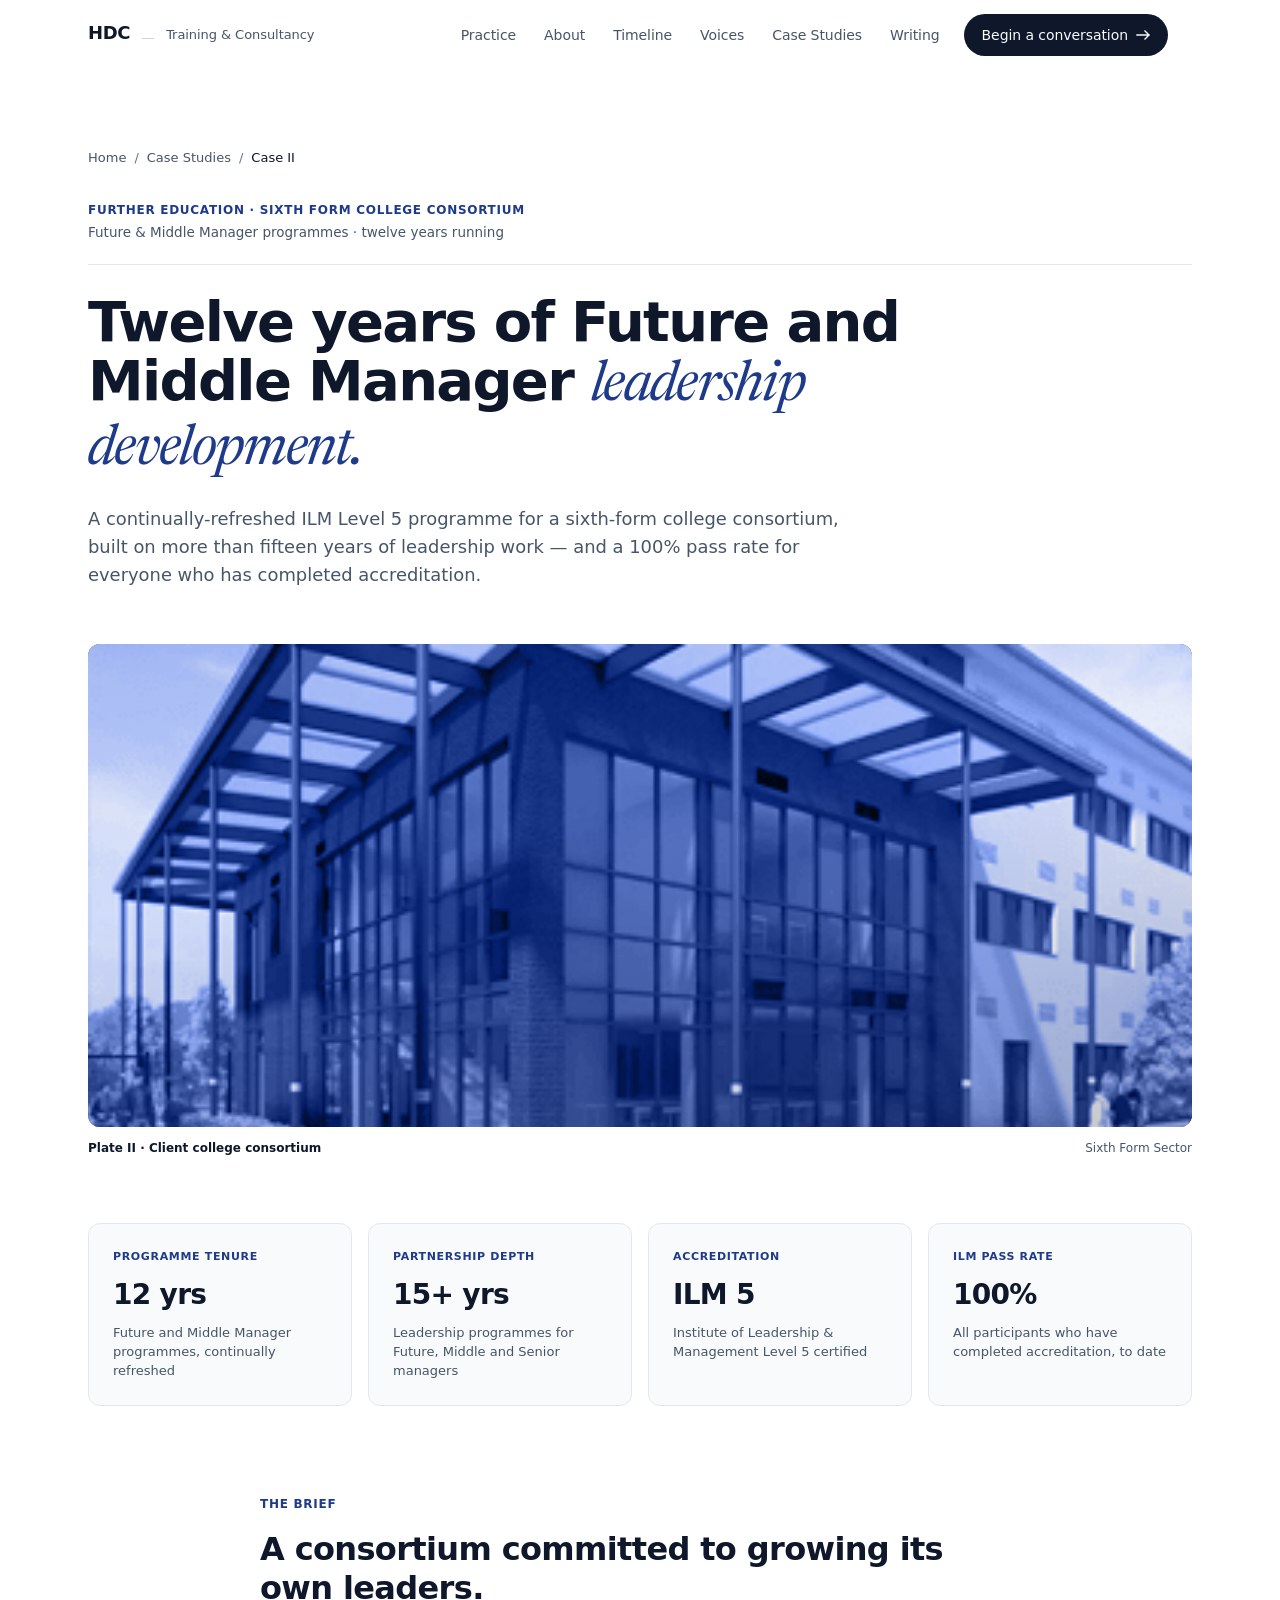
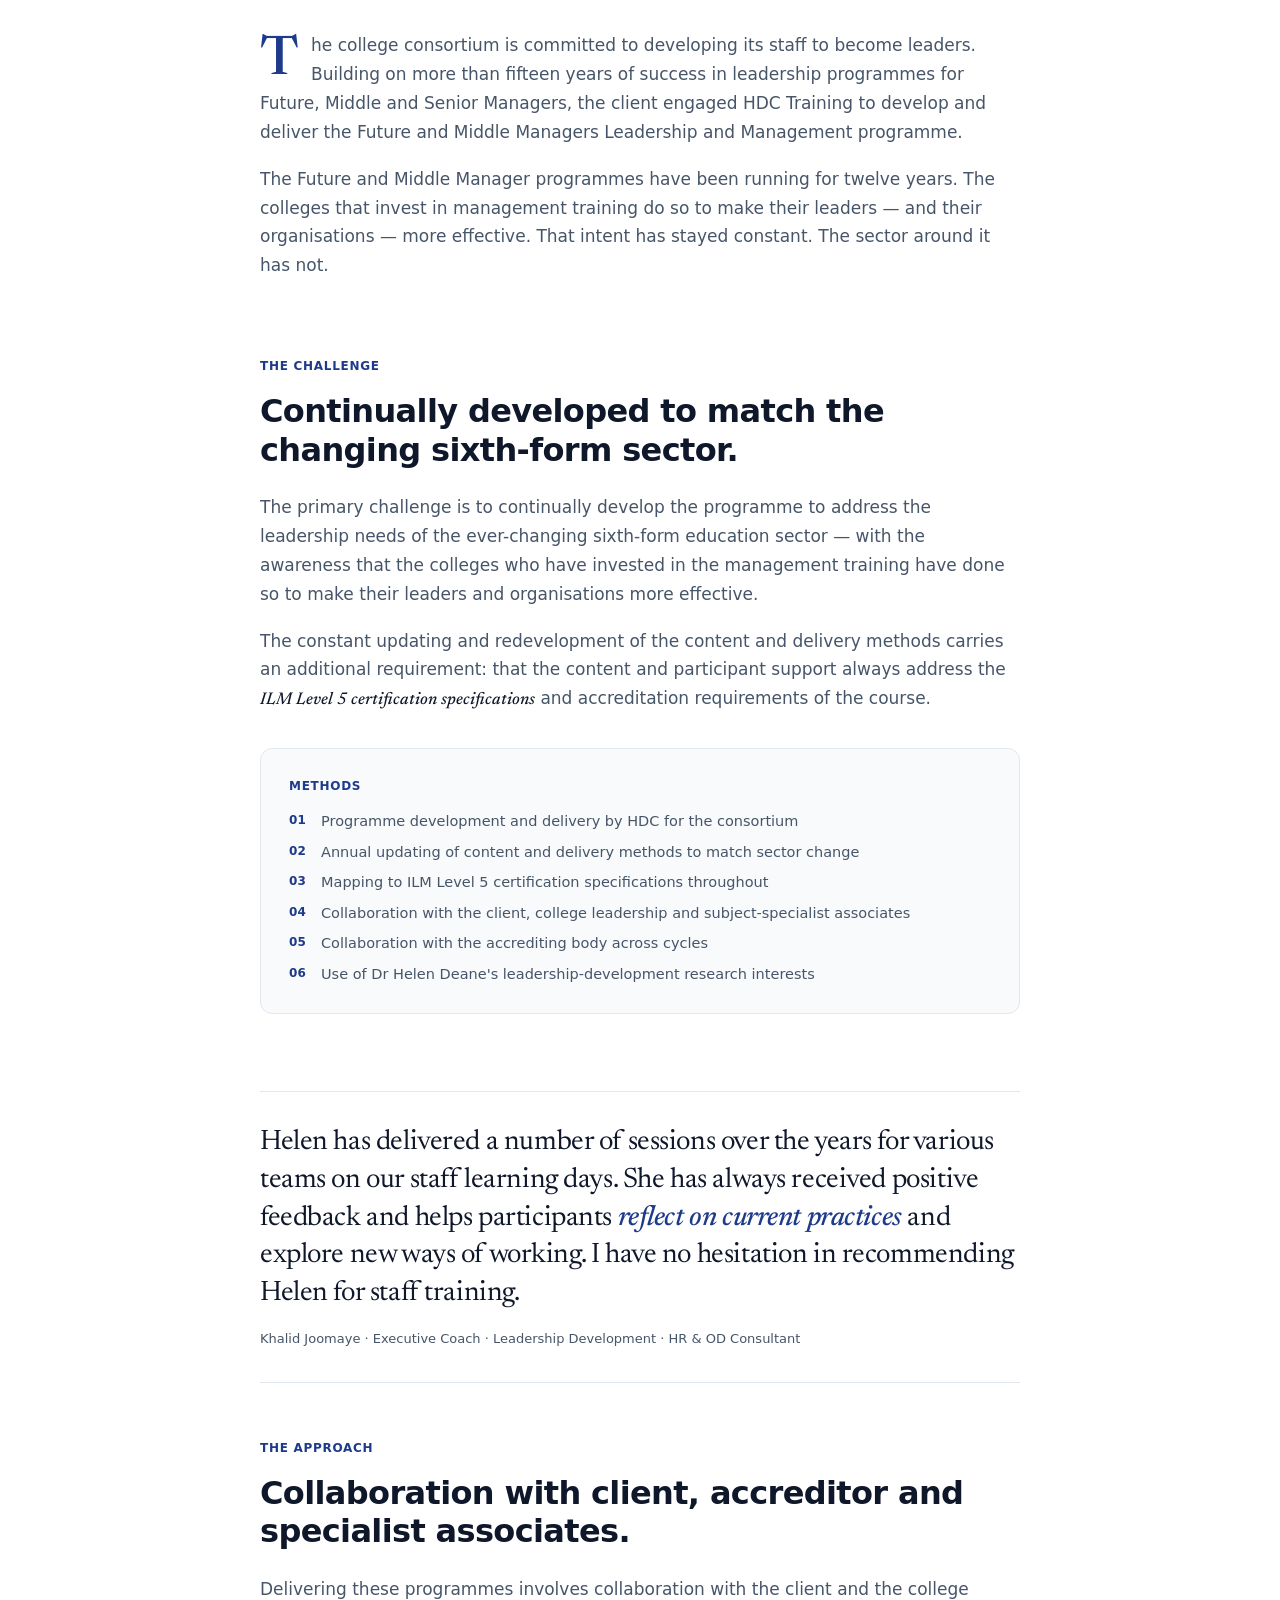
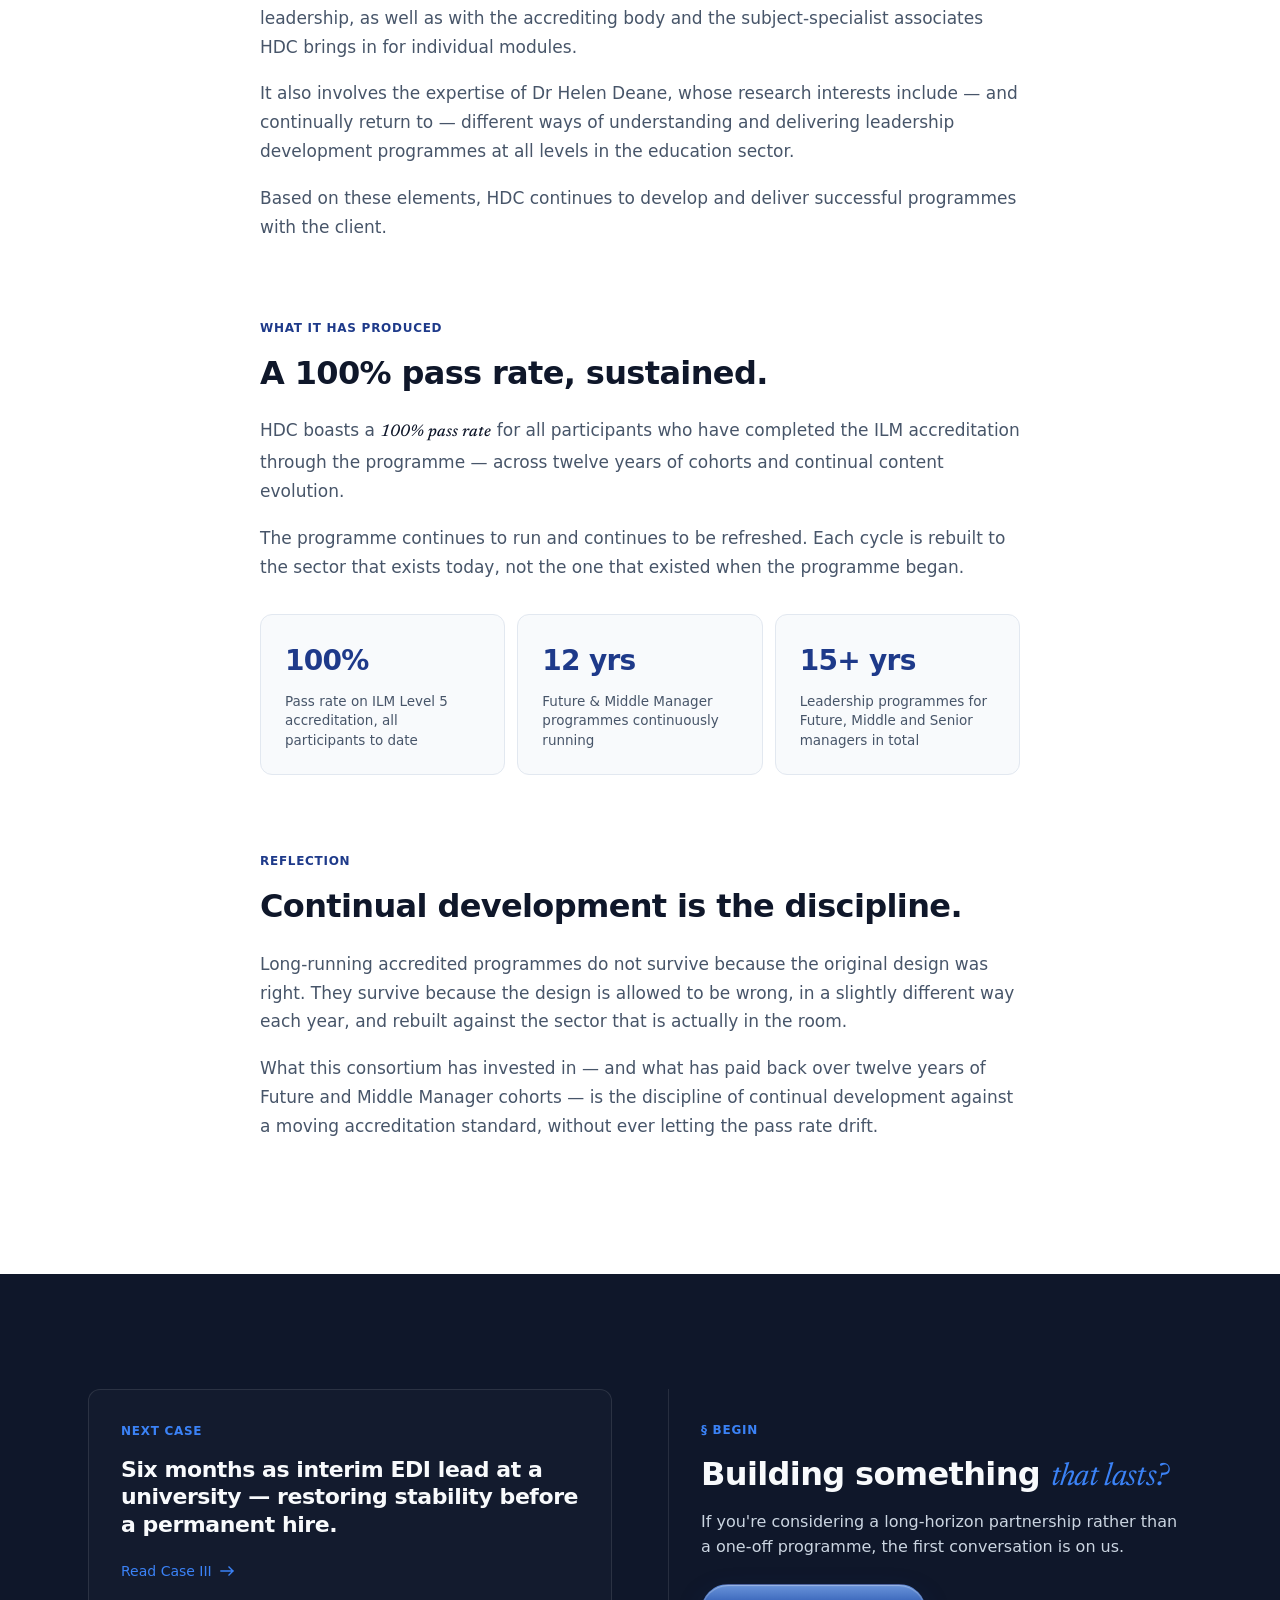
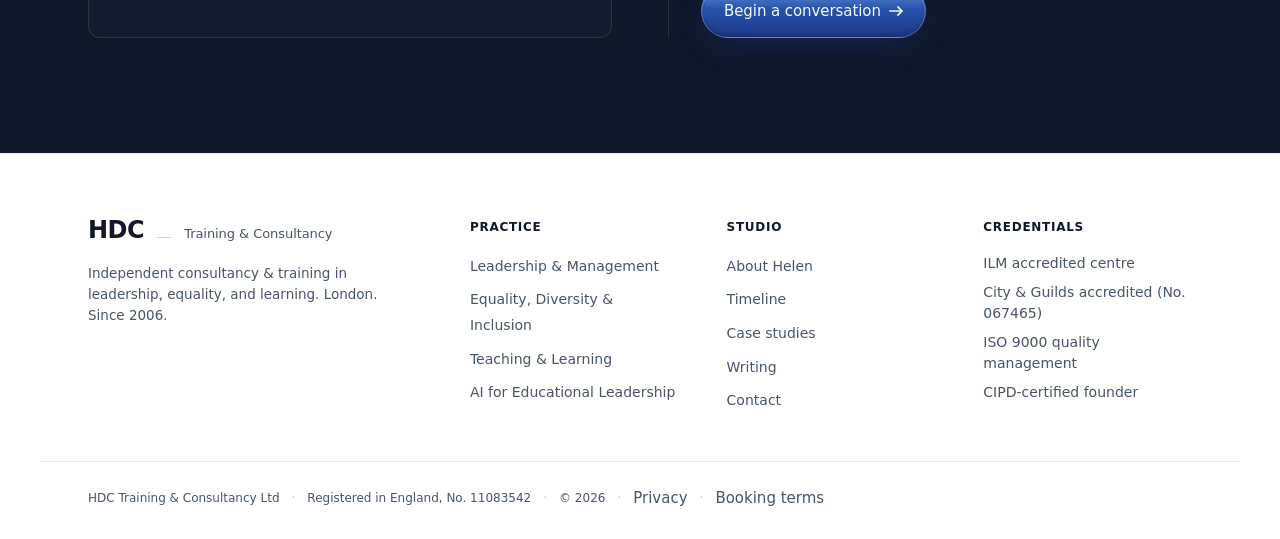
<file: case-ii.html>
<!DOCTYPE html>
<html lang="en-GB">
<head>
<meta charset="UTF-8" />
<meta name="viewport" content="width=device-width, initial-scale=1.0" />
<title>Case II — A Fifteen-Year Leadership Partnership · HDC Training &amp; Consultancy</title>
<meta name="description" content="A fifteen-year partnership with a college consortium, designing leadership programmes for future, middle and senior managers across member institutions." />
<meta name="theme-color" content="#1F3320" />
<link rel="icon" type="image/svg+xml" href="data:image/svg+xml;utf8,<svg xmlns='http://www.w3.org/2000/svg' viewBox='0 0 64 64'><rect width='64' height='64' fill='%23F2EDDF'/><text x='50%25' y='54%25' dominant-baseline='middle' text-anchor='middle' font-family='Georgia,serif' font-weight='600' font-size='32' fill='%2314130F' letter-spacing='-2'>HDC</text><rect x='10' y='44' width='44' height='1' fill='%231F3320'/></svg>" />
<link rel="preconnect" href="https://fonts.googleapis.com" />
<link rel="preconnect" href="https://fonts.gstatic.com" crossorigin />
<link rel="preconnect" href="https://api.fontshare.com" crossorigin />
<link href="https://fonts.googleapis.com/css2?family=Newsreader:ital,opsz,wght@1,6..72,400..600&display=swap" rel="stylesheet" />
<link rel="stylesheet" href="https://api.fontshare.com/v2/css?f[]=general-sans@400,500,600,700&display=swap" />
<link rel="stylesheet" href="styles.css" />
</head>
<body>

<a class="skip-link" href="#main">Skip to main content</a>

<div class="grain" aria-hidden="true"></div>

<header class="masthead">
  <div class="masthead__inner">
    <a href="index.html" class="logo" aria-label="HDC Training and Consultancy">
      <span class="logo__mark">HDC</span>
      <span class="logo__rule"></span>
      <span class="logo__sub">Training &amp; Consultancy</span>
    </a>
    <nav class="nav" aria-label="Primary">
      <a href="index.html#practice">Practice</a>
      <a href="index.html#about">About</a>
      <a href="index.html#timeline">Timeline</a>
      <a href="index.html#testimonials">Voices</a>
      <a href="index.html#case-studies">Case Studies</a>
      <a href="index.html#publications">Writing</a>
    </nav>
    <a href="index.html#contact" class="masthead__cta">
      <span>Begin a conversation</span>
      <svg width="14" height="10" viewBox="0 0 14 10" fill="none" aria-hidden="true"><path d="M1 5H13M13 5L9 1M13 5L9 9" stroke="currentColor" stroke-width="1.4" stroke-linecap="square"/></svg>
    </a>
    <button class="nav-toggle" type="button" aria-label="Open navigation menu" aria-expanded="false" aria-controls="mobile-nav">
      <span class="nav-toggle__bar"></span>
      <span class="nav-toggle__bar"></span>
      <span class="nav-toggle__bar"></span>
    </button>
  </div>
</header>

<div class="mobile-nav" id="mobile-nav" aria-hidden="true">
  <nav aria-label="Primary mobile">
    <a href="index.html#practice">Practice</a>
    <a href="index.html#about">About</a>
    <a href="index.html#timeline">Timeline</a>
    <a href="index.html#testimonials">Voices</a>
    <a href="index.html#case-studies">Case Studies</a>
    <a href="index.html#publications">Writing</a>
    <a href="index.html#contact" class="mobile-nav__cta">Begin a conversation →</a>
  </nav>
</div>

<main id="main">
<article>

  <section class="case-hero">
    <nav class="case-breadcrumb" aria-label="Breadcrumb">
      <a href="index.html">Home</a>
      <span class="sep">/</span>
      <a href="index.html#case-studies">Case Studies</a>
      <span class="sep">/</span>
      <span class="here">Case II</span>
    </nav>

    <header class="case-tag">
      <div class="case-tag__no">II</div>
      <div class="case-tag__meta">
        <div class="case-tag__sector">Further Education · Sixth Form College Consortium</div>
        <div class="case-tag__years">Future &amp; Middle Manager programmes · twelve years running</div>
      </div>
    </header>

    <h1 class="case-hero__title">
      Twelve years of Future and Middle Manager <em>leadership development.</em>
    </h1>

    <p class="case-hero__lede">
      A continually-refreshed ILM Level 5 programme for a sixth-form college consortium, built on more than fifteen years of leadership work — and a 100% pass rate for everyone who has completed accreditation.
    </p>

    <div class="case-hero__image">
      <figure>
        <img src="brand/cases/case-ii.png" alt="Exterior of a sixth-form college building" loading="eager" decoding="async" />
      </figure>
      <figcaption>
        <span>Plate II · Client college consortium</span>
        <span>Sixth Form Sector</span>
      </figcaption>
    </div>
  </section>

  <section class="case-facts" aria-label="At a glance">
    <div class="case-facts__cell">
      <div class="case-facts__k">Programme tenure</div>
      <div class="case-facts__v">12 yrs</div>
      <div class="case-facts__n">Future and Middle Manager programmes, continually refreshed</div>
    </div>
    <div class="case-facts__cell">
      <div class="case-facts__k">Partnership depth</div>
      <div class="case-facts__v">15+ yrs</div>
      <div class="case-facts__n">Leadership programmes for Future, Middle and Senior managers</div>
    </div>
    <div class="case-facts__cell">
      <div class="case-facts__k">Accreditation</div>
      <div class="case-facts__v">ILM 5</div>
      <div class="case-facts__n">Institute of Leadership &amp; Management Level 5 certified</div>
    </div>
    <div class="case-facts__cell">
      <div class="case-facts__k">ILM pass rate</div>
      <div class="case-facts__v">100%</div>
      <div class="case-facts__n">All participants who have completed accreditation, to date</div>
    </div>
  </section>

  <div class="case-body">
    <div class="case-body__article">

      <section class="case-section">
        <div class="case-subhead">
          <span class="case-subhead__no">§ 01</span>
          <span class="case-subhead__name">The brief</span>
        </div>
        <h2>A consortium committed to growing its own leaders.</h2>
        <div class="case-prose case-prose--lead">
          <p>The college consortium is committed to developing its staff to become leaders. Building on more than fifteen years of success in leadership programmes for Future, Middle and Senior Managers, the client engaged HDC Training to develop and deliver the Future and Middle Managers Leadership and Management programme.</p>
          <p>The Future and Middle Manager programmes have been running for twelve years. The colleges that invest in management training do so to make their leaders — and their organisations — more effective. That intent has stayed constant. The sector around it has not.</p>
        </div>
      </section>

      <section class="case-section">
        <div class="case-subhead">
          <span class="case-subhead__no">§ 02</span>
          <span class="case-subhead__name">The challenge</span>
        </div>
        <h2>Continually developed to match the changing sixth-form sector.</h2>
        <div class="case-prose">
          <p>The primary challenge is to continually develop the programme to address the leadership needs of the ever-changing sixth-form education sector — with the awareness that the colleges who have invested in the management training have done so to make their leaders and organisations more effective.</p>
          <p>The constant updating and redevelopment of the content and delivery methods carries an additional requirement: that the content and participant support always address the <em>ILM Level 5 certification specifications</em> and accreditation requirements of the course.</p>
        </div>

        <aside class="methods">
          <div class="methods__head">Methods</div>
          <ol>
            <li>Programme development and delivery by HDC for the consortium</li>
            <li>Annual updating of content and delivery methods to match sector change</li>
            <li>Mapping to ILM Level 5 certification specifications throughout</li>
            <li>Collaboration with the client, college leadership and subject-specialist associates</li>
            <li>Collaboration with the accrediting body across cycles</li>
            <li>Use of Dr Helen Deane's leadership-development research interests</li>
          </ol>
        </aside>
      </section>

      <figure class="pull">
        <blockquote>
          Helen has delivered a number of sessions over the years for various teams on our staff learning days. She has always received positive feedback and helps participants <em>reflect on current practices</em> and explore new ways of working. I have no hesitation in recommending Helen for staff training.
        </blockquote>
        <figcaption>Khalid Joomaye · Executive Coach · Leadership Development · HR &amp; OD Consultant</figcaption>
      </figure>

      <section class="case-section">
        <div class="case-subhead">
          <span class="case-subhead__no">§ 03</span>
          <span class="case-subhead__name">The approach</span>
        </div>
        <h2>Collaboration with client, accreditor and specialist associates.</h2>
        <div class="case-prose">
          <p>Delivering these programmes involves collaboration with the client and the college leadership, as well as with the accrediting body and the subject-specialist associates HDC brings in for individual modules.</p>
          <p>It also involves the expertise of Dr Helen Deane, whose research interests include — and continually return to — different ways of understanding and delivering leadership development programmes at all levels in the education sector.</p>
          <p>Based on these elements, HDC continues to develop and deliver successful programmes with the client.</p>
        </div>
      </section>

      <section class="case-section">
        <div class="case-subhead">
          <span class="case-subhead__no">§ 04</span>
          <span class="case-subhead__name">What it has produced</span>
        </div>
        <h2>A 100% pass rate, sustained.</h2>
        <div class="case-prose">
          <p>HDC boasts a <em>100% pass rate</em> for all participants who have completed the ILM accreditation through the programme — across twelve years of cohorts and continual content evolution.</p>
          <p>The programme continues to run and continues to be refreshed. Each cycle is rebuilt to the sector that exists today, not the one that existed when the programme began.</p>
        </div>

        <div class="outcomes">
          <div class="outcome">
            <div class="outcome__big">100%</div>
            <div class="outcome__lab">Pass rate on ILM Level 5 accreditation, all participants to date</div>
          </div>
          <div class="outcome">
            <div class="outcome__big">12 yrs</div>
            <div class="outcome__lab">Future &amp; Middle Manager programmes continuously running</div>
          </div>
          <div class="outcome">
            <div class="outcome__big">15+ yrs</div>
            <div class="outcome__lab">Leadership programmes for Future, Middle and Senior managers in total</div>
          </div>
        </div>
      </section>

      <section class="case-section">
        <div class="case-subhead">
          <span class="case-subhead__no">§ 05</span>
          <span class="case-subhead__name">Reflection</span>
        </div>
        <h2>Continual development is the discipline.</h2>
        <div class="case-prose">
          <p>Long-running accredited programmes do not survive because the original design was right. They survive because the design is allowed to be wrong, in a slightly different way each year, and rebuilt against the sector that is actually in the room.</p>
          <p>What this consortium has invested in — and what has paid back over twelve years of Future and Middle Manager cohorts — is the discipline of continual development against a moving accreditation standard, without ever letting the pass rate drift.</p>
        </div>
      </section>

    </div>
  </div>

</article>

<section class="case-foot">
  <div class="case-foot__inner">
    <div class="next-case">
      <div class="next-case__label">Next case</div>
      <div class="next-case__no">III</div>
      <h3 class="next-case__title">Six months as interim EDI lead at a university — restoring stability before a permanent hire.</h3>
      <a href="case-iii.html" class="next-case__link">
        Read Case III
        <svg width="14" height="10" viewBox="0 0 14 10" fill="none" aria-hidden="true"><path d="M1 5H13M13 5L9 1M13 5L9 9" stroke="currentColor" stroke-width="1.4" stroke-linecap="square"/></svg>
      </a>
    </div>

    <div class="case-cta">
      <div class="case-cta__eyebrow">§ Begin</div>
      <h3 class="case-cta__title">Building something <em>that lasts?</em></h3>
      <p class="case-cta__lede">If you're considering a long-horizon partnership rather than a one-off programme, the first conversation is on us.</p>
      <a href="index.html#contact" class="btn btn--solid">
        <span>Begin a conversation</span>
        <svg width="14" height="10" viewBox="0 0 14 10" fill="none" aria-hidden="true"><path d="M1 5H13M13 5L9 1M13 5L9 9" stroke="currentColor" stroke-width="1.6" stroke-linecap="square"/></svg>
      </a>
    </div>
  </div>
</section>

</main>

<footer class="footer">
  <div class="footer__inner">
    <div class="footer__col footer__col--mark">
      <div class="logo logo--footer">
        <span class="logo__mark">HDC</span>
        <span class="logo__rule"></span>
        <span class="logo__sub">Training &amp; Consultancy</span>
      </div>
      <p class="footer__tag">Independent consultancy &amp; training in leadership, equality, and learning. London. Since 2006.</p>
    </div>
    <div class="footer__col">
      <h4>Practice</h4>
      <ul>
        <li><a href="index.html#practice">Leadership &amp; Management</a></li>
        <li><a href="index.html#practice">Equality, Diversity &amp; Inclusion</a></li>
        <li><a href="index.html#practice">Teaching &amp; Learning</a></li>
        <li><a href="index.html#practice">AI for Educational Leadership</a></li>
      </ul>
    </div>
    <div class="footer__col">
      <h4>Studio</h4>
      <ul>
        <li><a href="index.html#about">About Helen</a></li>
        <li><a href="index.html#timeline">Timeline</a></li>
        <li><a href="index.html#case-studies">Case studies</a></li>
        <li><a href="index.html#publications">Writing</a></li>
        <li><a href="index.html#contact">Contact</a></li>
      </ul>
    </div>
    <div class="footer__col">
      <h4>Credentials</h4>
      <ul class="footer__creds">
        <li>ILM accredited centre</li>
        <li>City &amp; Guilds accredited (No. 067465)</li>
        <li>ISO 9000 quality management</li>
        <li>CIPD-certified founder</li>
      </ul>
    </div>
  </div>
  <div class="footer__strap">
    <span>HDC Training &amp; Consultancy Ltd</span>
    <span class="dot">·</span>
    <span>Registered in England, No. 11083542</span>
    <span class="dot">·</span>
    <span>© <span id="year">2026</span></span>
    <span class="dot">·</span>
    <a href="#" class="inline-link inline-link--quiet">Privacy</a>
    <span class="dot">·</span>
    <a href="#" class="inline-link inline-link--quiet">Booking terms</a>
  </div>
</footer>

<aside class="mobile-cta" aria-label="Quick contact">
  <a href="tel:+447414144468" class="mobile-cta__btn">
    <svg width="14" height="14" viewBox="0 0 24 24" fill="none" aria-hidden="true"><path d="M22 16.92v3a2 2 0 0 1-2.18 2 19.79 19.79 0 0 1-8.63-3.07 19.5 19.5 0 0 1-6-6 19.79 19.79 0 0 1-3.07-8.67A2 2 0 0 1 4.11 2h3a2 2 0 0 1 2 1.72c.13.96.37 1.9.72 2.81a2 2 0 0 1-.45 2.11L8.09 9.91a16 16 0 0 0 6 6l1.27-1.27a2 2 0 0 1 2.11-.45c.91.35 1.85.59 2.81.72A2 2 0 0 1 22 16.92Z" stroke="currentColor" stroke-width="1.7" stroke-linecap="round" stroke-linejoin="round"/></svg>
    <span>Call</span>
  </a>
  <a href="mailto:info@hdconsultants.org.uk" class="mobile-cta__btn">
    <svg width="14" height="14" viewBox="0 0 24 24" fill="none" aria-hidden="true"><path d="M4 4h16c1.1 0 2 .9 2 2v12c0 1.1-.9 2-2 2H4c-1.1 0-2-.9-2-2V6c0-1.1.9-2 2-2Z" stroke="currentColor" stroke-width="1.7" stroke-linecap="round" stroke-linejoin="round"/><path d="m22 6-10 7L2 6" stroke="currentColor" stroke-width="1.7" stroke-linecap="round" stroke-linejoin="round"/></svg>
    <span>Email</span>
  </a>
  <a href="index.html#contact" class="mobile-cta__btn mobile-cta__btn--primary">
    <span>Begin a conversation</span>
    <svg width="12" height="9" viewBox="0 0 14 10" fill="none" aria-hidden="true"><path d="M1 5H13M13 5L9 1M13 5L9 9" stroke="currentColor" stroke-width="1.6" stroke-linecap="square"/></svg>
  </a>
</aside>

<script src="script.js"></script>
</body>
</html>
</file>
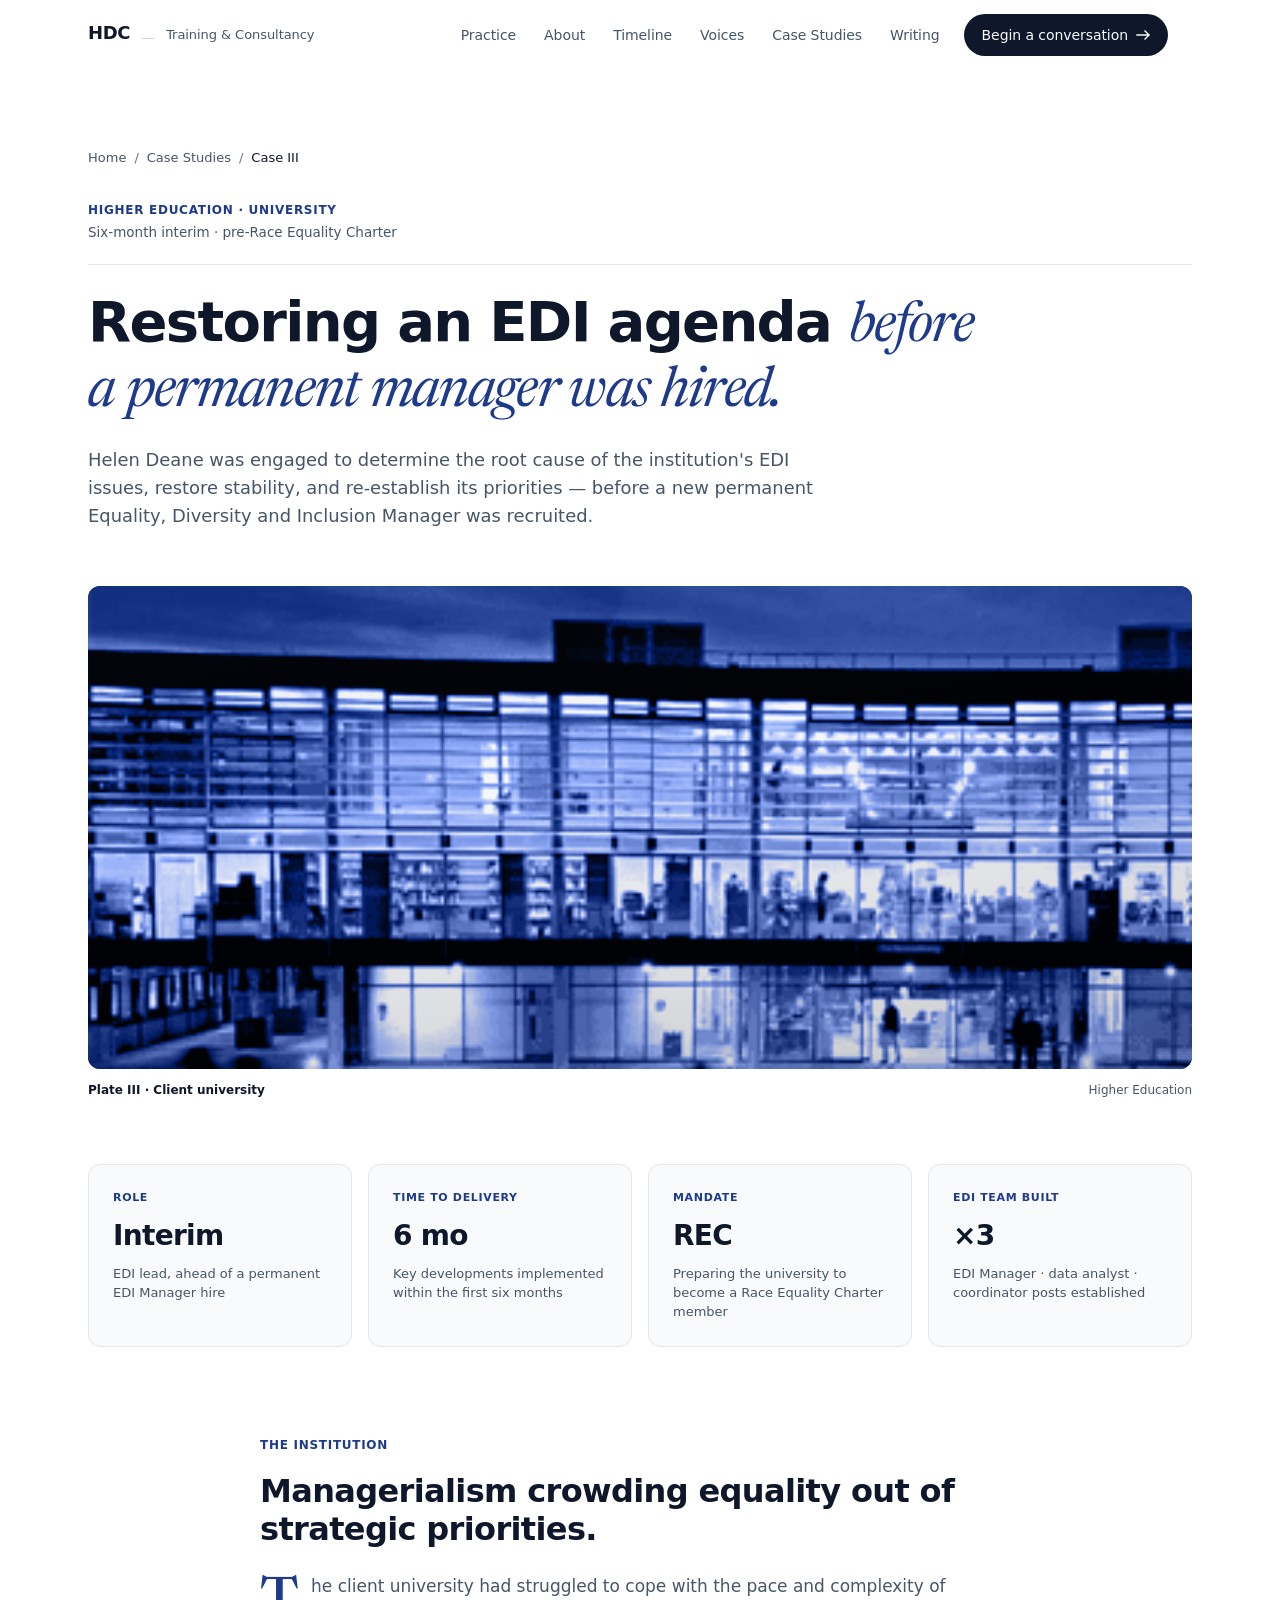
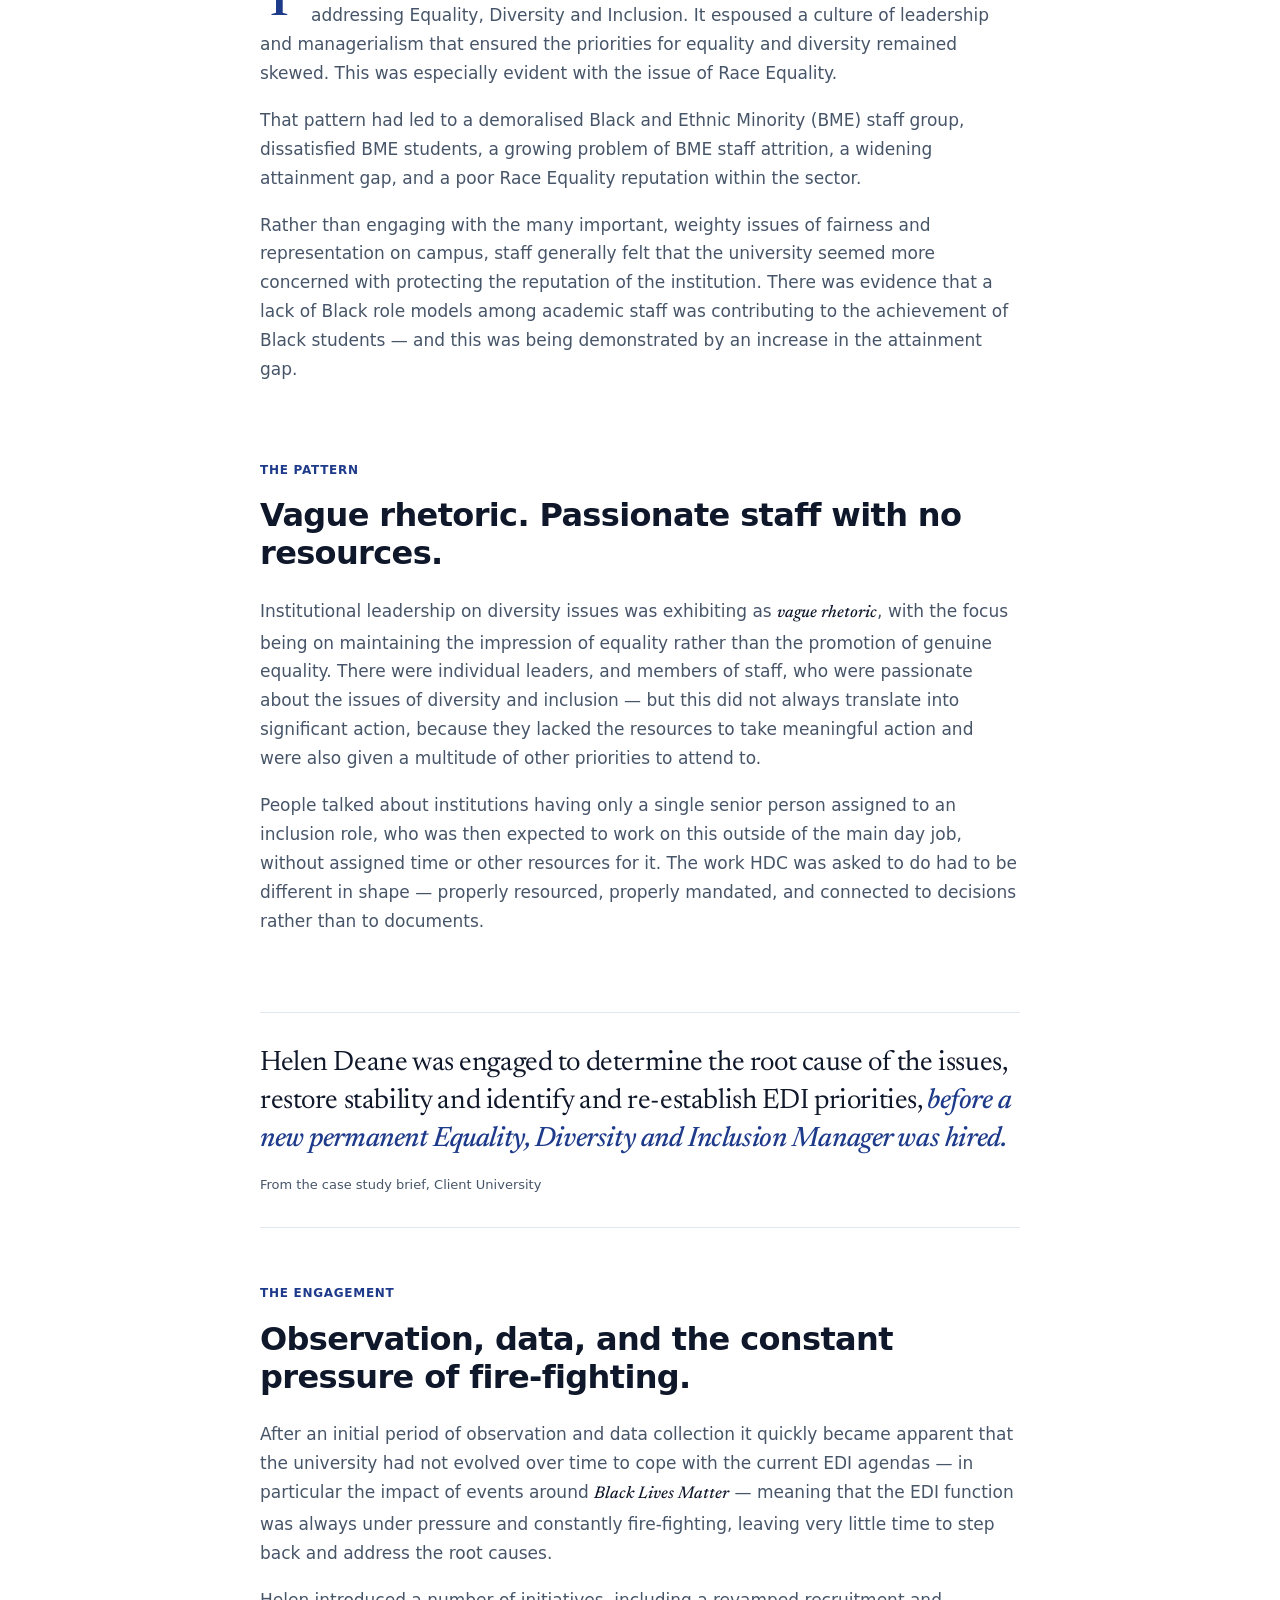
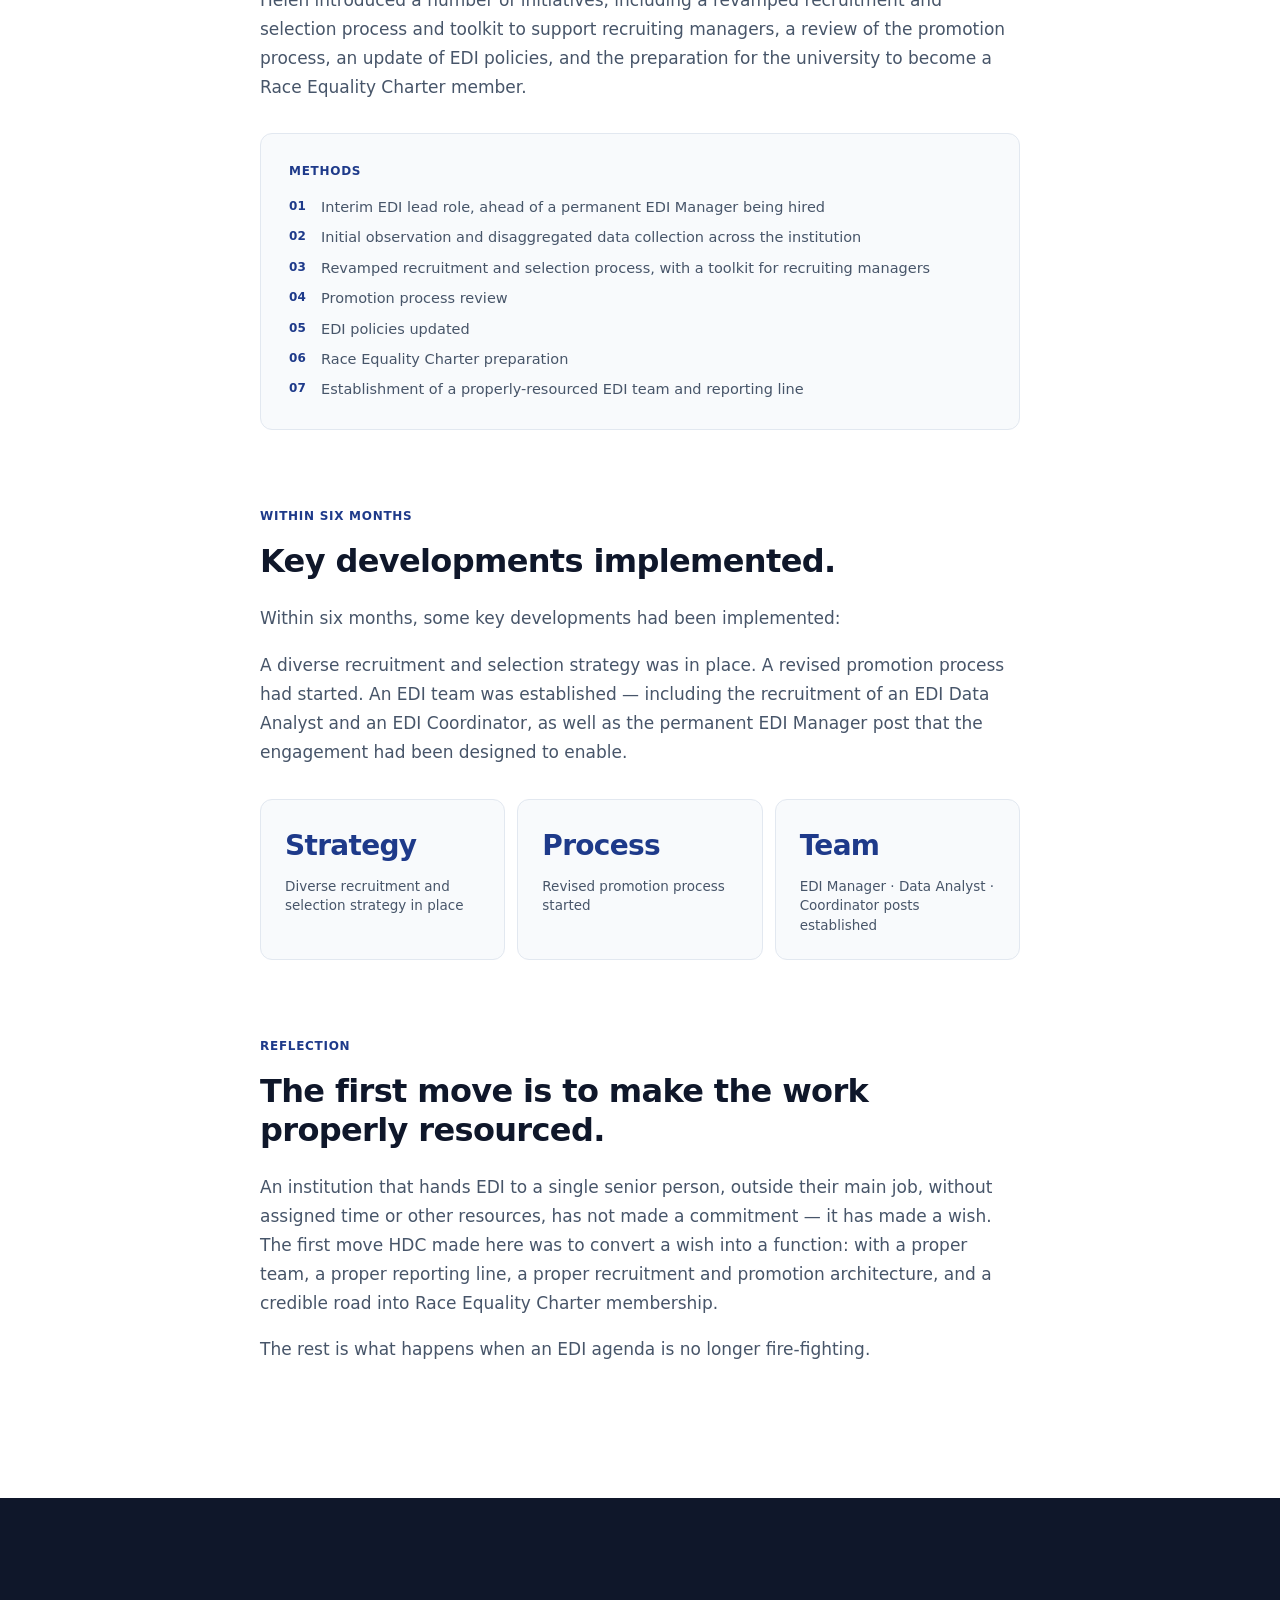
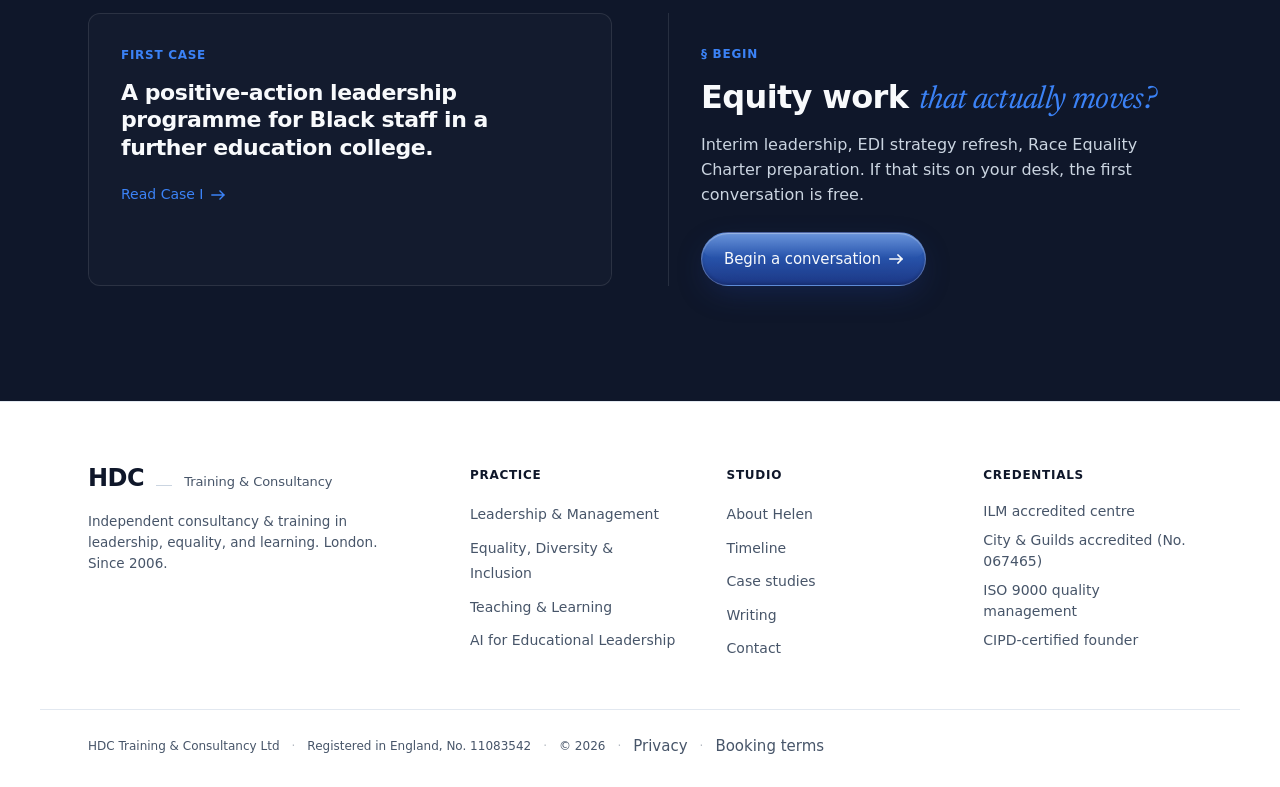
<file: case-iii.html>
<!DOCTYPE html>
<html lang="en-GB">
<head>
<meta charset="UTF-8" />
<meta name="viewport" content="width=device-width, initial-scale=1.0" />
<title>Case III — EDI Culture Change in a University · HDC Training &amp; Consultancy</title>
<meta name="description" content="A twelve-month interim EDI lead role in a university preparing for the Race Equality Charter — moving equality from policy to practice." />
<meta name="theme-color" content="#1F3320" />
<link rel="icon" type="image/svg+xml" href="data:image/svg+xml;utf8,<svg xmlns='http://www.w3.org/2000/svg' viewBox='0 0 64 64'><rect width='64' height='64' fill='%23F2EDDF'/><text x='50%25' y='54%25' dominant-baseline='middle' text-anchor='middle' font-family='Georgia,serif' font-weight='600' font-size='32' fill='%2314130F' letter-spacing='-2'>HDC</text><rect x='10' y='44' width='44' height='1' fill='%231F3320'/></svg>" />
<link rel="preconnect" href="https://fonts.googleapis.com" />
<link rel="preconnect" href="https://fonts.gstatic.com" crossorigin />
<link rel="preconnect" href="https://api.fontshare.com" crossorigin />
<link href="https://fonts.googleapis.com/css2?family=Newsreader:ital,opsz,wght@1,6..72,400..600&display=swap" rel="stylesheet" />
<link rel="stylesheet" href="https://api.fontshare.com/v2/css?f[]=general-sans@400,500,600,700&display=swap" />
<link rel="stylesheet" href="styles.css" />
</head>
<body>

<a class="skip-link" href="#main">Skip to main content</a>

<div class="grain" aria-hidden="true"></div>

<header class="masthead">
  <div class="masthead__inner">
    <a href="index.html" class="logo" aria-label="HDC Training and Consultancy">
      <span class="logo__mark">HDC</span>
      <span class="logo__rule"></span>
      <span class="logo__sub">Training &amp; Consultancy</span>
    </a>
    <nav class="nav" aria-label="Primary">
      <a href="index.html#practice">Practice</a>
      <a href="index.html#about">About</a>
      <a href="index.html#timeline">Timeline</a>
      <a href="index.html#testimonials">Voices</a>
      <a href="index.html#case-studies">Case Studies</a>
      <a href="index.html#publications">Writing</a>
    </nav>
    <a href="index.html#contact" class="masthead__cta">
      <span>Begin a conversation</span>
      <svg width="14" height="10" viewBox="0 0 14 10" fill="none" aria-hidden="true"><path d="M1 5H13M13 5L9 1M13 5L9 9" stroke="currentColor" stroke-width="1.4" stroke-linecap="square"/></svg>
    </a>
    <button class="nav-toggle" type="button" aria-label="Open navigation menu" aria-expanded="false" aria-controls="mobile-nav">
      <span class="nav-toggle__bar"></span>
      <span class="nav-toggle__bar"></span>
      <span class="nav-toggle__bar"></span>
    </button>
  </div>
</header>

<div class="mobile-nav" id="mobile-nav" aria-hidden="true">
  <nav aria-label="Primary mobile">
    <a href="index.html#practice">Practice</a>
    <a href="index.html#about">About</a>
    <a href="index.html#timeline">Timeline</a>
    <a href="index.html#testimonials">Voices</a>
    <a href="index.html#case-studies">Case Studies</a>
    <a href="index.html#publications">Writing</a>
    <a href="index.html#contact" class="mobile-nav__cta">Begin a conversation →</a>
  </nav>
</div>

<main id="main">
<article>

  <section class="case-hero">
    <nav class="case-breadcrumb" aria-label="Breadcrumb">
      <a href="index.html">Home</a>
      <span class="sep">/</span>
      <a href="index.html#case-studies">Case Studies</a>
      <span class="sep">/</span>
      <span class="here">Case III</span>
    </nav>

    <header class="case-tag">
      <div class="case-tag__no">III</div>
      <div class="case-tag__meta">
        <div class="case-tag__sector">Higher Education · University</div>
        <div class="case-tag__years">Six-month interim · pre-Race Equality Charter</div>
      </div>
    </header>

    <h1 class="case-hero__title">
      Restoring an EDI agenda <em>before a permanent manager was hired.</em>
    </h1>

    <p class="case-hero__lede">
      Helen Deane was engaged to determine the root cause of the institution's EDI issues, restore stability, and re-establish its priorities — before a new permanent Equality, Diversity and Inclusion Manager was recruited.
    </p>

    <div class="case-hero__image">
      <figure>
        <img src="brand/cases/case-iii.png" alt="Higher education university campus building at evening" loading="eager" decoding="async" />
      </figure>
      <figcaption>
        <span>Plate III · Client university</span>
        <span>Higher Education</span>
      </figcaption>
    </div>
  </section>

  <section class="case-facts" aria-label="At a glance">
    <div class="case-facts__cell">
      <div class="case-facts__k">Role</div>
      <div class="case-facts__v">Interim</div>
      <div class="case-facts__n">EDI lead, ahead of a permanent EDI Manager hire</div>
    </div>
    <div class="case-facts__cell">
      <div class="case-facts__k">Time to delivery</div>
      <div class="case-facts__v">6 mo</div>
      <div class="case-facts__n">Key developments implemented within the first six months</div>
    </div>
    <div class="case-facts__cell">
      <div class="case-facts__k">Mandate</div>
      <div class="case-facts__v">REC</div>
      <div class="case-facts__n">Preparing the university to become a Race Equality Charter member</div>
    </div>
    <div class="case-facts__cell">
      <div class="case-facts__k">EDI team built</div>
      <div class="case-facts__v">×3</div>
      <div class="case-facts__n">EDI Manager · data analyst · coordinator posts established</div>
    </div>
  </section>

  <div class="case-body">
    <div class="case-body__article">

      <section class="case-section">
        <div class="case-subhead">
          <span class="case-subhead__no">§ 01</span>
          <span class="case-subhead__name">The institution</span>
        </div>
        <h2>Managerialism crowding equality out of strategic priorities.</h2>
        <div class="case-prose case-prose--lead">
          <p>The client university had struggled to cope with the pace and complexity of addressing Equality, Diversity and Inclusion. It espoused a culture of leadership and managerialism that ensured the priorities for equality and diversity remained skewed. This was especially evident with the issue of Race Equality.</p>
          <p>That pattern had led to a demoralised Black and Ethnic Minority (BME) staff group, dissatisfied BME students, a growing problem of BME staff attrition, a widening attainment gap, and a poor Race Equality reputation within the sector.</p>
          <p>Rather than engaging with the many important, weighty issues of fairness and representation on campus, staff generally felt that the university seemed more concerned with protecting the reputation of the institution. There was evidence that a lack of Black role models among academic staff was contributing to the achievement of Black students — and this was being demonstrated by an increase in the attainment gap.</p>
        </div>
      </section>

      <section class="case-section">
        <div class="case-subhead">
          <span class="case-subhead__no">§ 02</span>
          <span class="case-subhead__name">The pattern</span>
        </div>
        <h2>Vague rhetoric. Passionate staff with no resources.</h2>
        <div class="case-prose">
          <p>Institutional leadership on diversity issues was exhibiting as <em>vague rhetoric</em>, with the focus being on maintaining the impression of equality rather than the promotion of genuine equality. There were individual leaders, and members of staff, who were passionate about the issues of diversity and inclusion — but this did not always translate into significant action, because they lacked the resources to take meaningful action and were also given a multitude of other priorities to attend to.</p>
          <p>People talked about institutions having only a single senior person assigned to an inclusion role, who was then expected to work on this outside of the main day job, without assigned time or other resources for it. The work HDC was asked to do had to be different in shape — properly resourced, properly mandated, and connected to decisions rather than to documents.</p>
        </div>
      </section>

      <figure class="pull">
        <blockquote>
          Helen Deane was engaged to determine the root cause of the issues, restore stability and identify and re-establish EDI priorities, <em>before a new permanent Equality, Diversity and Inclusion Manager was hired.</em>
        </blockquote>
        <figcaption>From the case study brief, Client University</figcaption>
      </figure>

      <section class="case-section">
        <div class="case-subhead">
          <span class="case-subhead__no">§ 03</span>
          <span class="case-subhead__name">The engagement</span>
        </div>
        <h2>Observation, data, and the constant pressure of fire-fighting.</h2>
        <div class="case-prose">
          <p>After an initial period of observation and data collection it quickly became apparent that the university had not evolved over time to cope with the current EDI agendas — in particular the impact of events around <em>Black Lives Matter</em> — meaning that the EDI function was always under pressure and constantly fire-fighting, leaving very little time to step back and address the root causes.</p>
          <p>Helen introduced a number of initiatives, including a revamped recruitment and selection process and toolkit to support recruiting managers, a review of the promotion process, an update of EDI policies, and the preparation for the university to become a Race Equality Charter member.</p>
        </div>

        <aside class="methods">
          <div class="methods__head">Methods</div>
          <ol>
            <li>Interim EDI lead role, ahead of a permanent EDI Manager being hired</li>
            <li>Initial observation and disaggregated data collection across the institution</li>
            <li>Revamped recruitment and selection process, with a toolkit for recruiting managers</li>
            <li>Promotion process review</li>
            <li>EDI policies updated</li>
            <li>Race Equality Charter preparation</li>
            <li>Establishment of a properly-resourced EDI team and reporting line</li>
          </ol>
        </aside>
      </section>

      <section class="case-section">
        <div class="case-subhead">
          <span class="case-subhead__no">§ 04</span>
          <span class="case-subhead__name">Within six months</span>
        </div>
        <h2>Key developments implemented.</h2>
        <div class="case-prose">
          <p>Within six months, some key developments had been implemented:</p>
          <p>A diverse recruitment and selection strategy was in place. A revised promotion process had started. An EDI team was established — including the recruitment of an EDI Data Analyst and an EDI Coordinator, as well as the permanent EDI Manager post that the engagement had been designed to enable.</p>
        </div>

        <div class="outcomes">
          <div class="outcome">
            <div class="outcome__big">Strategy</div>
            <div class="outcome__lab">Diverse recruitment and selection strategy in place</div>
          </div>
          <div class="outcome">
            <div class="outcome__big">Process</div>
            <div class="outcome__lab">Revised promotion process started</div>
          </div>
          <div class="outcome">
            <div class="outcome__big">Team</div>
            <div class="outcome__lab">EDI Manager · Data Analyst · Coordinator posts established</div>
          </div>
        </div>
      </section>

      <section class="case-section">
        <div class="case-subhead">
          <span class="case-subhead__no">§ 05</span>
          <span class="case-subhead__name">Reflection</span>
        </div>
        <h2>The first move is to make the work properly resourced.</h2>
        <div class="case-prose">
          <p>An institution that hands EDI to a single senior person, outside their main job, without assigned time or other resources, has not made a commitment — it has made a wish. The first move HDC made here was to convert a wish into a function: with a proper team, a proper reporting line, a proper recruitment and promotion architecture, and a credible road into Race Equality Charter membership.</p>
          <p>The rest is what happens when an EDI agenda is no longer fire-fighting.</p>
        </div>
      </section>

    </div>
  </div>

</article>

<section class="case-foot">
  <div class="case-foot__inner">
    <div class="next-case">
      <div class="next-case__label">First case</div>
      <div class="next-case__no">I</div>
      <h3 class="next-case__title">A positive-action leadership programme for Black staff in a further education college.</h3>
      <a href="case-i.html" class="next-case__link">
        Read Case I
        <svg width="14" height="10" viewBox="0 0 14 10" fill="none" aria-hidden="true"><path d="M1 5H13M13 5L9 1M13 5L9 9" stroke="currentColor" stroke-width="1.4" stroke-linecap="square"/></svg>
      </a>
    </div>

    <div class="case-cta">
      <div class="case-cta__eyebrow">§ Begin</div>
      <h3 class="case-cta__title">Equity work <em>that actually moves?</em></h3>
      <p class="case-cta__lede">Interim leadership, EDI strategy refresh, Race Equality Charter preparation. If that sits on your desk, the first conversation is free.</p>
      <a href="index.html#contact" class="btn btn--solid">
        <span>Begin a conversation</span>
        <svg width="14" height="10" viewBox="0 0 14 10" fill="none" aria-hidden="true"><path d="M1 5H13M13 5L9 1M13 5L9 9" stroke="currentColor" stroke-width="1.6" stroke-linecap="square"/></svg>
      </a>
    </div>
  </div>
</section>

</main>

<footer class="footer">
  <div class="footer__inner">
    <div class="footer__col footer__col--mark">
      <div class="logo logo--footer">
        <span class="logo__mark">HDC</span>
        <span class="logo__rule"></span>
        <span class="logo__sub">Training &amp; Consultancy</span>
      </div>
      <p class="footer__tag">Independent consultancy &amp; training in leadership, equality, and learning. London. Since 2006.</p>
    </div>
    <div class="footer__col">
      <h4>Practice</h4>
      <ul>
        <li><a href="index.html#practice">Leadership &amp; Management</a></li>
        <li><a href="index.html#practice">Equality, Diversity &amp; Inclusion</a></li>
        <li><a href="index.html#practice">Teaching &amp; Learning</a></li>
        <li><a href="index.html#practice">AI for Educational Leadership</a></li>
      </ul>
    </div>
    <div class="footer__col">
      <h4>Studio</h4>
      <ul>
        <li><a href="index.html#about">About Helen</a></li>
        <li><a href="index.html#timeline">Timeline</a></li>
        <li><a href="index.html#case-studies">Case studies</a></li>
        <li><a href="index.html#publications">Writing</a></li>
        <li><a href="index.html#contact">Contact</a></li>
      </ul>
    </div>
    <div class="footer__col">
      <h4>Credentials</h4>
      <ul class="footer__creds">
        <li>ILM accredited centre</li>
        <li>City &amp; Guilds accredited (No. 067465)</li>
        <li>ISO 9000 quality management</li>
        <li>CIPD-certified founder</li>
      </ul>
    </div>
  </div>
  <div class="footer__strap">
    <span>HDC Training &amp; Consultancy Ltd</span>
    <span class="dot">·</span>
    <span>Registered in England, No. 11083542</span>
    <span class="dot">·</span>
    <span>© <span id="year">2026</span></span>
    <span class="dot">·</span>
    <a href="#" class="inline-link inline-link--quiet">Privacy</a>
    <span class="dot">·</span>
    <a href="#" class="inline-link inline-link--quiet">Booking terms</a>
  </div>
</footer>

<aside class="mobile-cta" aria-label="Quick contact">
  <a href="tel:+447414144468" class="mobile-cta__btn">
    <svg width="14" height="14" viewBox="0 0 24 24" fill="none" aria-hidden="true"><path d="M22 16.92v3a2 2 0 0 1-2.18 2 19.79 19.79 0 0 1-8.63-3.07 19.5 19.5 0 0 1-6-6 19.79 19.79 0 0 1-3.07-8.67A2 2 0 0 1 4.11 2h3a2 2 0 0 1 2 1.72c.13.96.37 1.9.72 2.81a2 2 0 0 1-.45 2.11L8.09 9.91a16 16 0 0 0 6 6l1.27-1.27a2 2 0 0 1 2.11-.45c.91.35 1.85.59 2.81.72A2 2 0 0 1 22 16.92Z" stroke="currentColor" stroke-width="1.7" stroke-linecap="round" stroke-linejoin="round"/></svg>
    <span>Call</span>
  </a>
  <a href="mailto:info@hdconsultants.org.uk" class="mobile-cta__btn">
    <svg width="14" height="14" viewBox="0 0 24 24" fill="none" aria-hidden="true"><path d="M4 4h16c1.1 0 2 .9 2 2v12c0 1.1-.9 2-2 2H4c-1.1 0-2-.9-2-2V6c0-1.1.9-2 2-2Z" stroke="currentColor" stroke-width="1.7" stroke-linecap="round" stroke-linejoin="round"/><path d="m22 6-10 7L2 6" stroke="currentColor" stroke-width="1.7" stroke-linecap="round" stroke-linejoin="round"/></svg>
    <span>Email</span>
  </a>
  <a href="index.html#contact" class="mobile-cta__btn mobile-cta__btn--primary">
    <span>Begin a conversation</span>
    <svg width="12" height="9" viewBox="0 0 14 10" fill="none" aria-hidden="true"><path d="M1 5H13M13 5L9 1M13 5L9 9" stroke="currentColor" stroke-width="1.6" stroke-linecap="square"/></svg>
  </a>
</aside>

<script src="script.js"></script>
</body>
</html>
</file>
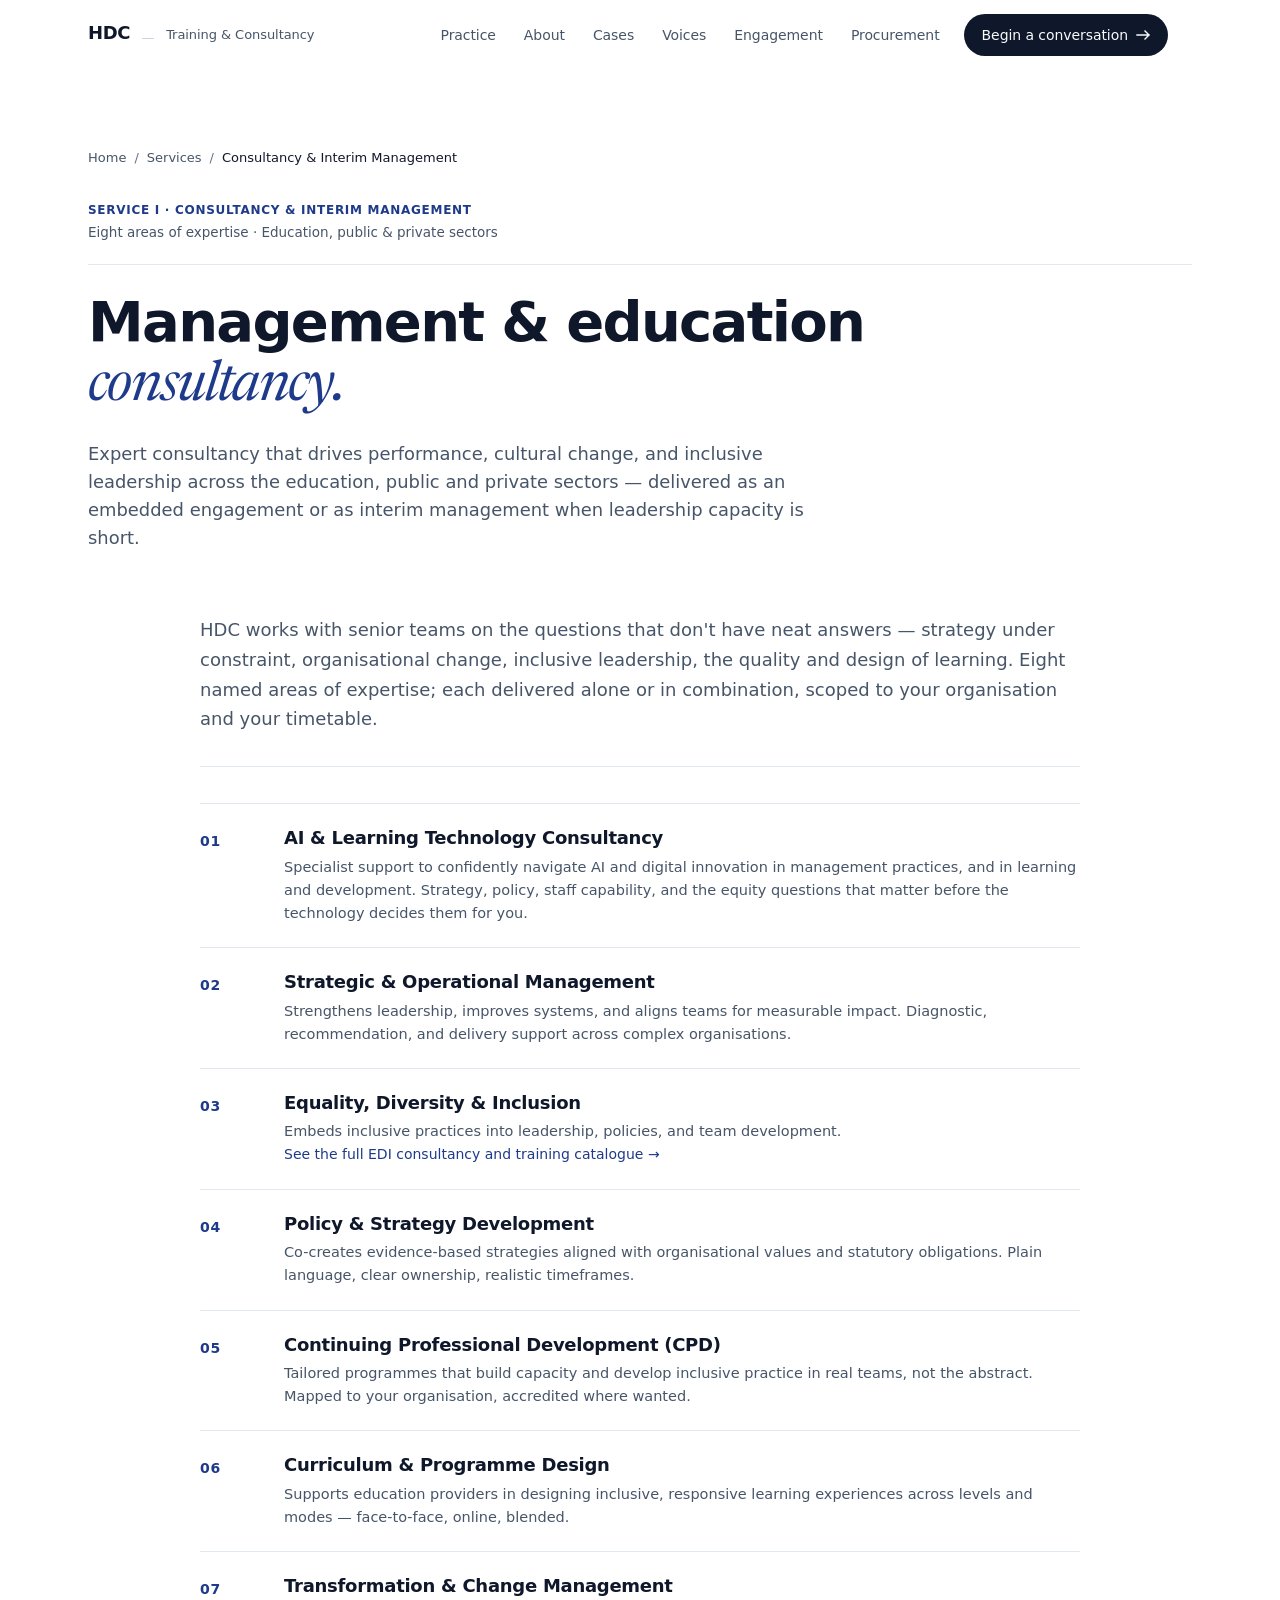
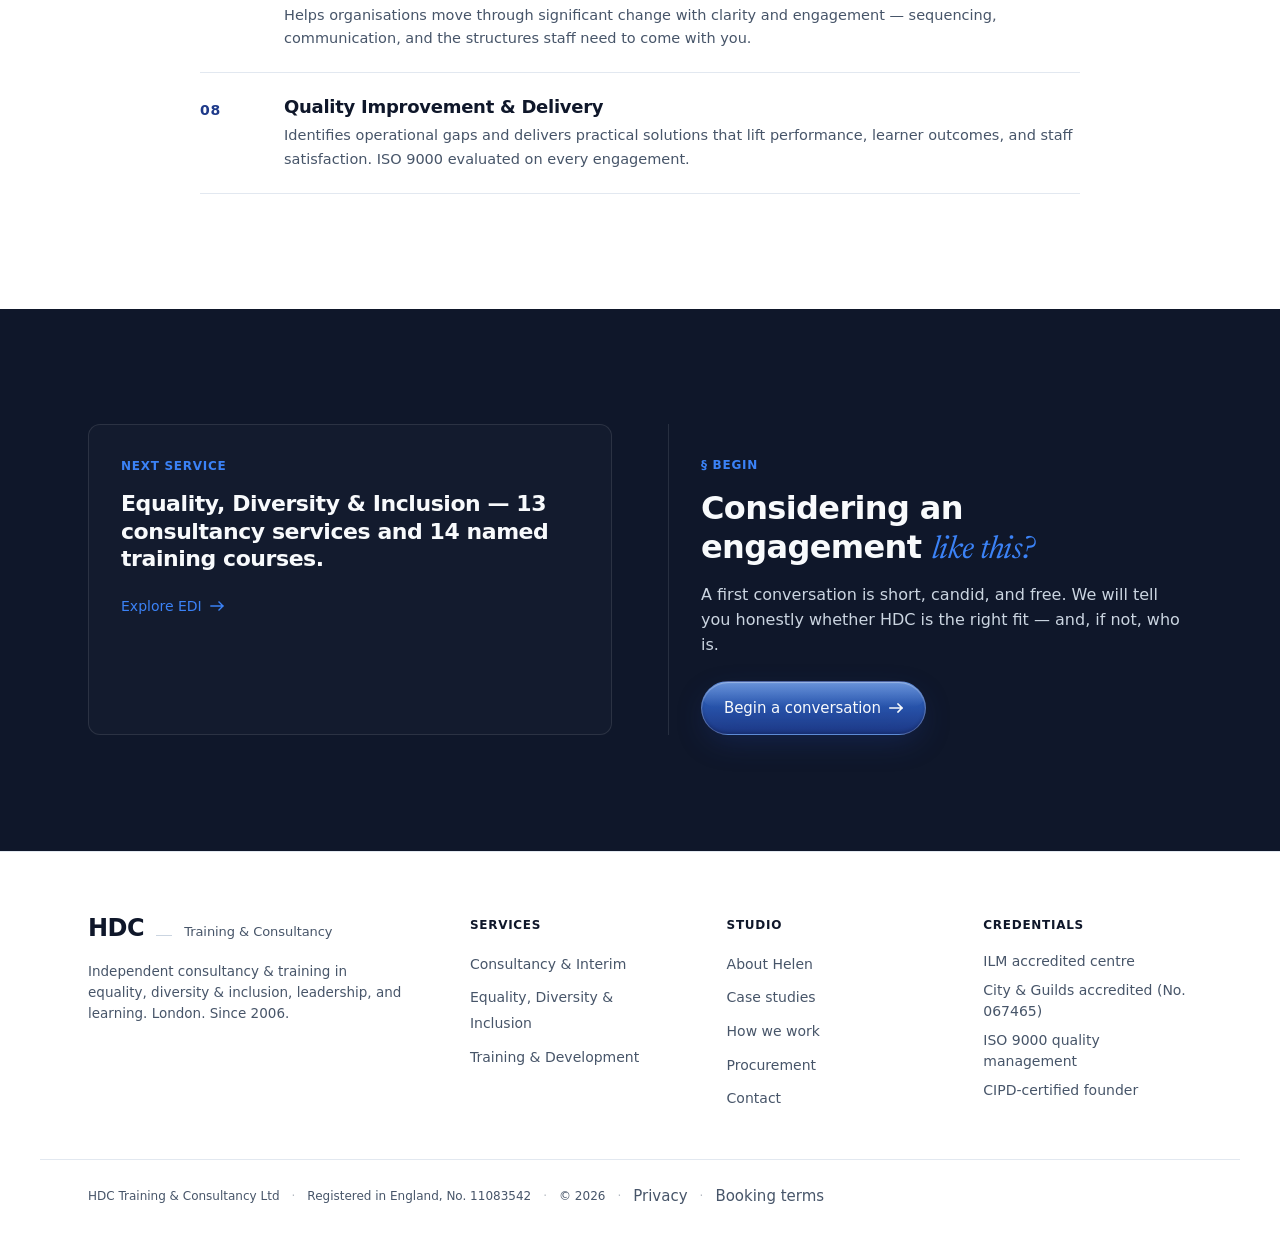
<file: service-consultancy.html>
<!DOCTYPE html>
<html lang="en-GB">
<head>
<meta charset="UTF-8" />
<meta name="viewport" content="width=device-width, initial-scale=1.0" />
<title>Consultancy &amp; Interim Management · HDC Training &amp; Consultancy</title>
<meta name="description" content="Strategic and operational consultancy across the education, public and private sectors — including interim management. Eight areas of expertise from HDC Training &amp; Consultancy." />
<meta name="theme-color" content="#1F3320" />
<link rel="icon" type="image/svg+xml" href="data:image/svg+xml;utf8,<svg xmlns='http://www.w3.org/2000/svg' viewBox='0 0 64 64'><rect width='64' height='64' fill='%23F2EDDF'/><text x='50%25' y='54%25' dominant-baseline='middle' text-anchor='middle' font-family='Georgia,serif' font-weight='600' font-size='32' fill='%2314130F' letter-spacing='-2'>HDC</text><rect x='10' y='44' width='44' height='1' fill='%231F3320'/></svg>" />
<link rel="preconnect" href="https://fonts.googleapis.com" />
<link rel="preconnect" href="https://fonts.gstatic.com" crossorigin />
<link rel="preconnect" href="https://api.fontshare.com" crossorigin />
<link href="https://fonts.googleapis.com/css2?family=Newsreader:ital,opsz,wght@1,6..72,400..600&display=swap" rel="stylesheet" />
<link rel="stylesheet" href="https://api.fontshare.com/v2/css?f[]=general-sans@400,500,600,700&display=swap" />
<link rel="stylesheet" href="styles.css" />
</head>
<body>

<a class="skip-link" href="#main">Skip to main content</a>

<div class="grain" aria-hidden="true"></div>

<header class="masthead">
  <div class="masthead__inner">
    <a href="index.html" class="logo" aria-label="HDC Training and Consultancy">
      <span class="logo__mark">HDC</span>
      <span class="logo__rule"></span>
      <span class="logo__sub">Training &amp; Consultancy</span>
    </a>
    <nav class="nav" aria-label="Primary">
      <a href="index.html#practice">Practice</a>
      <a href="index.html#about">About</a>
      <a href="index.html#case-studies">Cases</a>
      <a href="index.html#testimonials">Voices</a>
      <a href="index.html#engagement">Engagement</a>
      <a href="index.html#procurement">Procurement</a>
    </nav>
    <a href="index.html#contact" class="masthead__cta">
      <span>Begin a conversation</span>
      <svg width="14" height="10" viewBox="0 0 14 10" fill="none" aria-hidden="true"><path d="M1 5H13M13 5L9 1M13 5L9 9" stroke="currentColor" stroke-width="1.4" stroke-linecap="square"/></svg>
    </a>
    <button class="nav-toggle" type="button" aria-label="Open navigation menu" aria-expanded="false" aria-controls="mobile-nav">
      <span class="nav-toggle__bar"></span>
      <span class="nav-toggle__bar"></span>
      <span class="nav-toggle__bar"></span>
    </button>
  </div>
</header>

<div class="mobile-nav" id="mobile-nav" aria-hidden="true">
  <nav aria-label="Primary mobile">
    <a href="index.html#practice">Practice</a>
    <a href="service-consultancy.html">Consultancy &amp; Interim</a>
    <a href="service-edi.html">EDI</a>
    <a href="service-training.html">Training &amp; Development</a>
    <a href="index.html#about">About</a>
    <a href="index.html#case-studies">Cases</a>
    <a href="index.html#engagement">Engagement</a>
    <a href="index.html#procurement">Procurement</a>
    <a href="index.html#contact" class="mobile-nav__cta">Begin a conversation →</a>
  </nav>
</div>

<main id="main">
<article>

  <section class="case-hero">
    <nav class="case-breadcrumb" aria-label="Breadcrumb">
      <a href="index.html">Home</a>
      <span class="sep">/</span>
      <a href="index.html#practice">Services</a>
      <span class="sep">/</span>
      <span class="here">Consultancy &amp; Interim Management</span>
    </nav>

    <header class="case-tag">
      <div class="case-tag__meta">
        <div class="case-tag__sector">Service I · Consultancy &amp; Interim Management</div>
        <div class="case-tag__years">Eight areas of expertise · Education, public &amp; private sectors</div>
      </div>
    </header>

    <h1 class="case-hero__title">
      Management &amp; education <em>consultancy.</em>
    </h1>

    <p class="case-hero__lede">
      Expert consultancy that drives performance, cultural change, and inclusive leadership across the education, public and private sectors — delivered as an embedded engagement or as interim management when leadership capacity is short.
    </p>
  </section>

  <section class="service-body">
    <div class="service-body__inner">
      <div class="service-intro">
        <p>
          HDC works with senior teams on the questions that don't have neat answers — strategy under constraint, organisational change, inclusive leadership, the quality and design of learning. Eight named areas of expertise; each delivered alone or in combination, scoped to your organisation and your timetable.
        </p>
      </div>

      <ol class="service-areas">
        <li class="service-area">
          <div class="service-area__no">01</div>
          <div class="service-area__body">
            <h3 class="service-area__title">AI &amp; Learning Technology Consultancy</h3>
            <p class="service-area__desc">Specialist support to confidently navigate AI and digital innovation in management practices, and in learning and development. Strategy, policy, staff capability, and the equity questions that matter before the technology decides them for you.</p>
          </div>
        </li>
        <li class="service-area">
          <div class="service-area__no">02</div>
          <div class="service-area__body">
            <h3 class="service-area__title">Strategic &amp; Operational Management</h3>
            <p class="service-area__desc">Strengthens leadership, improves systems, and aligns teams for measurable impact. Diagnostic, recommendation, and delivery support across complex organisations.</p>
          </div>
        </li>
        <li class="service-area">
          <div class="service-area__no">03</div>
          <div class="service-area__body">
            <h3 class="service-area__title">Equality, Diversity &amp; Inclusion</h3>
            <p class="service-area__desc">Embeds inclusive practices into leadership, policies, and team development. <a href="service-edi.html" class="inline-link">See the full EDI consultancy and training catalogue →</a></p>
          </div>
        </li>
        <li class="service-area">
          <div class="service-area__no">04</div>
          <div class="service-area__body">
            <h3 class="service-area__title">Policy &amp; Strategy Development</h3>
            <p class="service-area__desc">Co-creates evidence-based strategies aligned with organisational values and statutory obligations. Plain language, clear ownership, realistic timeframes.</p>
          </div>
        </li>
        <li class="service-area">
          <div class="service-area__no">05</div>
          <div class="service-area__body">
            <h3 class="service-area__title">Continuing Professional Development (CPD)</h3>
            <p class="service-area__desc">Tailored programmes that build capacity and develop inclusive practice in real teams, not the abstract. Mapped to your organisation, accredited where wanted.</p>
          </div>
        </li>
        <li class="service-area">
          <div class="service-area__no">06</div>
          <div class="service-area__body">
            <h3 class="service-area__title">Curriculum &amp; Programme Design</h3>
            <p class="service-area__desc">Supports education providers in designing inclusive, responsive learning experiences across levels and modes — face-to-face, online, blended.</p>
          </div>
        </li>
        <li class="service-area">
          <div class="service-area__no">07</div>
          <div class="service-area__body">
            <h3 class="service-area__title">Transformation &amp; Change Management</h3>
            <p class="service-area__desc">Helps organisations move through significant change with clarity and engagement — sequencing, communication, and the structures staff need to come with you.</p>
          </div>
        </li>
        <li class="service-area">
          <div class="service-area__no">08</div>
          <div class="service-area__body">
            <h3 class="service-area__title">Quality Improvement &amp; Delivery</h3>
            <p class="service-area__desc">Identifies operational gaps and delivers practical solutions that lift performance, learner outcomes, and staff satisfaction. ISO 9000 evaluated on every engagement.</p>
          </div>
        </li>
      </ol>
    </div>
  </section>

</article>

<section class="case-foot">
  <div class="case-foot__inner">
    <div class="next-case">
      <div class="next-case__label">Next service</div>
      <h3 class="next-case__title">Equality, Diversity &amp; Inclusion — 13 consultancy services and 14 named training courses.</h3>
      <a href="service-edi.html" class="next-case__link">
        Explore EDI
        <svg width="14" height="10" viewBox="0 0 14 10" fill="none" aria-hidden="true"><path d="M1 5H13M13 5L9 1M13 5L9 9" stroke="currentColor" stroke-width="1.4" stroke-linecap="square"/></svg>
      </a>
    </div>

    <div class="case-cta">
      <div class="case-cta__eyebrow">§ Begin</div>
      <h3 class="case-cta__title">Considering an engagement <em>like this?</em></h3>
      <p class="case-cta__lede">A first conversation is short, candid, and free. We will tell you honestly whether HDC is the right fit — and, if not, who is.</p>
      <a href="index.html#contact" class="btn btn--solid">
        <span>Begin a conversation</span>
        <svg width="14" height="10" viewBox="0 0 14 10" fill="none" aria-hidden="true"><path d="M1 5H13M13 5L9 1M13 5L9 9" stroke="currentColor" stroke-width="1.6" stroke-linecap="square"/></svg>
      </a>
    </div>
  </div>
</section>

</main>

<footer class="footer">
  <div class="footer__inner">
    <div class="footer__col footer__col--mark">
      <div class="logo logo--footer">
        <span class="logo__mark">HDC</span>
        <span class="logo__rule"></span>
        <span class="logo__sub">Training &amp; Consultancy</span>
      </div>
      <p class="footer__tag">Independent consultancy &amp; training in equality, diversity &amp; inclusion, leadership, and learning. London. Since 2006.</p>
    </div>

    <div class="footer__col">
      <h4>Services</h4>
      <ul>
        <li><a href="service-consultancy.html">Consultancy &amp; Interim</a></li>
        <li><a href="service-edi.html">Equality, Diversity &amp; Inclusion</a></li>
        <li><a href="service-training.html">Training &amp; Development</a></li>
      </ul>
    </div>

    <div class="footer__col">
      <h4>Studio</h4>
      <ul>
        <li><a href="index.html#about">About Helen</a></li>
        <li><a href="index.html#case-studies">Case studies</a></li>
        <li><a href="index.html#engagement">How we work</a></li>
        <li><a href="index.html#procurement">Procurement</a></li>
        <li><a href="index.html#contact">Contact</a></li>
      </ul>
    </div>

    <div class="footer__col">
      <h4>Credentials</h4>
      <ul class="footer__creds">
        <li>ILM accredited centre</li>
        <li>City &amp; Guilds accredited (No. 067465)</li>
        <li>ISO 9000 quality management</li>
        <li>CIPD-certified founder</li>
      </ul>
    </div>
  </div>

  <div class="footer__strap">
    <span>HDC Training &amp; Consultancy Ltd</span>
    <span class="dot">·</span>
    <span>Registered in England, No. 11083542</span>
    <span class="dot">·</span>
    <span>© <span id="year">2026</span></span>
    <span class="dot">·</span>
    <a href="#" class="inline-link inline-link--quiet">Privacy</a>
    <span class="dot">·</span>
    <a href="#" class="inline-link inline-link--quiet">Booking terms</a>
  </div>
</footer>

<aside class="mobile-cta" aria-label="Quick contact">
  <a href="tel:+447414144468" class="mobile-cta__btn">
    <svg width="14" height="14" viewBox="0 0 24 24" fill="none" aria-hidden="true"><path d="M22 16.92v3a2 2 0 0 1-2.18 2 19.79 19.79 0 0 1-8.63-3.07 19.5 19.5 0 0 1-6-6 19.79 19.79 0 0 1-3.07-8.67A2 2 0 0 1 4.11 2h3a2 2 0 0 1 2 1.72c.13.96.37 1.9.72 2.81a2 2 0 0 1-.45 2.11L8.09 9.91a16 16 0 0 0 6 6l1.27-1.27a2 2 0 0 1 2.11-.45c.91.35 1.85.59 2.81.72A2 2 0 0 1 22 16.92Z" stroke="currentColor" stroke-width="1.7" stroke-linecap="round" stroke-linejoin="round"/></svg>
    <span>Call</span>
  </a>
  <a href="mailto:info@hdconsultants.org.uk" class="mobile-cta__btn">
    <svg width="14" height="14" viewBox="0 0 24 24" fill="none" aria-hidden="true"><path d="M4 4h16c1.1 0 2 .9 2 2v12c0 1.1-.9 2-2 2H4c-1.1 0-2-.9-2-2V6c0-1.1.9-2 2-2Z" stroke="currentColor" stroke-width="1.7" stroke-linecap="round" stroke-linejoin="round"/><path d="m22 6-10 7L2 6" stroke="currentColor" stroke-width="1.7" stroke-linecap="round" stroke-linejoin="round"/></svg>
    <span>Email</span>
  </a>
  <a href="index.html#contact" class="mobile-cta__btn mobile-cta__btn--primary">
    <span>Begin a conversation</span>
    <svg width="12" height="9" viewBox="0 0 14 10" fill="none" aria-hidden="true"><path d="M1 5H13M13 5L9 1M13 5L9 9" stroke="currentColor" stroke-width="1.6" stroke-linecap="square"/></svg>
  </a>
</aside>

<script src="script.js"></script>
</body>
</html>
</file>
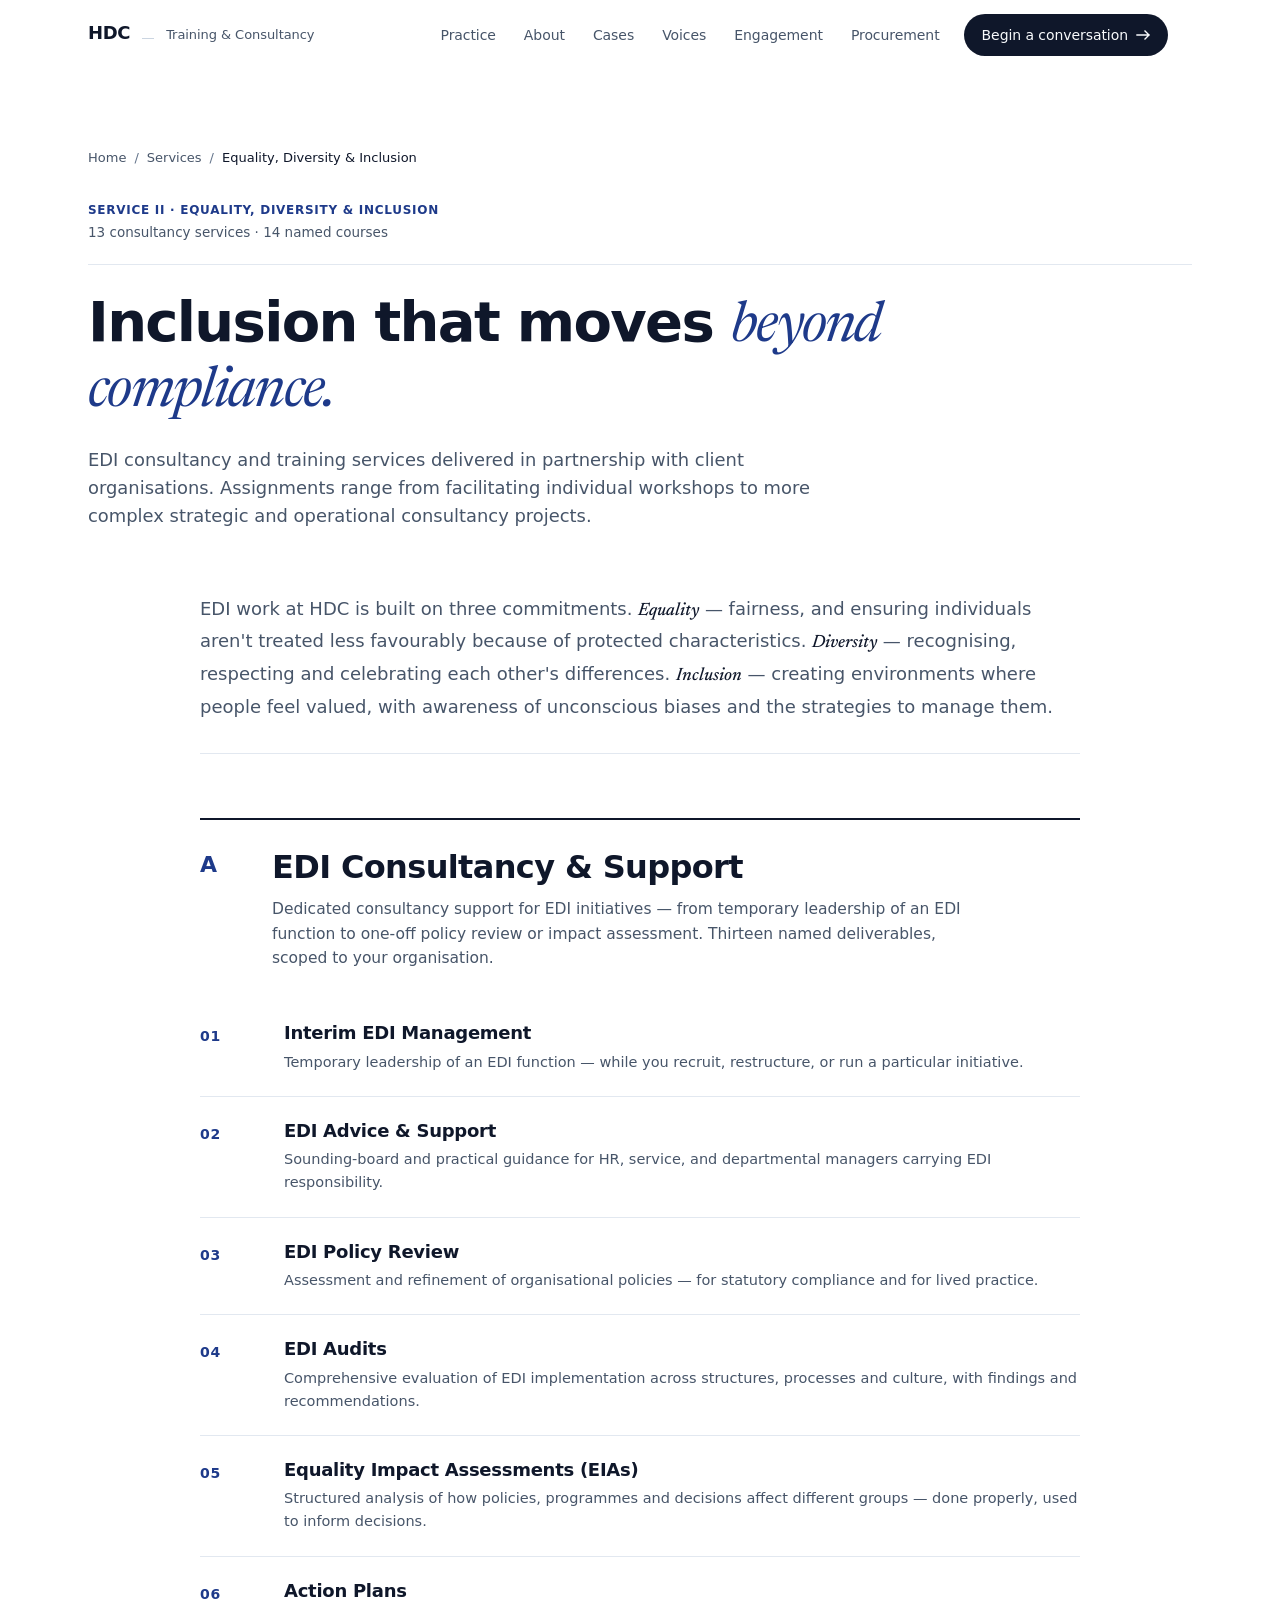
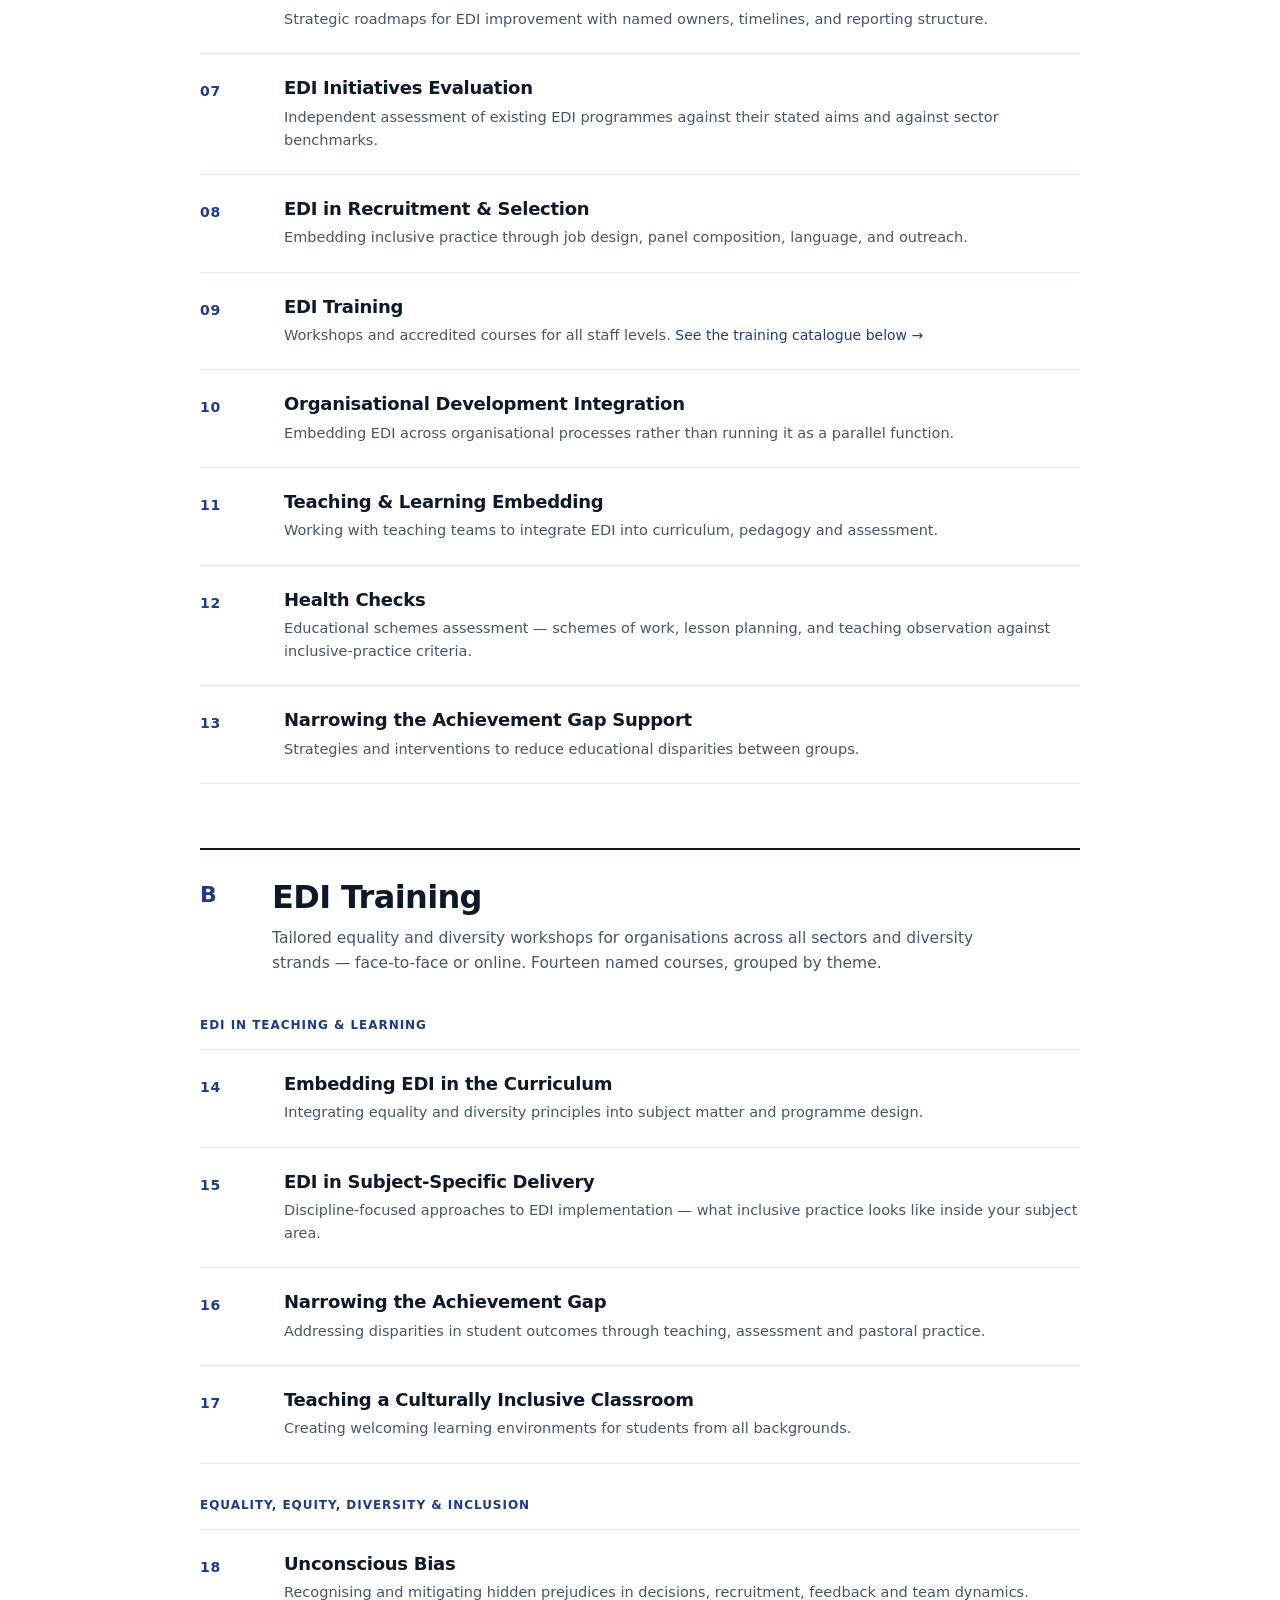
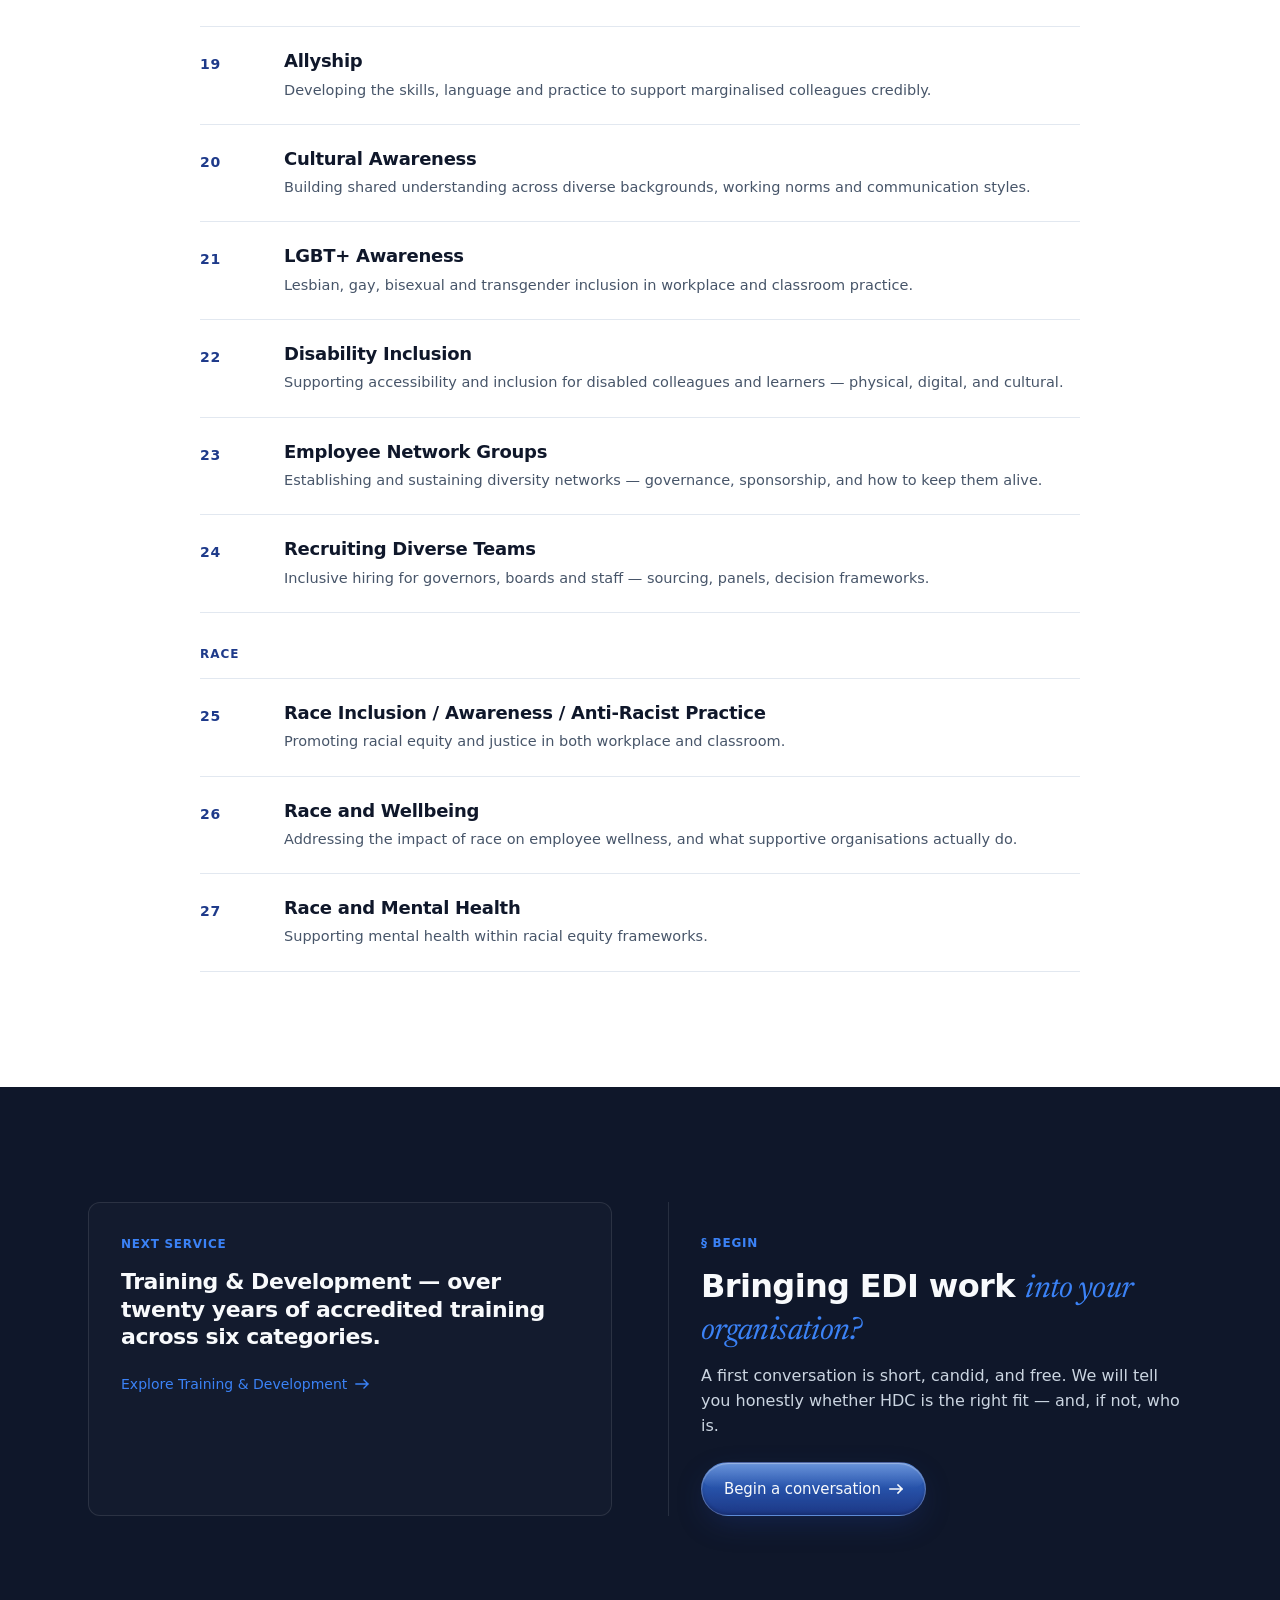
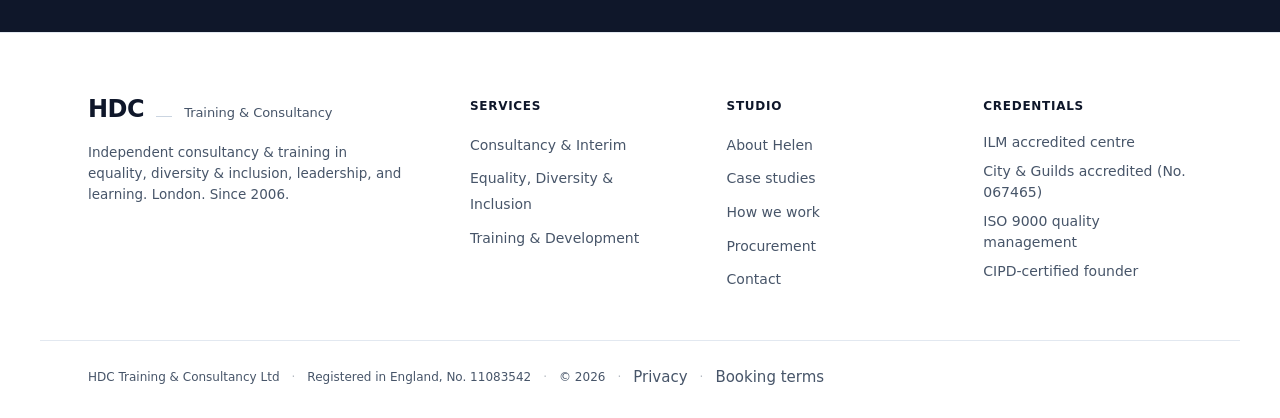
<file: service-edi.html>
<!DOCTYPE html>
<html lang="en-GB">
<head>
<meta charset="UTF-8" />
<meta name="viewport" content="width=device-width, initial-scale=1.0" />
<title>Equality, Diversity &amp; Inclusion · HDC Training &amp; Consultancy</title>
<meta name="description" content="EDI consultancy and accredited training — 13 consultancy services and 14 named courses, from audits and policy review to anti-racist practice and inclusive teaching." />
<meta name="theme-color" content="#1F3320" />
<link rel="icon" type="image/svg+xml" href="data:image/svg+xml;utf8,<svg xmlns='http://www.w3.org/2000/svg' viewBox='0 0 64 64'><rect width='64' height='64' fill='%23F2EDDF'/><text x='50%25' y='54%25' dominant-baseline='middle' text-anchor='middle' font-family='Georgia,serif' font-weight='600' font-size='32' fill='%2314130F' letter-spacing='-2'>HDC</text><rect x='10' y='44' width='44' height='1' fill='%231F3320'/></svg>" />
<link rel="preconnect" href="https://fonts.googleapis.com" />
<link rel="preconnect" href="https://fonts.gstatic.com" crossorigin />
<link rel="preconnect" href="https://api.fontshare.com" crossorigin />
<link href="https://fonts.googleapis.com/css2?family=Newsreader:ital,opsz,wght@1,6..72,400..600&display=swap" rel="stylesheet" />
<link rel="stylesheet" href="https://api.fontshare.com/v2/css?f[]=general-sans@400,500,600,700&display=swap" />
<link rel="stylesheet" href="styles.css" />
</head>
<body>

<a class="skip-link" href="#main">Skip to main content</a>

<div class="grain" aria-hidden="true"></div>

<header class="masthead">
  <div class="masthead__inner">
    <a href="index.html" class="logo" aria-label="HDC Training and Consultancy">
      <span class="logo__mark">HDC</span>
      <span class="logo__rule"></span>
      <span class="logo__sub">Training &amp; Consultancy</span>
    </a>
    <nav class="nav" aria-label="Primary">
      <a href="index.html#practice">Practice</a>
      <a href="index.html#about">About</a>
      <a href="index.html#case-studies">Cases</a>
      <a href="index.html#testimonials">Voices</a>
      <a href="index.html#engagement">Engagement</a>
      <a href="index.html#procurement">Procurement</a>
    </nav>
    <a href="index.html#contact" class="masthead__cta">
      <span>Begin a conversation</span>
      <svg width="14" height="10" viewBox="0 0 14 10" fill="none" aria-hidden="true"><path d="M1 5H13M13 5L9 1M13 5L9 9" stroke="currentColor" stroke-width="1.4" stroke-linecap="square"/></svg>
    </a>
    <button class="nav-toggle" type="button" aria-label="Open navigation menu" aria-expanded="false" aria-controls="mobile-nav">
      <span class="nav-toggle__bar"></span>
      <span class="nav-toggle__bar"></span>
      <span class="nav-toggle__bar"></span>
    </button>
  </div>
</header>

<div class="mobile-nav" id="mobile-nav" aria-hidden="true">
  <nav aria-label="Primary mobile">
    <a href="index.html#practice">Practice</a>
    <a href="service-consultancy.html">Consultancy &amp; Interim</a>
    <a href="service-edi.html">EDI</a>
    <a href="service-training.html">Training &amp; Development</a>
    <a href="index.html#about">About</a>
    <a href="index.html#case-studies">Cases</a>
    <a href="index.html#engagement">Engagement</a>
    <a href="index.html#procurement">Procurement</a>
    <a href="index.html#contact" class="mobile-nav__cta">Begin a conversation →</a>
  </nav>
</div>

<main id="main">
<article>

  <section class="case-hero">
    <nav class="case-breadcrumb" aria-label="Breadcrumb">
      <a href="index.html">Home</a>
      <span class="sep">/</span>
      <a href="index.html#practice">Services</a>
      <span class="sep">/</span>
      <span class="here">Equality, Diversity &amp; Inclusion</span>
    </nav>

    <header class="case-tag">
      <div class="case-tag__meta">
        <div class="case-tag__sector">Service II · Equality, Diversity &amp; Inclusion</div>
        <div class="case-tag__years">13 consultancy services · 14 named courses</div>
      </div>
    </header>

    <h1 class="case-hero__title">
      Inclusion that moves <em>beyond compliance.</em>
    </h1>

    <p class="case-hero__lede">
      EDI consultancy and training services delivered in partnership with client organisations. Assignments range from facilitating individual workshops to more complex strategic and operational consultancy projects.
    </p>
  </section>

  <section class="service-body">
    <div class="service-body__inner">
      <div class="service-intro">
        <p>EDI work at HDC is built on three commitments. <em>Equality</em> — fairness, and ensuring individuals aren't treated less favourably because of protected characteristics. <em>Diversity</em> — recognising, respecting and celebrating each other's differences. <em>Inclusion</em> — creating environments where people feel valued, with awareness of unconscious biases and the strategies to manage them.</p>
      </div>

      <!-- Sub-service A: EDI Consultancy & Support -->
      <div class="service-subhead">
        <div class="service-subhead__no">A</div>
        <div class="service-subhead__body">
          <h2>EDI Consultancy &amp; Support</h2>
          <p>Dedicated consultancy support for EDI initiatives — from temporary leadership of an EDI function to one-off policy review or impact assessment. Thirteen named deliverables, scoped to your organisation.</p>
        </div>
      </div>

      <ol class="service-areas service-areas--dense">
        <li class="service-area">
          <div class="service-area__no">01</div>
          <div class="service-area__body">
            <h3 class="service-area__title">Interim EDI Management</h3>
            <p class="service-area__desc">Temporary leadership of an EDI function — while you recruit, restructure, or run a particular initiative.</p>
          </div>
        </li>
        <li class="service-area">
          <div class="service-area__no">02</div>
          <div class="service-area__body">
            <h3 class="service-area__title">EDI Advice &amp; Support</h3>
            <p class="service-area__desc">Sounding-board and practical guidance for HR, service, and departmental managers carrying EDI responsibility.</p>
          </div>
        </li>
        <li class="service-area">
          <div class="service-area__no">03</div>
          <div class="service-area__body">
            <h3 class="service-area__title">EDI Policy Review</h3>
            <p class="service-area__desc">Assessment and refinement of organisational policies — for statutory compliance and for lived practice.</p>
          </div>
        </li>
        <li class="service-area">
          <div class="service-area__no">04</div>
          <div class="service-area__body">
            <h3 class="service-area__title">EDI Audits</h3>
            <p class="service-area__desc">Comprehensive evaluation of EDI implementation across structures, processes and culture, with findings and recommendations.</p>
          </div>
        </li>
        <li class="service-area">
          <div class="service-area__no">05</div>
          <div class="service-area__body">
            <h3 class="service-area__title">Equality Impact Assessments (EIAs)</h3>
            <p class="service-area__desc">Structured analysis of how policies, programmes and decisions affect different groups — done properly, used to inform decisions.</p>
          </div>
        </li>
        <li class="service-area">
          <div class="service-area__no">06</div>
          <div class="service-area__body">
            <h3 class="service-area__title">Action Plans</h3>
            <p class="service-area__desc">Strategic roadmaps for EDI improvement with named owners, timelines, and reporting structure.</p>
          </div>
        </li>
        <li class="service-area">
          <div class="service-area__no">07</div>
          <div class="service-area__body">
            <h3 class="service-area__title">EDI Initiatives Evaluation</h3>
            <p class="service-area__desc">Independent assessment of existing EDI programmes against their stated aims and against sector benchmarks.</p>
          </div>
        </li>
        <li class="service-area">
          <div class="service-area__no">08</div>
          <div class="service-area__body">
            <h3 class="service-area__title">EDI in Recruitment &amp; Selection</h3>
            <p class="service-area__desc">Embedding inclusive practice through job design, panel composition, language, and outreach.</p>
          </div>
        </li>
        <li class="service-area">
          <div class="service-area__no">09</div>
          <div class="service-area__body">
            <h3 class="service-area__title">EDI Training</h3>
            <p class="service-area__desc">Workshops and accredited courses for all staff levels. <a href="#edi-training" class="inline-link">See the training catalogue below →</a></p>
          </div>
        </li>
        <li class="service-area">
          <div class="service-area__no">10</div>
          <div class="service-area__body">
            <h3 class="service-area__title">Organisational Development Integration</h3>
            <p class="service-area__desc">Embedding EDI across organisational processes rather than running it as a parallel function.</p>
          </div>
        </li>
        <li class="service-area">
          <div class="service-area__no">11</div>
          <div class="service-area__body">
            <h3 class="service-area__title">Teaching &amp; Learning Embedding</h3>
            <p class="service-area__desc">Working with teaching teams to integrate EDI into curriculum, pedagogy and assessment.</p>
          </div>
        </li>
        <li class="service-area">
          <div class="service-area__no">12</div>
          <div class="service-area__body">
            <h3 class="service-area__title">Health Checks</h3>
            <p class="service-area__desc">Educational schemes assessment — schemes of work, lesson planning, and teaching observation against inclusive-practice criteria.</p>
          </div>
        </li>
        <li class="service-area">
          <div class="service-area__no">13</div>
          <div class="service-area__body">
            <h3 class="service-area__title">Narrowing the Achievement Gap Support</h3>
            <p class="service-area__desc">Strategies and interventions to reduce educational disparities between groups.</p>
          </div>
        </li>
      </ol>

      <!-- Sub-service B: EDI Training -->
      <div class="service-subhead" id="edi-training">
        <div class="service-subhead__no">B</div>
        <div class="service-subhead__body">
          <h2>EDI Training</h2>
          <p>Tailored equality and diversity workshops for organisations across all sectors and diversity strands — face-to-face or online. Fourteen named courses, grouped by theme.</p>
        </div>
      </div>

      <div class="service-theme">
        <h3 class="service-theme__head">EDI in Teaching &amp; Learning</h3>
        <ol class="service-areas service-areas--dense">
          <li class="service-area">
            <div class="service-area__no">14</div>
            <div class="service-area__body">
              <h3 class="service-area__title">Embedding EDI in the Curriculum</h3>
              <p class="service-area__desc">Integrating equality and diversity principles into subject matter and programme design.</p>
            </div>
          </li>
          <li class="service-area">
            <div class="service-area__no">15</div>
            <div class="service-area__body">
              <h3 class="service-area__title">EDI in Subject-Specific Delivery</h3>
              <p class="service-area__desc">Discipline-focused approaches to EDI implementation — what inclusive practice looks like inside your subject area.</p>
            </div>
          </li>
          <li class="service-area">
            <div class="service-area__no">16</div>
            <div class="service-area__body">
              <h3 class="service-area__title">Narrowing the Achievement Gap</h3>
              <p class="service-area__desc">Addressing disparities in student outcomes through teaching, assessment and pastoral practice.</p>
            </div>
          </li>
          <li class="service-area">
            <div class="service-area__no">17</div>
            <div class="service-area__body">
              <h3 class="service-area__title">Teaching a Culturally Inclusive Classroom</h3>
              <p class="service-area__desc">Creating welcoming learning environments for students from all backgrounds.</p>
            </div>
          </li>
        </ol>
      </div>

      <div class="service-theme">
        <h3 class="service-theme__head">Equality, Equity, Diversity &amp; Inclusion</h3>
        <ol class="service-areas service-areas--dense">
          <li class="service-area">
            <div class="service-area__no">18</div>
            <div class="service-area__body">
              <h3 class="service-area__title">Unconscious Bias</h3>
              <p class="service-area__desc">Recognising and mitigating hidden prejudices in decisions, recruitment, feedback and team dynamics.</p>
            </div>
          </li>
          <li class="service-area">
            <div class="service-area__no">19</div>
            <div class="service-area__body">
              <h3 class="service-area__title">Allyship</h3>
              <p class="service-area__desc">Developing the skills, language and practice to support marginalised colleagues credibly.</p>
            </div>
          </li>
          <li class="service-area">
            <div class="service-area__no">20</div>
            <div class="service-area__body">
              <h3 class="service-area__title">Cultural Awareness</h3>
              <p class="service-area__desc">Building shared understanding across diverse backgrounds, working norms and communication styles.</p>
            </div>
          </li>
          <li class="service-area">
            <div class="service-area__no">21</div>
            <div class="service-area__body">
              <h3 class="service-area__title">LGBT+ Awareness</h3>
              <p class="service-area__desc">Lesbian, gay, bisexual and transgender inclusion in workplace and classroom practice.</p>
            </div>
          </li>
          <li class="service-area">
            <div class="service-area__no">22</div>
            <div class="service-area__body">
              <h3 class="service-area__title">Disability Inclusion</h3>
              <p class="service-area__desc">Supporting accessibility and inclusion for disabled colleagues and learners — physical, digital, and cultural.</p>
            </div>
          </li>
          <li class="service-area">
            <div class="service-area__no">23</div>
            <div class="service-area__body">
              <h3 class="service-area__title">Employee Network Groups</h3>
              <p class="service-area__desc">Establishing and sustaining diversity networks — governance, sponsorship, and how to keep them alive.</p>
            </div>
          </li>
          <li class="service-area">
            <div class="service-area__no">24</div>
            <div class="service-area__body">
              <h3 class="service-area__title">Recruiting Diverse Teams</h3>
              <p class="service-area__desc">Inclusive hiring for governors, boards and staff — sourcing, panels, decision frameworks.</p>
            </div>
          </li>
        </ol>
      </div>

      <div class="service-theme">
        <h3 class="service-theme__head">Race</h3>
        <ol class="service-areas service-areas--dense">
          <li class="service-area">
            <div class="service-area__no">25</div>
            <div class="service-area__body">
              <h3 class="service-area__title">Race Inclusion / Awareness / Anti-Racist Practice</h3>
              <p class="service-area__desc">Promoting racial equity and justice in both workplace and classroom.</p>
            </div>
          </li>
          <li class="service-area">
            <div class="service-area__no">26</div>
            <div class="service-area__body">
              <h3 class="service-area__title">Race and Wellbeing</h3>
              <p class="service-area__desc">Addressing the impact of race on employee wellness, and what supportive organisations actually do.</p>
            </div>
          </li>
          <li class="service-area">
            <div class="service-area__no">27</div>
            <div class="service-area__body">
              <h3 class="service-area__title">Race and Mental Health</h3>
              <p class="service-area__desc">Supporting mental health within racial equity frameworks.</p>
            </div>
          </li>
        </ol>
      </div>
    </div>
  </section>

</article>

<section class="case-foot">
  <div class="case-foot__inner">
    <div class="next-case">
      <div class="next-case__label">Next service</div>
      <h3 class="next-case__title">Training &amp; Development — over twenty years of accredited training across six categories.</h3>
      <a href="service-training.html" class="next-case__link">
        Explore Training &amp; Development
        <svg width="14" height="10" viewBox="0 0 14 10" fill="none" aria-hidden="true"><path d="M1 5H13M13 5L9 1M13 5L9 9" stroke="currentColor" stroke-width="1.4" stroke-linecap="square"/></svg>
      </a>
    </div>

    <div class="case-cta">
      <div class="case-cta__eyebrow">§ Begin</div>
      <h3 class="case-cta__title">Bringing EDI work <em>into your organisation?</em></h3>
      <p class="case-cta__lede">A first conversation is short, candid, and free. We will tell you honestly whether HDC is the right fit — and, if not, who is.</p>
      <a href="index.html#contact" class="btn btn--solid">
        <span>Begin a conversation</span>
        <svg width="14" height="10" viewBox="0 0 14 10" fill="none" aria-hidden="true"><path d="M1 5H13M13 5L9 1M13 5L9 9" stroke="currentColor" stroke-width="1.6" stroke-linecap="square"/></svg>
      </a>
    </div>
  </div>
</section>

</main>

<footer class="footer">
  <div class="footer__inner">
    <div class="footer__col footer__col--mark">
      <div class="logo logo--footer">
        <span class="logo__mark">HDC</span>
        <span class="logo__rule"></span>
        <span class="logo__sub">Training &amp; Consultancy</span>
      </div>
      <p class="footer__tag">Independent consultancy &amp; training in equality, diversity &amp; inclusion, leadership, and learning. London. Since 2006.</p>
    </div>

    <div class="footer__col">
      <h4>Services</h4>
      <ul>
        <li><a href="service-consultancy.html">Consultancy &amp; Interim</a></li>
        <li><a href="service-edi.html">Equality, Diversity &amp; Inclusion</a></li>
        <li><a href="service-training.html">Training &amp; Development</a></li>
      </ul>
    </div>

    <div class="footer__col">
      <h4>Studio</h4>
      <ul>
        <li><a href="index.html#about">About Helen</a></li>
        <li><a href="index.html#case-studies">Case studies</a></li>
        <li><a href="index.html#engagement">How we work</a></li>
        <li><a href="index.html#procurement">Procurement</a></li>
        <li><a href="index.html#contact">Contact</a></li>
      </ul>
    </div>

    <div class="footer__col">
      <h4>Credentials</h4>
      <ul class="footer__creds">
        <li>ILM accredited centre</li>
        <li>City &amp; Guilds accredited (No. 067465)</li>
        <li>ISO 9000 quality management</li>
        <li>CIPD-certified founder</li>
      </ul>
    </div>
  </div>

  <div class="footer__strap">
    <span>HDC Training &amp; Consultancy Ltd</span>
    <span class="dot">·</span>
    <span>Registered in England, No. 11083542</span>
    <span class="dot">·</span>
    <span>© <span id="year">2026</span></span>
    <span class="dot">·</span>
    <a href="#" class="inline-link inline-link--quiet">Privacy</a>
    <span class="dot">·</span>
    <a href="#" class="inline-link inline-link--quiet">Booking terms</a>
  </div>
</footer>

<aside class="mobile-cta" aria-label="Quick contact">
  <a href="tel:+447414144468" class="mobile-cta__btn">
    <svg width="14" height="14" viewBox="0 0 24 24" fill="none" aria-hidden="true"><path d="M22 16.92v3a2 2 0 0 1-2.18 2 19.79 19.79 0 0 1-8.63-3.07 19.5 19.5 0 0 1-6-6 19.79 19.79 0 0 1-3.07-8.67A2 2 0 0 1 4.11 2h3a2 2 0 0 1 2 1.72c.13.96.37 1.9.72 2.81a2 2 0 0 1-.45 2.11L8.09 9.91a16 16 0 0 0 6 6l1.27-1.27a2 2 0 0 1 2.11-.45c.91.35 1.85.59 2.81.72A2 2 0 0 1 22 16.92Z" stroke="currentColor" stroke-width="1.7" stroke-linecap="round" stroke-linejoin="round"/></svg>
    <span>Call</span>
  </a>
  <a href="mailto:info@hdconsultants.org.uk" class="mobile-cta__btn">
    <svg width="14" height="14" viewBox="0 0 24 24" fill="none" aria-hidden="true"><path d="M4 4h16c1.1 0 2 .9 2 2v12c0 1.1-.9 2-2 2H4c-1.1 0-2-.9-2-2V6c0-1.1.9-2 2-2Z" stroke="currentColor" stroke-width="1.7" stroke-linecap="round" stroke-linejoin="round"/><path d="m22 6-10 7L2 6" stroke="currentColor" stroke-width="1.7" stroke-linecap="round" stroke-linejoin="round"/></svg>
    <span>Email</span>
  </a>
  <a href="index.html#contact" class="mobile-cta__btn mobile-cta__btn--primary">
    <span>Begin a conversation</span>
    <svg width="12" height="9" viewBox="0 0 14 10" fill="none" aria-hidden="true"><path d="M1 5H13M13 5L9 1M13 5L9 9" stroke="currentColor" stroke-width="1.6" stroke-linecap="square"/></svg>
  </a>
</aside>

<script src="script.js"></script>
</body>
</html>
</file>
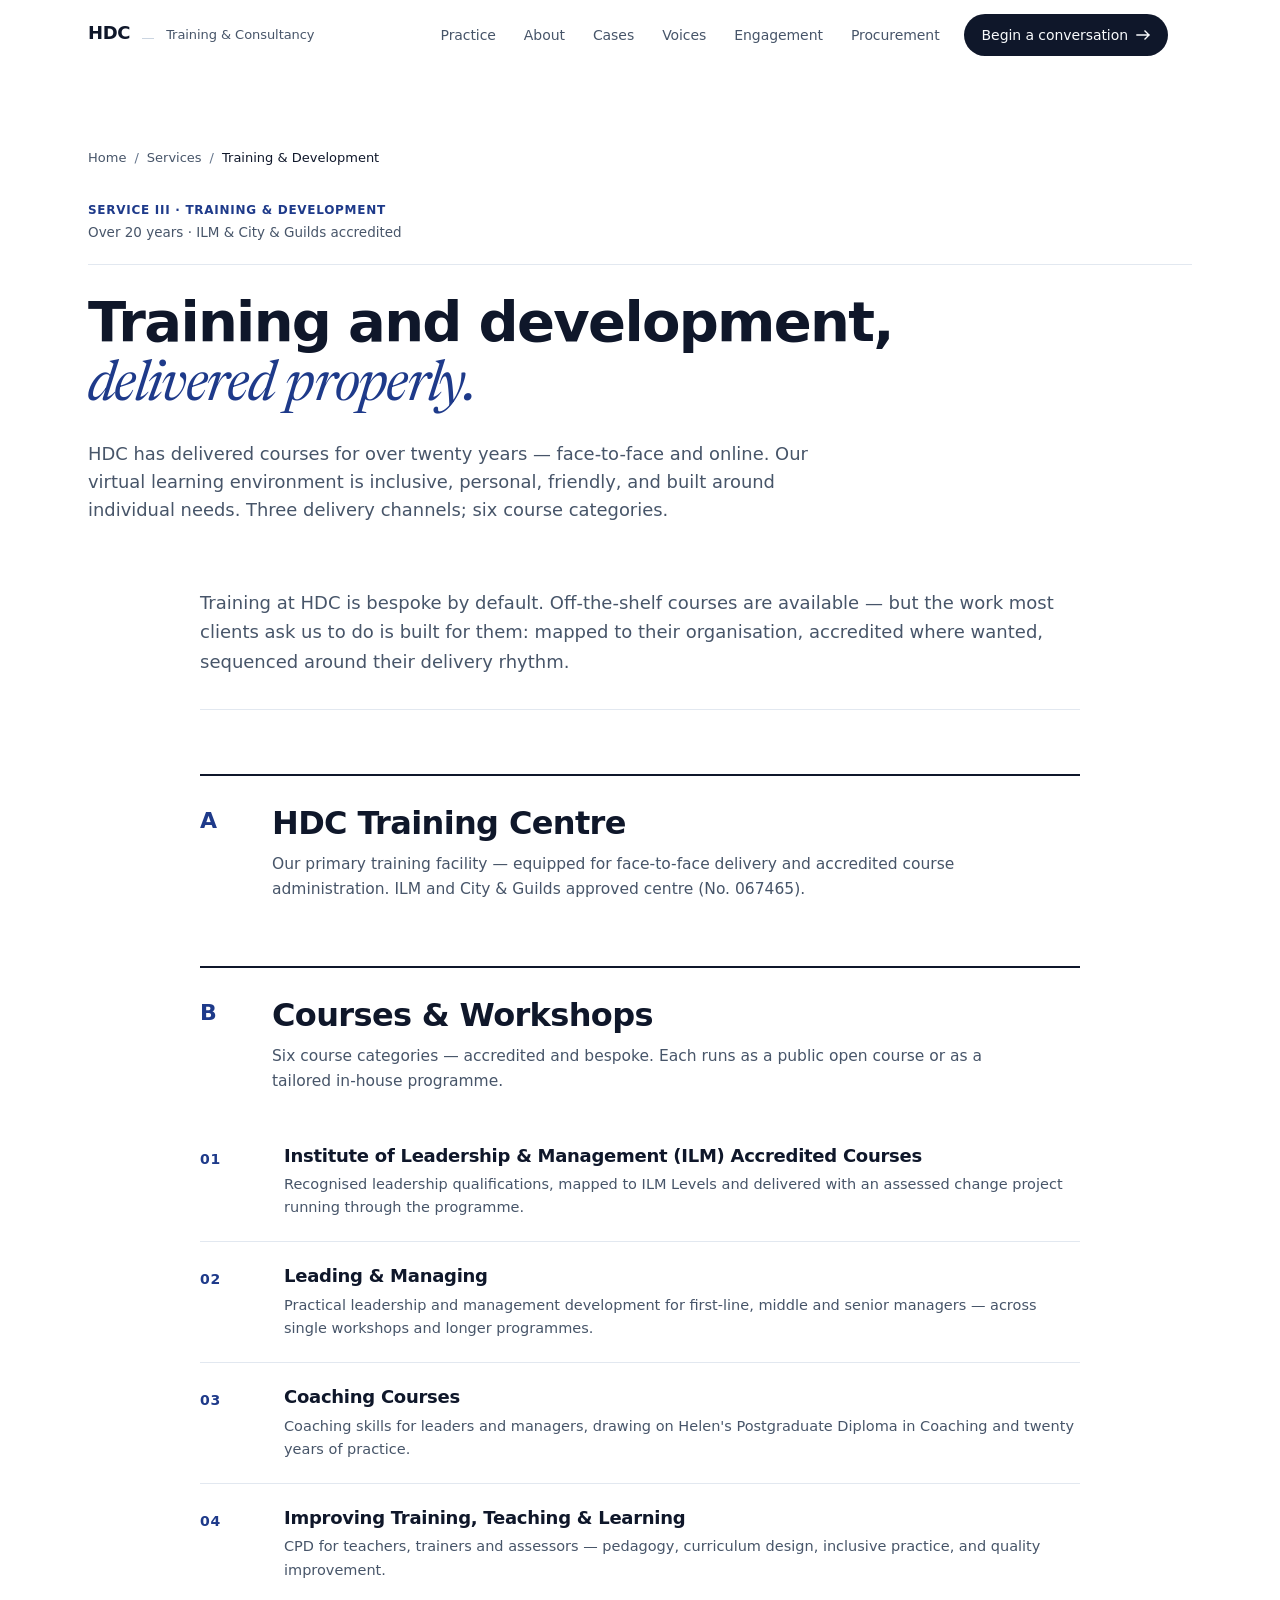
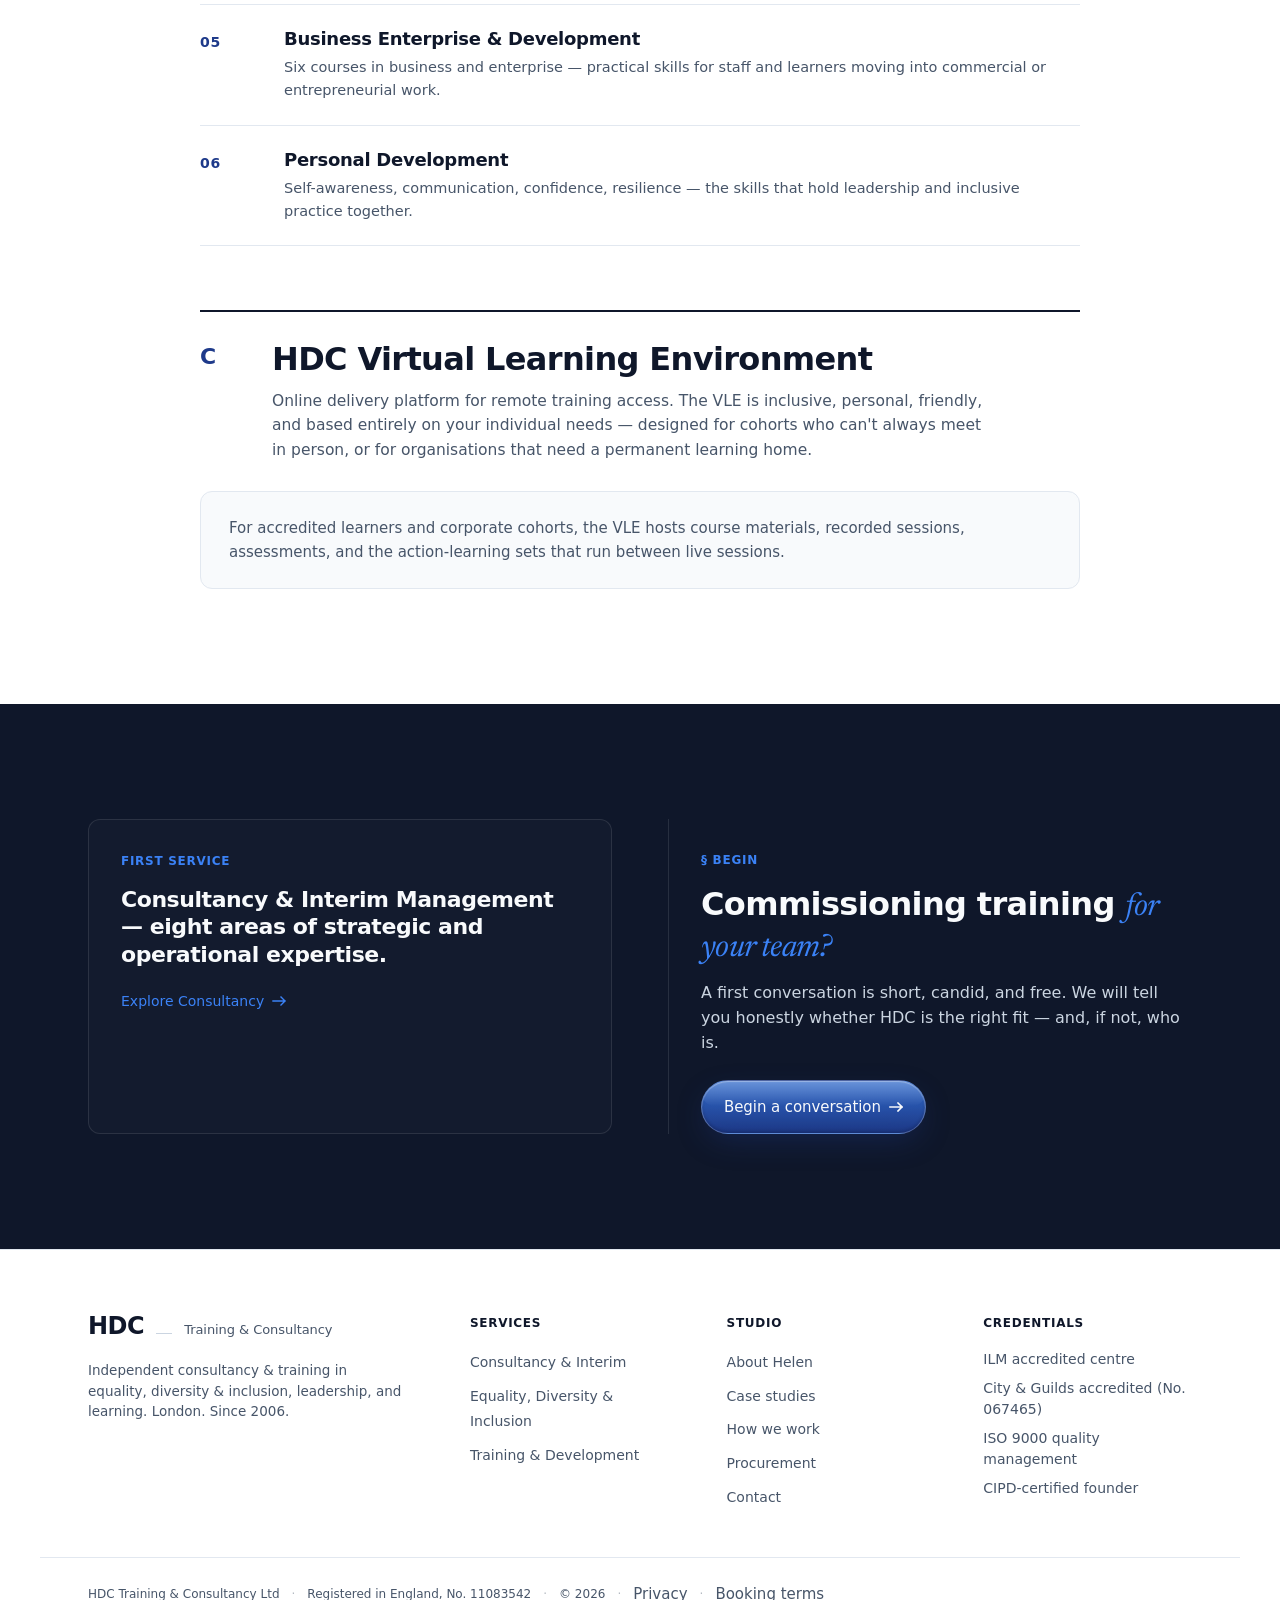
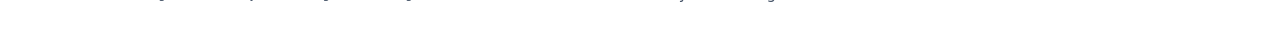
<file: service-training.html>
<!DOCTYPE html>
<html lang="en-GB">
<head>
<meta charset="UTF-8" />
<meta name="viewport" content="width=device-width, initial-scale=1.0" />
<title>Training &amp; Development · HDC Training &amp; Consultancy</title>
<meta name="description" content="Over twenty years of accredited training — leadership, EDI, teaching, business and personal development. ILM-accredited courses, face-to-face, online, or via the HDC Virtual Learning Environment." />
<meta name="theme-color" content="#1F3320" />
<link rel="icon" type="image/svg+xml" href="data:image/svg+xml;utf8,<svg xmlns='http://www.w3.org/2000/svg' viewBox='0 0 64 64'><rect width='64' height='64' fill='%23F2EDDF'/><text x='50%25' y='54%25' dominant-baseline='middle' text-anchor='middle' font-family='Georgia,serif' font-weight='600' font-size='32' fill='%2314130F' letter-spacing='-2'>HDC</text><rect x='10' y='44' width='44' height='1' fill='%231F3320'/></svg>" />
<link rel="preconnect" href="https://fonts.googleapis.com" />
<link rel="preconnect" href="https://fonts.gstatic.com" crossorigin />
<link rel="preconnect" href="https://api.fontshare.com" crossorigin />
<link href="https://fonts.googleapis.com/css2?family=Newsreader:ital,opsz,wght@1,6..72,400..600&display=swap" rel="stylesheet" />
<link rel="stylesheet" href="https://api.fontshare.com/v2/css?f[]=general-sans@400,500,600,700&display=swap" />
<link rel="stylesheet" href="styles.css" />
</head>
<body>

<a class="skip-link" href="#main">Skip to main content</a>

<div class="grain" aria-hidden="true"></div>

<header class="masthead">
  <div class="masthead__inner">
    <a href="index.html" class="logo" aria-label="HDC Training and Consultancy">
      <span class="logo__mark">HDC</span>
      <span class="logo__rule"></span>
      <span class="logo__sub">Training &amp; Consultancy</span>
    </a>
    <nav class="nav" aria-label="Primary">
      <a href="index.html#practice">Practice</a>
      <a href="index.html#about">About</a>
      <a href="index.html#case-studies">Cases</a>
      <a href="index.html#testimonials">Voices</a>
      <a href="index.html#engagement">Engagement</a>
      <a href="index.html#procurement">Procurement</a>
    </nav>
    <a href="index.html#contact" class="masthead__cta">
      <span>Begin a conversation</span>
      <svg width="14" height="10" viewBox="0 0 14 10" fill="none" aria-hidden="true"><path d="M1 5H13M13 5L9 1M13 5L9 9" stroke="currentColor" stroke-width="1.4" stroke-linecap="square"/></svg>
    </a>
    <button class="nav-toggle" type="button" aria-label="Open navigation menu" aria-expanded="false" aria-controls="mobile-nav">
      <span class="nav-toggle__bar"></span>
      <span class="nav-toggle__bar"></span>
      <span class="nav-toggle__bar"></span>
    </button>
  </div>
</header>

<div class="mobile-nav" id="mobile-nav" aria-hidden="true">
  <nav aria-label="Primary mobile">
    <a href="index.html#practice">Practice</a>
    <a href="service-consultancy.html">Consultancy &amp; Interim</a>
    <a href="service-edi.html">EDI</a>
    <a href="service-training.html">Training &amp; Development</a>
    <a href="index.html#about">About</a>
    <a href="index.html#case-studies">Cases</a>
    <a href="index.html#engagement">Engagement</a>
    <a href="index.html#procurement">Procurement</a>
    <a href="index.html#contact" class="mobile-nav__cta">Begin a conversation →</a>
  </nav>
</div>

<main id="main">
<article>

  <section class="case-hero">
    <nav class="case-breadcrumb" aria-label="Breadcrumb">
      <a href="index.html">Home</a>
      <span class="sep">/</span>
      <a href="index.html#practice">Services</a>
      <span class="sep">/</span>
      <span class="here">Training &amp; Development</span>
    </nav>

    <header class="case-tag">
      <div class="case-tag__meta">
        <div class="case-tag__sector">Service III · Training &amp; Development</div>
        <div class="case-tag__years">Over 20 years · ILM &amp; City &amp; Guilds accredited</div>
      </div>
    </header>

    <h1 class="case-hero__title">
      Training and development, <em>delivered properly.</em>
    </h1>

    <p class="case-hero__lede">
      HDC has delivered courses for over twenty years — face-to-face and online. Our virtual learning environment is inclusive, personal, friendly, and built around individual needs. Three delivery channels; six course categories.
    </p>
  </section>

  <section class="service-body">
    <div class="service-body__inner">
      <div class="service-intro">
        <p>Training at HDC is bespoke by default. Off-the-shelf courses are available — but the work most clients ask us to do is built for them: mapped to their organisation, accredited where wanted, sequenced around their delivery rhythm.</p>
      </div>

      <!-- Sub-area A: Training Centre -->
      <div class="service-subhead">
        <div class="service-subhead__no">A</div>
        <div class="service-subhead__body">
          <h2>HDC Training Centre</h2>
          <p>Our primary training facility — equipped for face-to-face delivery and accredited course administration. ILM and City &amp; Guilds approved centre (No. 067465).</p>
        </div>
      </div>

      <!-- Sub-area B: Courses & Workshops -->
      <div class="service-subhead">
        <div class="service-subhead__no">B</div>
        <div class="service-subhead__body">
          <h2>Courses &amp; Workshops</h2>
          <p>Six course categories — accredited and bespoke. Each runs as a public open course or as a tailored in-house programme.</p>
        </div>
      </div>

      <ol class="service-areas service-areas--dense">
        <li class="service-area">
          <div class="service-area__no">01</div>
          <div class="service-area__body">
            <h3 class="service-area__title">Institute of Leadership &amp; Management (ILM) Accredited Courses</h3>
            <p class="service-area__desc">Recognised leadership qualifications, mapped to ILM Levels and delivered with an assessed change project running through the programme.</p>
          </div>
        </li>
        <li class="service-area">
          <div class="service-area__no">02</div>
          <div class="service-area__body">
            <h3 class="service-area__title">Leading &amp; Managing</h3>
            <p class="service-area__desc">Practical leadership and management development for first-line, middle and senior managers — across single workshops and longer programmes.</p>
          </div>
        </li>
        <li class="service-area">
          <div class="service-area__no">03</div>
          <div class="service-area__body">
            <h3 class="service-area__title">Coaching Courses</h3>
            <p class="service-area__desc">Coaching skills for leaders and managers, drawing on Helen's Postgraduate Diploma in Coaching and twenty years of practice.</p>
          </div>
        </li>
        <li class="service-area">
          <div class="service-area__no">04</div>
          <div class="service-area__body">
            <h3 class="service-area__title">Improving Training, Teaching &amp; Learning</h3>
            <p class="service-area__desc">CPD for teachers, trainers and assessors — pedagogy, curriculum design, inclusive practice, and quality improvement.</p>
          </div>
        </li>
        <li class="service-area">
          <div class="service-area__no">05</div>
          <div class="service-area__body">
            <h3 class="service-area__title">Business Enterprise &amp; Development</h3>
            <p class="service-area__desc">Six courses in business and enterprise — practical skills for staff and learners moving into commercial or entrepreneurial work.</p>
          </div>
        </li>
        <li class="service-area">
          <div class="service-area__no">06</div>
          <div class="service-area__body">
            <h3 class="service-area__title">Personal Development</h3>
            <p class="service-area__desc">Self-awareness, communication, confidence, resilience — the skills that hold leadership and inclusive practice together.</p>
          </div>
        </li>
      </ol>

      <!-- Sub-area C: VLE -->
      <div class="service-subhead">
        <div class="service-subhead__no">C</div>
        <div class="service-subhead__body">
          <h2>HDC Virtual Learning Environment</h2>
          <p>Online delivery platform for remote training access. The VLE is inclusive, personal, friendly, and based entirely on your individual needs — designed for cohorts who can't always meet in person, or for organisations that need a permanent learning home.</p>
        </div>
      </div>

      <div class="service-cta-inline">
        <p>For accredited learners and corporate cohorts, the VLE hosts course materials, recorded sessions, assessments, and the action-learning sets that run between live sessions.</p>
      </div>
    </div>
  </section>

</article>

<section class="case-foot">
  <div class="case-foot__inner">
    <div class="next-case">
      <div class="next-case__label">First service</div>
      <h3 class="next-case__title">Consultancy &amp; Interim Management — eight areas of strategic and operational expertise.</h3>
      <a href="service-consultancy.html" class="next-case__link">
        Explore Consultancy
        <svg width="14" height="10" viewBox="0 0 14 10" fill="none" aria-hidden="true"><path d="M1 5H13M13 5L9 1M13 5L9 9" stroke="currentColor" stroke-width="1.4" stroke-linecap="square"/></svg>
      </a>
    </div>

    <div class="case-cta">
      <div class="case-cta__eyebrow">§ Begin</div>
      <h3 class="case-cta__title">Commissioning training <em>for your team?</em></h3>
      <p class="case-cta__lede">A first conversation is short, candid, and free. We will tell you honestly whether HDC is the right fit — and, if not, who is.</p>
      <a href="index.html#contact" class="btn btn--solid">
        <span>Begin a conversation</span>
        <svg width="14" height="10" viewBox="0 0 14 10" fill="none" aria-hidden="true"><path d="M1 5H13M13 5L9 1M13 5L9 9" stroke="currentColor" stroke-width="1.6" stroke-linecap="square"/></svg>
      </a>
    </div>
  </div>
</section>

</main>

<footer class="footer">
  <div class="footer__inner">
    <div class="footer__col footer__col--mark">
      <div class="logo logo--footer">
        <span class="logo__mark">HDC</span>
        <span class="logo__rule"></span>
        <span class="logo__sub">Training &amp; Consultancy</span>
      </div>
      <p class="footer__tag">Independent consultancy &amp; training in equality, diversity &amp; inclusion, leadership, and learning. London. Since 2006.</p>
    </div>

    <div class="footer__col">
      <h4>Services</h4>
      <ul>
        <li><a href="service-consultancy.html">Consultancy &amp; Interim</a></li>
        <li><a href="service-edi.html">Equality, Diversity &amp; Inclusion</a></li>
        <li><a href="service-training.html">Training &amp; Development</a></li>
      </ul>
    </div>

    <div class="footer__col">
      <h4>Studio</h4>
      <ul>
        <li><a href="index.html#about">About Helen</a></li>
        <li><a href="index.html#case-studies">Case studies</a></li>
        <li><a href="index.html#engagement">How we work</a></li>
        <li><a href="index.html#procurement">Procurement</a></li>
        <li><a href="index.html#contact">Contact</a></li>
      </ul>
    </div>

    <div class="footer__col">
      <h4>Credentials</h4>
      <ul class="footer__creds">
        <li>ILM accredited centre</li>
        <li>City &amp; Guilds accredited (No. 067465)</li>
        <li>ISO 9000 quality management</li>
        <li>CIPD-certified founder</li>
      </ul>
    </div>
  </div>

  <div class="footer__strap">
    <span>HDC Training &amp; Consultancy Ltd</span>
    <span class="dot">·</span>
    <span>Registered in England, No. 11083542</span>
    <span class="dot">·</span>
    <span>© <span id="year">2026</span></span>
    <span class="dot">·</span>
    <a href="#" class="inline-link inline-link--quiet">Privacy</a>
    <span class="dot">·</span>
    <a href="#" class="inline-link inline-link--quiet">Booking terms</a>
  </div>
</footer>

<aside class="mobile-cta" aria-label="Quick contact">
  <a href="tel:+447414144468" class="mobile-cta__btn">
    <svg width="14" height="14" viewBox="0 0 24 24" fill="none" aria-hidden="true"><path d="M22 16.92v3a2 2 0 0 1-2.18 2 19.79 19.79 0 0 1-8.63-3.07 19.5 19.5 0 0 1-6-6 19.79 19.79 0 0 1-3.07-8.67A2 2 0 0 1 4.11 2h3a2 2 0 0 1 2 1.72c.13.96.37 1.9.72 2.81a2 2 0 0 1-.45 2.11L8.09 9.91a16 16 0 0 0 6 6l1.27-1.27a2 2 0 0 1 2.11-.45c.91.35 1.85.59 2.81.72A2 2 0 0 1 22 16.92Z" stroke="currentColor" stroke-width="1.7" stroke-linecap="round" stroke-linejoin="round"/></svg>
    <span>Call</span>
  </a>
  <a href="mailto:info@hdconsultants.org.uk" class="mobile-cta__btn">
    <svg width="14" height="14" viewBox="0 0 24 24" fill="none" aria-hidden="true"><path d="M4 4h16c1.1 0 2 .9 2 2v12c0 1.1-.9 2-2 2H4c-1.1 0-2-.9-2-2V6c0-1.1.9-2 2-2Z" stroke="currentColor" stroke-width="1.7" stroke-linecap="round" stroke-linejoin="round"/><path d="m22 6-10 7L2 6" stroke="currentColor" stroke-width="1.7" stroke-linecap="round" stroke-linejoin="round"/></svg>
    <span>Email</span>
  </a>
  <a href="index.html#contact" class="mobile-cta__btn mobile-cta__btn--primary">
    <span>Begin a conversation</span>
    <svg width="12" height="9" viewBox="0 0 14 10" fill="none" aria-hidden="true"><path d="M1 5H13M13 5L9 1M13 5L9 9" stroke="currentColor" stroke-width="1.6" stroke-linecap="square"/></svg>
  </a>
</aside>

<script src="script.js"></script>
</body>
</html>
</file>
<file: styles.css>
/* ─── HDC Training & Consultancy — Modern Boutique Design System ──── */

:root {
  /* Surfaces */
  --bg: #FFFFFF;
  --bg-alt: #F8FAFC;
  --bg-dark: #0F172A;
  --bg-deep: #020617;

  /* Text */
  --text: #0F172A;
  --text-2: #1E293B;
  --text-muted: #475569;
  --text-subtle: #64748B;
  /* Was #94A3B8 — only 2.85:1 on white, fails WCAG AA.
     #64748B gives 5.05:1 — passes AA for normal text. */
  --text-faint: #64748B;
  --text-invert: #F8FAFC;
  --text-invert-muted: #CBD5E1;

  /* Accent (navy) */
  --accent: #1E3A8A;
  --accent-hover: #1E40AF;
  --accent-soft: #EFF4FF;
  --accent-mid: #3B82F6;

  /* Lines */
  --border: #E2E8F0;
  --border-strong: #CBD5E1;
  --border-dark: rgba(255,255,255,0.10);
  --border-dark-strong: rgba(255,255,255,0.18);

  /* Type */
  --display: "General Sans", -apple-system, BlinkMacSystemFont, system-ui, sans-serif;
  --body: "General Sans", -apple-system, BlinkMacSystemFont, system-ui, sans-serif;
  --serif: "Newsreader", "Source Serif Pro", Georgia, serif;

  /* Motion */
  --ease-out: cubic-bezier(.16,.84,.36,1);
  --ease-press: cubic-bezier(.4,0,.2,1);
  --dur-fast: 160ms;
  --dur: 240ms;
  --dur-slow: 420ms;

  /* Geometry */
  --max-w: 1200px;
  --max-w-prose: 720px;
  --gutter: clamp(20px, 4vw, 48px);
  --section-pad: clamp(72px, 9vw, 128px);
  --radius: 8px;
  --radius-lg: 12px;
}

* { box-sizing: border-box; margin: 0; padding: 0; }

html { scroll-behavior: smooth; }

body {
  font-family: var(--body);
  background: var(--bg);
  color: var(--text);
  font-size: 16px;
  line-height: 1.6;
  -webkit-font-smoothing: antialiased;
  -moz-osx-font-smoothing: grayscale;
  overflow-x: hidden;
  text-rendering: optimizeLegibility;
}

::selection { background: var(--accent); color: #fff; }

img, svg { display: block; max-width: 100%; }

a { color: inherit; text-decoration: none; }

button { font-family: inherit; }

/* ─── A11y — skip-link + focus ────────────────────────────────────── */
.skip-link {
  position: fixed;
  top: 12px; left: 12px;
  z-index: 10000;
  background: var(--bg-dark);
  color: var(--text-invert);
  padding: 12px 18px;
  font-size: 14px;
  font-weight: 500;
  border-radius: var(--radius);
  transform: translateY(-200%);
  transition: transform var(--dur) var(--ease-out);
}
.skip-link:focus { transform: translateY(0); outline: 2px solid var(--accent); outline-offset: 2px; }

:focus-visible {
  outline: 2px solid var(--accent);
  outline-offset: 3px;
  border-radius: 4px;
}

/* Sticky-header offset for in-page anchors */
section[id], main[id] { scroll-margin-top: 96px; }

/* ─── Typography primitives ───────────────────────────────────────── */
.display {
  font-family: var(--display);
  font-weight: 600;
  letter-spacing: -0.025em;
  line-height: 1.05;
  color: var(--text);
}
.display--hero {
  font-size: clamp(40px, 6.5vw, 80px);
  letter-spacing: -0.035em;
  line-height: 1.02;
  font-weight: 600;
}
.display--xl { font-size: clamp(36px, 5.5vw, 64px); letter-spacing: -0.03em; }
.display--lg { font-size: clamp(30px, 4vw, 48px); letter-spacing: -0.025em; }
.display--md { font-size: clamp(24px, 3vw, 36px); letter-spacing: -0.02em; }

.display em {
  font-family: var(--serif);
  font-style: italic;
  font-weight: 400;
  color: var(--accent);
}

.dim-em {
  display: block;
  margin-top: 16px;
  font-family: var(--body);
  font-style: normal;
  font-weight: 400;
  color: var(--text-muted);
  font-size: 0.42em;
  line-height: 1.45;
  letter-spacing: -0.005em;
  max-width: 36ch;
}
.dim-em-light {
  display: block;
  margin-top: 16px;
  font-family: var(--body);
  font-style: normal;
  font-weight: 400;
  color: var(--text-invert-muted);
  font-size: 0.42em;
  line-height: 1.45;
  letter-spacing: -0.005em;
  max-width: 40ch;
}

.eyebrow {
  font-family: var(--body);
  font-size: 12px;
  font-weight: 600;
  letter-spacing: 0.08em;
  text-transform: uppercase;
  color: var(--accent);
  display: inline-block;
  margin-bottom: 24px;
}
.eyebrow--light { color: var(--accent-mid); }

.dim { color: var(--text-faint); font-weight: 400; }

/* Hide editorial-only spans without removing markup */
.eyebrow__sq,
.masthead__strap .dot, .masthead__strap span:not(.live):not(.live-dot),
.pillar__num, .feature-card__no, .stage__no,
.case-tag__no, .case-subhead__no,
.contact__eyebrow .eyebrow__sq--light {
  display: none !important;
}
.section-name {
  font-family: var(--body);
  font-size: 12px;
  font-weight: 600;
  letter-spacing: 0.08em;
  text-transform: uppercase;
  color: var(--accent);
  display: inline-block;
}

/* Inline link */
.inline-link {
  display: inline-flex;
  align-items: center;
  gap: 6px;
  color: var(--accent);
  font-weight: 500;
  font-size: 15px;
  border-bottom: 1px solid transparent;
  transition: border-color var(--dur) var(--ease-out), color var(--dur) var(--ease-out);
}
@media (hover: hover) {
  .inline-link:hover { border-bottom-color: var(--accent); }
}
.inline-link--quiet { color: var(--text-muted); font-weight: 400; }

/* ─── Reveal animation ───────────────────────────────────────────── */
.reveal {
  display: block;
  opacity: 0;
  transform: translateY(16px);
  animation: revealUp 0.9s var(--ease-out) forwards;
  animation-delay: var(--d, 0s);
}
@keyframes revealUp {
  to { opacity: 1; transform: translateY(0); }
}

/* ─── Masthead ────────────────────────────────────────────────────── */
.masthead {
  position: sticky;
  top: 0;
  z-index: 50;
  background: rgba(255, 255, 255, 0.85);
  backdrop-filter: saturate(180%) blur(20px);
  -webkit-backdrop-filter: saturate(180%) blur(20px);
  border-bottom: 1px solid transparent;
  transition: border-color var(--dur) var(--ease-out), background var(--dur) var(--ease-out);
}
.masthead.is-scrolled {
  border-bottom-color: var(--border);
}
.masthead__inner {
  max-width: var(--max-w);
  margin: 0 auto;
  padding: 14px var(--gutter);
  display: grid;
  grid-template-columns: auto 1fr auto auto;
  gap: 24px;
  align-items: center;
}
.logo {
  display: inline-flex;
  align-items: baseline;
  gap: 10px;
  color: var(--text);
}
.logo__mark {
  font-family: var(--display);
  font-weight: 700;
  font-size: 18px;
  letter-spacing: -0.02em;
  line-height: 1;
}
.logo__rule {
  display: inline-block;
  width: 12px; height: 1px;
  background: var(--border-strong);
  margin: 0 2px 4px;
}
.logo__sub {
  font-family: var(--body);
  font-size: 13px;
  font-weight: 500;
  letter-spacing: -0.005em;
  color: var(--text-muted);
}
.logo--footer .logo__mark { font-size: 24px; }
.logo--footer .logo__rule { width: 16px; }

.nav {
  display: flex;
  gap: 28px;
  justify-self: end;
  align-items: center;
}
.nav a {
  font-size: 14px;
  font-weight: 500;
  color: var(--text-muted);
  letter-spacing: -0.005em;
  transition: color var(--dur-fast) var(--ease-out);
}
@media (hover: hover) {
  .nav a:hover { color: var(--text); }
}

.masthead__cta {
  display: inline-flex;
  align-items: center;
  gap: 8px;
  font-size: 14px;
  font-weight: 500;
  padding: 10px 18px;
  background: var(--bg-dark);
  color: var(--text-invert);
  border-radius: 999px;
  transition: background var(--dur) var(--ease-out), transform var(--dur) var(--ease-press);
  letter-spacing: -0.005em;
}
.masthead__cta svg { transition: transform var(--dur) var(--ease-out); }
@media (hover: hover) {
  .masthead__cta:hover { background: var(--accent); }
  .masthead__cta:hover svg { transform: translateX(3px); }
}
.masthead__cta:active { transform: scale(0.97); transition-duration: var(--dur-fast); }

/* Strap: hide completely in modern direction */
.masthead__strap { display: none; }
.live, .live-dot { display: none; }

/* ─── Buttons ─────────────────────────────────────────────────────── */
.btn {
  display: inline-flex;
  align-items: center;
  gap: 8px;
  padding: 14px 22px;
  font-size: 15px;
  font-weight: 500;
  border-radius: 999px;
  letter-spacing: -0.005em;
  transition: transform var(--dur) var(--ease-press), background var(--dur) var(--ease-out), color var(--dur) var(--ease-out), border-color var(--dur) var(--ease-out);
  cursor: pointer;
  border: 1px solid transparent;
  font-family: var(--body);
}
.btn svg { transition: transform var(--dur) var(--ease-out); }
/* Liquid-glass primary CTA — translucent navy that refracts through the hero aurora */
.btn--solid {
  background: linear-gradient(180deg,
    rgba(59, 130, 246, 0.78) 0%,
    rgba(30, 58, 138, 0.94) 100%);
  color: var(--text-invert);
  border: 1px solid rgba(255, 255, 255, 0.22);
  backdrop-filter: blur(20px) saturate(180%);
  -webkit-backdrop-filter: blur(20px) saturate(180%);
  box-shadow:
    0 10px 30px -6px rgba(30, 58, 138, 0.40),
    inset 0 1px 1px rgba(255, 255, 255, 0.34),
    inset 0 -2px 3px rgba(2, 6, 23, 0.18);
  position: relative;
  overflow: hidden;
  isolation: isolate;
}
.btn--solid::before {
  /* top specular highlight */
  content: "";
  position: absolute;
  top: 0; left: 0; right: 0;
  height: 48%;
  background: linear-gradient(180deg, rgba(255, 255, 255, 0.28) 0%, transparent 100%);
  pointer-events: none;
  border-radius: inherit;
  z-index: 0;
}
.btn--solid::after {
  /* slow shimmer pass for liquid feel */
  content: "";
  position: absolute;
  inset: 0;
  background: linear-gradient(115deg,
    transparent 30%,
    rgba(255, 255, 255, 0.20) 50%,
    transparent 70%);
  transform: translateX(-100%);
  pointer-events: none;
  z-index: 0;
  border-radius: inherit;
}
.btn--solid > * { position: relative; z-index: 1; }

.btn--ghost {
  background: rgba(255, 255, 255, 0.50);
  color: var(--text);
  border-color: rgba(15, 23, 42, 0.12);
  backdrop-filter: blur(20px) saturate(180%);
  -webkit-backdrop-filter: blur(20px) saturate(180%);
  box-shadow: 0 1px 2px rgba(15, 23, 42, 0.04);
}
@media (hover: hover) {
  .btn--solid:hover {
    box-shadow:
      0 14px 36px -6px rgba(30, 58, 138, 0.50),
      inset 0 1px 1px rgba(255, 255, 255, 0.40),
      inset 0 -2px 3px rgba(2, 6, 23, 0.20);
    transform: translateY(-1px);
  }
  .btn--solid:hover::after {
    transform: translateX(100%);
    transition: transform 1.1s var(--ease-out);
  }
  .btn--solid:hover svg { transform: translateX(3px); }
  .btn--ghost:hover { background: var(--bg); border-color: var(--border-strong); }
}
.btn:active { transform: scale(0.97); transition-duration: var(--dur-fast); }
.btn--solid:active { transform: translateY(0) scale(0.97); }

@media (prefers-reduced-motion: reduce) {
  .btn--solid::after { display: none; }
}

/* ─── Section heads ───────────────────────────────────────────────── */
.section-head {
  max-width: var(--max-w);
  margin: 0 auto;
  padding: 0 var(--gutter);
  padding-top: var(--section-pad);
  padding-bottom: 56px;
}
.section-head__top {
  display: flex;
  align-items: center;
  gap: 18px;
  margin-bottom: 24px;
}
.section-head--invert .section-name { color: var(--accent-mid); }

/* ─── Grain — removed in modern direction ────────────────────────── */
.grain { display: none; }

/* ─── HERO ────────────────────────────────────────────────────────── */
.hero {
  max-width: var(--max-w);
  margin: 0 auto;
  padding: clamp(80px, 10vw, 140px) var(--gutter) clamp(56px, 7vw, 96px);
  position: relative;
  isolation: isolate;
}
/* Aurora gradient mesh — gives the hero depth and gives the glass CTA something to refract through */
.hero::before {
  content: "";
  position: absolute;
  left: calc(50% - 50vw);
  width: 100vw;
  top: -40px;
  bottom: -120px;
  z-index: -2;
  background:
    radial-gradient(ellipse 70% 55% at 12% 22%, rgba(99, 102, 241, 0.22) 0%, transparent 60%),
    radial-gradient(ellipse 65% 50% at 88% 18%, rgba(30, 58, 138, 0.28) 0%, transparent 55%),
    radial-gradient(ellipse 55% 45% at 78% 78%, rgba(14, 165, 233, 0.16) 0%, transparent 60%),
    radial-gradient(ellipse 65% 55% at 22% 88%, rgba(59, 130, 246, 0.18) 0%, transparent 55%);
  filter: blur(50px);
  animation: aurora-drift 32s ease-in-out infinite;
  pointer-events: none;
  will-change: transform;
}
/* Soft fade to white at the bottom so the next section starts clean */
.hero::after {
  content: "";
  position: absolute;
  left: calc(50% - 50vw);
  width: 100vw;
  bottom: 0;
  height: 140px;
  z-index: -1;
  background: linear-gradient(180deg, transparent 0%, var(--bg) 100%);
  pointer-events: none;
}
@keyframes aurora-drift {
  0%, 100% { transform: translate(0, 0) scale(1); }
  33%      { transform: translate(-24px, 16px) scale(1.05); }
  66%      { transform: translate(18px, -22px) scale(0.98); }
}
@media (prefers-reduced-motion: reduce) {
  .hero::before { animation: none; }
}
.hero__grid {
  display: grid;
  grid-template-columns: 132px 1fr;
  gap: 56px;
  align-items: stretch;
}
.hero__main { max-width: 880px; }

.eyebrow--hero {
  margin-bottom: 28px;
  color: var(--accent);
}

.display--hero { margin-bottom: 32px; }
.display--hero span { display: block; }

.hero__lede {
  font-size: clamp(17px, 1.4vw, 21px);
  line-height: 1.55;
  color: var(--text-muted);
  max-width: 720px;
  margin-bottom: 40px;
  font-weight: 400;
  letter-spacing: -0.005em;
}
.hero__lede em {
  font-family: var(--serif);
  font-style: italic;
  font-weight: 500;
  color: var(--text);
}

.hero__actions {
  display: flex;
  gap: 10px;
  flex-wrap: wrap;
  margin-bottom: 72px;
}

.hero__meta {
  display: grid;
  grid-template-columns: repeat(3, 1fr);
  gap: 32px;
  padding-top: 32px;
  border-top: 1px solid var(--border);
}
.hero__meta-k {
  font-size: 12px;
  font-weight: 600;
  letter-spacing: 0.06em;
  text-transform: uppercase;
  color: var(--accent);
  margin-bottom: 8px;
}
.hero__meta-v {
  font-size: 15px;
  font-weight: 500;
  line-height: 1.45;
  color: var(--text);
  letter-spacing: -0.005em;
}
.hero__meta-v .dim { color: var(--text-muted); font-weight: 400; font-size: 14px; }

@media (max-width: 760px) {
  .hero__meta { grid-template-columns: 1fr; gap: 20px; }
}

/* ─── PILLARS — three-up grid ─────────────────────────────────────── */
.pillars { background: var(--bg); }
.pillar-list {
  max-width: var(--max-w);
  margin: 0 auto;
  padding: 0 var(--gutter) var(--section-pad);
  list-style: none;
  display: grid;
  gap: 20px;
  grid-template-columns: repeat(3, 1fr);
}
.pillar {
  display: flex;
  flex-direction: column;
  gap: 18px;
  padding: 36px 32px 32px;
  background: var(--bg-alt);
  border: 1px solid var(--border);
  border-radius: var(--radius-lg);
  position: relative;
  isolation: isolate;
  overflow: hidden;
  transition: border-color var(--dur) var(--ease-out), transform var(--dur) var(--ease-out), box-shadow var(--dur) var(--ease-out);
}
/* subtle navy halo on the top-right corner — quiet visual interest */
.pillar::before {
  content: "";
  position: absolute;
  top: -60px; right: -60px;
  width: 180px; height: 180px;
  background: radial-gradient(circle, rgba(30, 58, 138, 0.07) 0%, transparent 70%);
  z-index: -1;
  pointer-events: none;
  transform: scale(1);
  transition: transform var(--dur-slow) var(--ease-out);
}
@media (hover: hover) {
  .pillar:hover {
    border-color: var(--border-strong);
    transform: translateY(-3px);
    box-shadow: 0 14px 32px -10px rgba(15, 23, 42, 0.10);
  }
  .pillar:hover::before { transform: scale(1.4); }
}
.pillar__icon {
  width: 32px;
  height: 32px;
  color: var(--accent);
  margin-bottom: 2px;
  display: flex;
  align-items: center;
  justify-content: center;
}
.pillar__icon svg { width: 100%; height: 100%; display: block; }
.pillar__body {
  max-width: none;
  display: flex;
  flex-direction: column;
  gap: 12px;
  flex-grow: 1;
}
.pillar__title {
  font-family: var(--display);
  font-weight: 600;
  font-size: 22px;
  letter-spacing: -0.02em;
  line-height: 1.2;
  margin-bottom: 0;
  color: var(--text);
}
.pillar__lede {
  font-size: 15px;
  color: var(--text-muted);
  line-height: 1.6;
  margin-bottom: 0;
}
.pillar__lede em {
  font-family: var(--serif);
  font-style: italic;
  font-weight: 500;
  color: var(--text);
}
/* Summary line: e.g. "8 areas of expertise" */
.pillar__meta {
  font-size: 11.5px;
  font-weight: 600;
  letter-spacing: 0.08em;
  text-transform: uppercase;
  color: var(--accent);
  padding-top: 4px;
}

/* Sub-services as a clean arrow-prefixed text list */
.pillar__services {
  list-style: none;
  display: flex;
  flex-direction: column;
  gap: 8px;
  margin-top: 12px;
  padding-top: 16px;
  border-top: 1px solid var(--border);
}
.pillar__services li {
  font-size: 14px;
  color: var(--text);
  font-weight: 500;
  letter-spacing: -0.005em;
  line-height: 1.4;
  position: relative;
  padding-left: 20px;
}
.pillar__services li::before {
  content: "";
  position: absolute;
  left: 0; top: 0.55em;
  width: 10px;
  height: 1px;
  background: var(--accent);
}

/* "+ N more" trailing line */
.pillar__more {
  font-size: 12.5px;
  color: var(--text-muted);
  line-height: 1.5;
  padding-top: 14px;
  letter-spacing: -0.005em;
}

/* "Read more →" CTA pushed to bottom of card */
.pillar__cta {
  display: inline-flex;
  align-items: center;
  gap: 6px;
  margin-top: auto;
  padding-top: 18px;
  font-size: 13.5px;
  font-weight: 600;
  color: var(--accent);
  letter-spacing: -0.005em;
  transition: gap var(--dur) var(--ease-out);
}
.pillar--linked:hover .pillar__cta { gap: 10px; color: var(--accent-hover); }

/* Stretched link — makes the whole card clickable while preserving text selection */
.pillar--linked { cursor: pointer; }
.pillar__link-overlay {
  position: absolute;
  inset: 0;
  z-index: 2;
  border-radius: inherit;
}
.pillar__link-overlay:focus-visible {
  outline: 2px solid var(--accent);
  outline-offset: -2px;
}
/* Inline links inside the card (e.g. "See full EDI catalogue") need to sit ABOVE the overlay */
.pillar a:not(.pillar__link-overlay) { position: relative; z-index: 3; }

/* Legacy .pillar__tags kept for backward compat — unused now */
.pillar__tags { display: none; }

/* ─── SERVICE PAGES ───────────────────────────────────────────────── */
.service-body {
  max-width: var(--max-w);
  margin: 0 auto;
  padding: 0 var(--gutter) clamp(72px, 9vw, 120px);
}
.service-body__inner {
  max-width: 880px;
  margin: 0 auto;
}
.service-intro {
  padding-bottom: 32px;
  border-bottom: 1px solid var(--border);
  margin-bottom: 36px;
}
.service-intro p {
  font-size: 18px;
  line-height: 1.65;
  color: var(--text-muted);
}
.service-intro p em {
  font-family: var(--serif);
  font-style: italic;
  font-weight: 500;
  color: var(--text);
}

/* A / B / C section heads inside a service page (e.g. EDI Consultancy vs EDI Training) */
.service-subhead {
  display: grid;
  grid-template-columns: 48px 1fr;
  gap: 24px;
  margin: 64px 0 28px;
  padding-top: 28px;
  border-top: 2px solid var(--text);
  align-items: start;
}
.service-subhead:first-of-type { margin-top: 24px; }
.service-subhead__no {
  font-family: var(--display);
  font-weight: 600;
  font-size: 22px;
  color: var(--accent);
  letter-spacing: -0.01em;
  line-height: 1;
  padding-top: 6px;
}
.service-subhead__body h2 {
  font-family: var(--display);
  font-weight: 600;
  font-size: clamp(24px, 2.6vw, 32px);
  letter-spacing: -0.02em;
  line-height: 1.2;
  color: var(--text);
  margin-bottom: 10px;
}
.service-subhead__body p {
  font-size: 15.5px;
  line-height: 1.6;
  color: var(--text-muted);
  max-width: 720px;
}

/* Sub-theme inside a service section (e.g. "EDI in Teaching & Learning") */
.service-theme {
  margin-top: 40px;
}
.service-theme__head {
  font-family: var(--body);
  font-size: 12px;
  font-weight: 600;
  letter-spacing: 0.08em;
  text-transform: uppercase;
  color: var(--accent);
  padding-bottom: 14px;
  margin-bottom: 0;
  border-bottom: 1px solid var(--border);
}
.service-theme + .service-theme { margin-top: 32px; }

/* The numbered list of sub-services */
.service-areas {
  list-style: none;
  padding: 0;
  margin: 0;
  border-top: 1px solid var(--border);
}
.service-areas--dense { border-top: none; }
.service-area {
  display: grid;
  grid-template-columns: 56px 1fr;
  gap: 28px;
  padding: 22px 0;
  border-bottom: 1px solid var(--border);
  align-items: start;
  transition: background var(--dur) var(--ease-out);
}
@media (hover: hover) {
  .service-area:hover { background: var(--bg-alt); }
}
.service-area__no {
  font-family: var(--display);
  font-weight: 600;
  font-size: 14px;
  color: var(--accent);
  letter-spacing: 0.06em;
  font-variant-numeric: tabular-nums;
  padding-top: 4px;
}
.service-area__title {
  font-family: var(--display);
  font-weight: 600;
  font-size: 18px;
  letter-spacing: -0.015em;
  line-height: 1.3;
  color: var(--text);
  margin-bottom: 6px;
}
.service-area__desc {
  font-size: 14.5px;
  line-height: 1.6;
  color: var(--text-muted);
}
.service-area__desc .inline-link {
  font-size: 14px;
}

.service-cta-inline {
  margin-top: 28px;
  padding: 24px 28px;
  background: var(--bg-alt);
  border: 1px solid var(--border);
  border-radius: var(--radius-lg);
}
.service-cta-inline p {
  font-size: 15px;
  line-height: 1.6;
  color: var(--text-muted);
  margin: 0;
}

@media (max-width: 700px) {
  .service-subhead { grid-template-columns: 32px 1fr; gap: 16px; }
  .service-subhead__no { font-size: 18px; padding-top: 4px; }
  .service-area { grid-template-columns: 36px 1fr; gap: 18px; padding: 20px 0; }
  .service-area__no { font-size: 13px; }
  .service-area__title { font-size: 17px; }
  .service-area__desc { font-size: 14.5px; }
}

@media (max-width: 1024px) {
  .pillar-list { grid-template-columns: 1fr 1fr; }
  .pillar-list .pillar:nth-child(3) { grid-column: 1 / -1; }
}
@media (max-width: 700px) {
  .pillar-list { grid-template-columns: 1fr; gap: 16px; }
  .pillar-list .pillar:nth-child(3) { grid-column: auto; }
  .pillar { padding: 28px 24px; }
}

/* ─── FEATURE (AI) ────────────────────────────────────────────────── */
.feature {
  background: var(--bg-dark);
  color: var(--text-invert);
  padding: var(--section-pad) 0;
}
.feature__grid {
  max-width: var(--max-w);
  margin: 0 auto;
  padding: 0 var(--gutter);
  display: block;
}
.feature__meta { margin-bottom: 32px; }
.feature__meta .eyebrow { color: var(--accent-mid); }

.badge {
  display: inline-flex;
  align-items: center;
  gap: 8px;
  padding: 6px 12px;
  background: rgba(59, 130, 246, 0.12);
  border: 1px solid rgba(59, 130, 246, 0.30);
  border-radius: 999px;
  font-size: 12px;
  font-weight: 500;
  letter-spacing: 0.02em;
  color: var(--accent-mid);
}
.badge__dot {
  width: 6px; height: 6px;
  background: var(--accent-mid);
  border-radius: 50%;
}

.feature__main { max-width: 980px; }
.feature .display--md { color: var(--text-invert); margin-bottom: 24px; max-width: 880px; }
.feature .display--md em {
  font-family: var(--serif);
  font-style: italic;
  color: var(--accent-mid);
  font-weight: 400;
}
.feature__lede {
  font-size: 17px;
  color: var(--text-invert-muted);
  line-height: 1.6;
  max-width: 780px;
  margin-bottom: 48px;
}
.feature__cards {
  display: grid;
  grid-template-columns: repeat(3, 1fr);
  gap: 16px;
}
.feature-card {
  padding: 28px;
  border: 1px solid var(--border-dark);
  border-radius: var(--radius-lg);
  background: rgba(255, 255, 255, 0.02);
  transition: border-color var(--dur) var(--ease-out), transform var(--dur) var(--ease-out);
}
@media (hover: hover) {
  .feature-card:hover { border-color: var(--border-dark-strong); transform: translateY(-2px); }
}
.feature-card:active { transform: scale(0.99); transition-duration: var(--dur-fast); }
.feature-card__title {
  font-family: var(--display);
  font-weight: 600;
  font-size: 18px;
  margin-bottom: 10px;
  letter-spacing: -0.015em;
  color: var(--text-invert);
}
.feature-card p {
  font-size: 14px;
  line-height: 1.55;
  color: var(--text-invert-muted);
}

@media (max-width: 900px) {
  .feature__cards { grid-template-columns: 1fr; }
}

/* ─── ABOUT ──────────────────────────────────────────────────────── */
.about__grid {
  max-width: var(--max-w);
  margin: 0 auto;
  padding: 0 var(--gutter) var(--section-pad);
  display: grid;
  grid-template-columns: 380px 1fr;
  gap: 80px;
  align-items: start;
}
/* Sticky the WHOLE left column (portrait + caption + creds), not just the photo —
   otherwise the creds slide up behind the pinned portrait image as you scroll. */
.about__portrait { position: sticky; top: 100px; align-self: start; }
.portrait { position: static; }
.portrait__frame {
  width: 100%;
  aspect-ratio: 4 / 5;
  background: var(--bg-alt);
  border: 1px solid var(--border);
  border-radius: var(--radius-lg);
  display: flex;
  align-items: center;
  justify-content: center;
  position: relative;
  margin-bottom: 16px;
  overflow: hidden;
}
.portrait__initials { display: none; }
.portrait__frame--photo { background: var(--bg-alt); }
.portrait__img {
  position: absolute;
  inset: 0;
  width: 100%;
  height: 100%;
  object-fit: cover;
  object-position: center 28%;
  display: block;
}
.portrait__corners { display: none; }
.portrait__caption {
  display: flex;
  justify-content: space-between;
  font-size: 12px;
  letter-spacing: 0;
  color: var(--text-muted);
  padding: 4px 0;
}
.portrait__caption-k { font-weight: 600; color: var(--text); }
.portrait__caption-v { color: var(--text-muted); }

.creds {
  margin-top: 28px;
  border-top: 1px solid var(--border);
}
.creds > div {
  display: grid;
  grid-template-columns: 110px 1fr;
  gap: 16px;
  padding: 14px 0;
  border-bottom: 1px solid var(--border);
}
.creds dt {
  font-size: 12px;
  font-weight: 600;
  letter-spacing: 0.04em;
  text-transform: uppercase;
  color: var(--accent);
  padding-top: 2px;
}
.creds dd {
  font-size: 14px;
  line-height: 1.5;
  color: var(--text);
}

.about__copy { padding-top: 0; }
.about__opener {
  font-family: var(--display);
  font-weight: 500;
  font-size: clamp(22px, 2vw, 28px);
  line-height: 1.3;
  letter-spacing: -0.02em;
  margin-bottom: 28px;
  color: var(--text);
}
.about__opener em {
  font-family: var(--serif);
  font-style: italic;
  font-weight: 400;
  color: var(--accent);
}
.about__copy p {
  font-size: 17px;
  line-height: 1.7;
  margin-bottom: 20px;
  color: var(--text-muted);
  max-width: 640px;
}
.about__signoff {
  margin-top: 40px;
  padding-top: 28px;
  border-top: 1px solid var(--border);
  display: flex;
  align-items: center;
  justify-content: space-between;
  gap: 16px;
  flex-wrap: wrap;
}
.signature {
  font-family: var(--serif);
  font-style: italic;
  font-weight: 500;
  font-size: 22px;
  color: var(--text);
}

@media (max-width: 1000px) {
  .about__grid { grid-template-columns: 1fr; gap: 40px; }
  .about__portrait { position: static; }
  .portrait { max-width: 380px; }
}

/* ─── CASES ───────────────────────────────────────────────────────── */
.cases__grid {
  max-width: var(--max-w);
  margin: 0 auto;
  padding: 0 var(--gutter) var(--section-pad);
  display: grid;
  grid-template-columns: repeat(4, 1fr);
  gap: 24px;
}
/* Logo-style thumbnail — for clients (e.g. Met Police) whose mark works
   better as a centered emblem than as a grayscaled hero image. */
.case__thumb--logo {
  background: var(--bg-alt);
  display: flex;
  align-items: center;
  justify-content: center;
  padding: 24px;
}
.case__thumb--logo img {
  width: auto;
  max-width: 70%;
  height: auto;
  max-height: 100%;
  object-fit: contain;
  filter: none;
  mix-blend-mode: normal;
  transition: transform 0.6s var(--ease-out);
}
.case__thumb--logo::after { display: none; }
@media (hover: hover) {
  .case:hover .case__thumb--logo img { transform: scale(1.04); filter: none; }
}
.case--current .case__sector { color: var(--accent); }
.case {
  background: var(--bg);
  border: 1px solid var(--border);
  border-radius: var(--radius-lg);
  display: flex;
  flex-direction: column;
  position: relative;
  overflow: hidden;
  transition: border-color var(--dur) var(--ease-out), transform var(--dur) var(--ease-out), box-shadow var(--dur) var(--ease-out);
}
@media (hover: hover) {
  .case:hover {
    border-color: var(--border-strong);
    transform: translateY(-3px);
    box-shadow: 0 12px 32px -8px rgba(15, 23, 42, 0.10);
  }
}
.case:active { transform: translateY(0) scale(0.99); transition-duration: var(--dur-fast); }
.case__thumb {
  display: block;
  aspect-ratio: 16 / 10;
  overflow: hidden;
  background: var(--accent);
  border-bottom: 1px solid var(--border);
  position: relative;
  isolation: isolate;
}
.case__thumb img {
  width: 100%;
  height: 100%;
  object-fit: cover;
  transition: transform 0.6s var(--ease-out), filter var(--dur) var(--ease-out);
  filter: grayscale(1) contrast(1.06) brightness(1.04);
  mix-blend-mode: luminosity;
}
.case__thumb::after {
  content: "";
  position: absolute;
  inset: 0;
  background: linear-gradient(170deg, rgba(30,58,138,0.10) 0%, rgba(30,58,138,0.04) 45%, rgba(2,6,23,0.22) 100%);
  pointer-events: none;
  z-index: 1;
  transition: opacity var(--dur) var(--ease-out);
}
@media (hover: hover) {
  .case:hover .case__thumb img { transform: scale(1.04); filter: grayscale(0.7) contrast(1.04) brightness(1.02); }
  .case:hover .case__thumb::after { opacity: 0.65; }
}

.case > .case__head,
.case > .case__title,
.case > .case__lede,
.case > .case__link { padding-left: 28px; padding-right: 28px; }
.case > .case__head { padding-top: 24px; }
.case > .case__link { padding-bottom: 28px; }

.case__head {
  display: flex;
  justify-content: space-between;
  font-size: 12px;
  font-weight: 600;
  letter-spacing: 0.06em;
  text-transform: uppercase;
  color: var(--text-muted);
  margin-bottom: 16px;
  padding-bottom: 14px;
  border-bottom: 1px solid var(--border);
}
.case__sector { color: var(--accent); }
.case__title {
  font-family: var(--display);
  font-weight: 600;
  font-size: 20px;
  line-height: 1.25;
  letter-spacing: -0.02em;
  margin-bottom: 12px;
  color: var(--text);
}
.case__lede {
  font-size: 14.5px;
  color: var(--text-muted);
  line-height: 1.55;
  margin-bottom: 20px;
  flex-grow: 1;
}
.case__link {
  font-size: 14px;
  font-weight: 500;
  color: var(--accent);
  display: inline-flex;
  align-items: center;
  gap: 6px;
  align-self: flex-start;
}
@media (hover: hover) {
  .case:hover .case__link { color: var(--accent-hover); }
}

@media (max-width: 1100px) {
  .cases__grid { grid-template-columns: repeat(2, 1fr); }
}
@media (max-width: 600px) {
  .cases__grid { grid-template-columns: 1fr; }
}

/* ─── TIMELINE ────────────────────────────────────────────────────── */
.timeline { background: var(--bg-alt); }
.rail {
  max-width: var(--max-w);
  margin: 0 auto;
  padding: 0 var(--gutter) var(--section-pad);
  list-style: none;
  display: grid;
  gap: 0;
}
.rail::before { display: none; }
.rail__item {
  display: grid;
  grid-template-columns: 200px 1fr;
  gap: 56px;
  padding: 32px 0;
  border-top: 1px solid var(--border);
}
.rail__item:last-child { border-bottom: 1px solid var(--border); }
.rail__item::before { display: none; }
.rail__year {
  font-family: var(--display);
  font-weight: 600;
  font-size: 28px;
  letter-spacing: -0.025em;
  color: var(--text);
  display: flex;
  align-items: baseline;
  flex-wrap: wrap;
  gap: 6px;
}
.rail__year-end {
  font-size: 13px;
  font-weight: 500;
  color: var(--text-muted);
  text-transform: none;
  letter-spacing: -0.005em;
}
.rail__item--anchor .rail__year { color: var(--accent); }
.rail__role { padding-left: 0; padding-top: 2px; }
.rail__role h3 {
  font-family: var(--display);
  font-weight: 600;
  font-size: 18px;
  letter-spacing: -0.015em;
  margin-bottom: 4px;
  color: var(--text);
}
.rail__org {
  font-size: 13px;
  font-weight: 600;
  letter-spacing: 0.04em;
  text-transform: uppercase;
  color: var(--accent);
  margin-bottom: 10px;
}
.rail__note {
  font-size: 15px;
  color: var(--text-muted);
  line-height: 1.55;
  max-width: 560px;
}
/* Mobile timeline — a deliberate vertical-rail redesign, not a stack.
   Dots connect along a thin spine; year becomes a small accent eyebrow;
   role takes prominence. */
@media (max-width: 800px) {
  .rail {
    position: relative;
    padding-left: 32px;
    padding-right: var(--gutter);
  }
  .rail::before {
    content: "";
    position: absolute;
    left: calc(var(--gutter) + 6px);
    top: 32px;
    bottom: 32px;
    width: 1px;
    background: linear-gradient(180deg,
      var(--border-strong) 0%,
      var(--border-strong) 80%,
      transparent 100%);
  }
  .rail__item {
    grid-template-columns: 1fr;
    gap: 4px;
    padding: 22px 0 26px;
    position: relative;
    border-top: 0;
    border-bottom: 1px solid var(--border);
  }
  .rail__item:first-child { padding-top: 8px; }
  .rail__item:last-child { border-bottom: 0; }
  .rail__item::before {
    content: "";
    position: absolute;
    left: calc(var(--gutter) - var(--gutter) - 26px); /* aligns with the spine */
    top: 30px;
    width: 9px;
    height: 9px;
    border-radius: 50%;
    background: var(--bg-alt);
    border: 1.5px solid var(--accent);
    z-index: 2;
  }
  .rail__item--anchor::before {
    background: var(--accent);
    box-shadow: 0 0 0 4px color-mix(in srgb, var(--accent) 18%, transparent);
  }
  .rail__year {
    font-family: var(--display);
    font-size: 11.5px;
    font-weight: 600;
    color: var(--accent);
    letter-spacing: 0.06em;
    text-transform: uppercase;
    line-height: 1;
    gap: 4px;
    margin-bottom: 6px;
  }
  .rail__year-end {
    font-size: 11.5px;
    color: var(--accent);
    text-transform: uppercase;
    letter-spacing: 0.06em;
  }
  .rail__item--anchor .rail__year { color: var(--text); }
  .rail__item--anchor .rail__year-end { color: var(--text-muted); }
  .rail__role h3 {
    font-size: 17px;
    line-height: 1.25;
    margin-bottom: 4px;
  }
  .rail__org {
    font-size: 12px;
    margin-bottom: 8px;
  }
  .rail__note {
    font-size: 14.5px;
    line-height: 1.5;
  }
}

/* ─── VOICES (TESTIMONIALS) ────────────────────────────────────────── */
.voices {
  background: var(--bg-dark);
  color: var(--text-invert);
}
.voices::before { display: none; }
.voices .section-head__top .section-name { color: var(--accent-mid); }
.voices .display { color: var(--text-invert); }
.voices .display em { color: var(--accent-mid); font-family: var(--serif); font-style: italic; font-weight: 400; }
.voices__grid {
  max-width: var(--max-w);
  margin: 0 auto;
  padding: 0 var(--gutter) var(--section-pad);
  display: grid;
  grid-template-columns: 1fr 1fr;
  gap: 32px;
}
.voice {
  padding: 36px 36px 32px;
  border: 1px solid var(--border-dark);
  border-radius: var(--radius-lg);
  background: rgba(255,255,255,0.02);
}
.voice blockquote {
  font-family: var(--serif);
  font-weight: 400;
  font-size: clamp(18px, 1.6vw, 22px);
  line-height: 1.45;
  letter-spacing: -0.01em;
  color: var(--text-invert);
  margin-bottom: 24px;
}
.voice blockquote em {
  font-style: italic;
  color: var(--accent-mid);
  font-weight: 500;
}
.voice figcaption { padding-top: 20px; border-top: 1px solid var(--border-dark); }
.voice__who { font-family: var(--body); font-weight: 600; font-size: 15px; color: var(--text-invert); margin-bottom: 2px; }
.voice__role { font-size: 13px; color: var(--text-invert-muted); line-height: 1.45; }
@media (max-width: 900px) {
  .voices__grid { grid-template-columns: 1fr; }
}

/* ─── CLIENTS ─────────────────────────────────────────────────────── */
.client-logos {
  max-width: var(--max-w);
  margin: 0 auto;
  padding: 0 var(--gutter);
  list-style: none;
  display: grid;
  grid-template-columns: repeat(6, 1fr);
  gap: 12px;
}
.client-logo {
  display: flex;
  flex-direction: column;
  background: var(--bg);
  border: 1px solid var(--border);
  border-radius: var(--radius);
  overflow: hidden;
  position: relative;
  transition: border-color var(--dur) var(--ease-out);
}
@media (hover: hover) {
  .client-logo:hover { border-color: var(--border-strong); }
}
.client-logo::after { display: none; }
.client-logo__plate {
  flex: 1;
  padding: 28px 20px;
  display: flex;
  align-items: center;
  justify-content: center;
  background: var(--bg);
  min-height: 120px;
}
.client-logo__plate img {
  max-width: 100%;
  max-height: 56px;
  object-fit: contain;
  filter: grayscale(1);
  opacity: 0.7;
  transition: filter var(--dur) var(--ease-out), opacity var(--dur) var(--ease-out);
}
@media (hover: hover) {
  .client-logo:hover .client-logo__plate img { filter: grayscale(0); opacity: 1; }
}
.client-logo__name {
  padding: 10px 12px 12px;
  font-size: 11px;
  letter-spacing: 0.02em;
  color: var(--text-muted);
  text-align: center;
  border-top: 1px solid var(--border);
  background: var(--bg-alt);
  line-height: 1.3;
}
@media (max-width: 1100px) { .client-logos { grid-template-columns: repeat(4, 1fr); } }
@media (max-width: 700px) { .client-logos { grid-template-columns: repeat(2, 1fr); } }

.clients__foot {
  max-width: var(--max-w-prose);
  margin: 0 auto;
  padding: 40px var(--gutter) var(--section-pad);
  font-size: 16px;
  color: var(--text-muted);
  line-height: 1.55;
}

.clients__columns { display: none; }

/* ─── ENGAGEMENT — vertical track ─────────────────────────────────── */
.engagement { background: var(--bg); }

.track {
  list-style: none;
  max-width: var(--max-w);
  margin: 0 auto;
  padding: 8px var(--gutter) 0;
  position: relative;
}
.track::before {
  content: "";
  position: absolute;
  left: calc(var(--gutter) + 14px);
  top: 18px;
  bottom: 18px;
  width: 1.5px;
  background: linear-gradient(180deg,
    var(--accent) 0%,
    var(--accent) 75%,
    rgba(30, 58, 138, 0.30) 100%);
  transform: translateX(-0.75px);
  border-radius: 1px;
  z-index: 0;
}

.track__stage {
  display: grid;
  grid-template-columns: 28px 1fr;
  column-gap: 32px;
  padding-bottom: 56px;
  position: relative;
  z-index: 1;
}
.track__stage:nth-child(2) { padding-bottom: 84px; }
.track__stage:nth-child(3) { padding-bottom: 64px; }
.track__stage:last-child { padding-bottom: 12px; }

.track__node-col {
  position: relative;
  padding-top: 6px;
  display: flex;
  justify-content: center;
  align-items: flex-start;
}
.track__node {
  width: 12px;
  height: 12px;
  border-radius: 50%;
  background: var(--accent);
  position: relative;
  z-index: 2;
  flex-shrink: 0;
}
.track__stage--major .track__node {
  width: 18px;
  height: 18px;
  margin-top: -1px;
  box-shadow: 0 0 0 8px rgba(30, 58, 138, 0.10);
}

.track__head {
  display: flex;
  align-items: baseline;
  gap: 14px;
  margin-bottom: 10px;
}
.track__num {
  font-family: var(--display);
  font-weight: 500;
  font-size: 13px;
  color: var(--accent);
  letter-spacing: 0.08em;
  font-variant-numeric: tabular-nums;
  display: inline-block;
  min-width: 24px;
}
.track__title {
  font-family: var(--display);
  font-weight: 600;
  font-size: clamp(20px, 2.2vw, 26px);
  letter-spacing: -0.02em;
  line-height: 1.2;
  color: var(--text);
}
.track__stage--major .track__title { font-size: clamp(22px, 2.4vw, 30px); }
.track__lede {
  font-size: 15.5px;
  line-height: 1.6;
  color: var(--text-muted);
  max-width: 580px;
  margin-bottom: 16px;
}
.track__meta {
  display: flex;
  align-items: center;
  gap: 12px;
  flex-wrap: wrap;
  font-size: 11.5px;
  font-weight: 600;
  letter-spacing: 0.10em;
  text-transform: uppercase;
  color: var(--accent);
  margin: 0;
}
.track__chip {
  display: inline-flex;
  align-items: center;
  gap: 6px;
}
.track__chip-icon {
  font-size: 13px;
  line-height: 1;
  letter-spacing: 0;
  opacity: 0.80;
}
.track__sep {
  color: var(--text-faint);
  letter-spacing: 0;
}

@media (max-width: 700px) {
  .track { padding-top: 4px; }
  .track__stage { grid-template-columns: 22px 1fr; column-gap: 18px; padding-bottom: 44px; }
  .track__stage:nth-child(2) { padding-bottom: 64px; }
  .track__stage:nth-child(3) { padding-bottom: 48px; }
  .track::before { left: calc(var(--gutter) + 11px); top: 16px; bottom: 16px; }
  .track__node { width: 10px; height: 10px; }
  .track__stage--major .track__node { width: 16px; height: 16px; box-shadow: 0 0 0 6px rgba(30, 58, 138, 0.10); }
  .track__head { gap: 10px; margin-bottom: 8px; }
  .track__num { font-size: 11.5px; min-width: 20px; }
  .track__title { font-size: 19px; }
  .track__stage--major .track__title { font-size: 21px; }
  .track__lede { font-size: 15px; margin-bottom: 12px; }
  .track__meta { font-size: 10.5px; gap: 8px; }
}

.engagement__formats {
  max-width: var(--max-w);
  margin: 0 auto;
  padding: 56px var(--gutter) var(--section-pad);
  display: grid;
  grid-template-columns: 240px 1fr;
  gap: 48px;
}
.engagement__formats-head { padding-top: 4px; }
.engagement__formats-head .section-no { display: none; }
.engagement__formats-head h3 {
  font-family: var(--display);
  font-weight: 600;
  font-size: clamp(22px, 2.2vw, 28px);
  letter-spacing: -0.02em;
  color: var(--text);
}
.engagement__formats-list { list-style: none; max-width: 760px; }
.engagement__formats-list li {
  padding: 18px 0;
  border-bottom: 1px solid var(--border);
  font-size: 15.5px;
  line-height: 1.55;
  color: var(--text-muted);
}
.engagement__formats-list li:first-child { padding-top: 0; }
.engagement__formats-list li:last-child { border-bottom: 0; }
.engagement__formats-list strong {
  display: inline;
  font-weight: 600;
  font-size: 16px;
  color: var(--text);
  margin-right: 6px;
}

@media (max-width: 900px) {
  .engagement__formats { grid-template-columns: 1fr; gap: 28px; padding-top: 40px; }
}

/* ─── PROCUREMENT ─────────────────────────────────────────────────── */
.procurement { background: var(--bg-alt); }
.procurement__grid {
  max-width: var(--max-w);
  margin: 0 auto;
  padding: 0 var(--gutter) var(--section-pad);
  display: grid;
  grid-template-columns: 1fr 340px;
  gap: 56px;
  align-items: start;
}
.procurement__facts {
  border-top: 1px solid var(--border);
}
.proc-fact {
  display: grid;
  grid-template-columns: 200px 1fr;
  gap: 24px;
  padding: 18px 0;
  border-bottom: 1px solid var(--border);
}
.proc-fact dt {
  font-size: 12px;
  font-weight: 600;
  letter-spacing: 0.06em;
  text-transform: uppercase;
  color: var(--accent);
}
.proc-fact dd {
  font-size: 15px;
  line-height: 1.5;
  color: var(--text);
}
.proc-fact dd .dim { color: var(--text-muted); font-weight: 400; font-size: 14px; }

.procurement__cta {
  position: sticky;
  top: 100px;
  padding: 32px 28px 32px;
  background: var(--bg-dark);
  color: var(--text-invert);
  border-radius: var(--radius-lg);
  display: flex;
  flex-direction: column;
  gap: 12px;
}
.procurement__cta-eyebrow {
  font-size: 12px;
  font-weight: 600;
  letter-spacing: 0.06em;
  text-transform: uppercase;
  color: var(--accent-mid);
}
.procurement__cta-title {
  font-family: var(--display);
  font-weight: 600;
  font-size: 22px;
  letter-spacing: -0.02em;
  line-height: 1.2;
  color: var(--text-invert);
}
.procurement__cta p { font-size: 14.5px; line-height: 1.55; color: var(--text-invert-muted); }
.procurement__cta .inline-link { color: var(--accent-mid); }
.procurement__cta .inline-link:hover { border-bottom-color: var(--accent-mid); }

@media (max-width: 1000px) {
  .procurement__grid { grid-template-columns: 1fr; gap: 32px; }
  .procurement__cta { position: static; }
}
@media (max-width: 600px) {
  .proc-fact { grid-template-columns: 1fr; gap: 4px; }
}

/* ─── WRITING ─────────────────────────────────────────────────────── */
.biblio {
  max-width: var(--max-w);
  margin: 0 auto;
  padding: 0 var(--gutter) var(--section-pad);
  list-style: none;
  border-top: 1px solid var(--border);
}
.biblio__item {
  display: grid;
  grid-template-columns: 90px 1fr;
  gap: 32px;
  padding: 22px 0;
  border-bottom: 1px solid var(--border);
  transition: background var(--dur) var(--ease-out);
}
@media (hover: hover) {
  .biblio__item:hover { background: var(--bg-alt); }
}
.biblio__year {
  font-family: var(--display);
  font-weight: 600;
  font-size: 18px;
  color: var(--accent);
  padding-top: 2px;
}
.biblio__body h3 {
  font-family: var(--display);
  font-weight: 500;
  font-size: 17px;
  letter-spacing: -0.015em;
  line-height: 1.3;
  margin-bottom: 4px;
  color: var(--text);
}
.biblio__meta {
  font-size: 13px;
  color: var(--text-muted);
}
@media (max-width: 700px) {
  .biblio__item { grid-template-columns: 1fr; gap: 4px; }
}

/* ─── CONTACT ─────────────────────────────────────────────────────── */
.contact {
  background: var(--bg-deep);
  color: var(--text-invert);
  padding: var(--section-pad) 0;
  position: relative;
  overflow: hidden;
  isolation: isolate;
}
.contact::before {
  content: "";
  position: absolute;
  inset: 0;
  z-index: -1;
  background:
    radial-gradient(ellipse 60% 50% at 15% 20%, rgba(30, 58, 138, 0.40) 0%, transparent 60%),
    radial-gradient(ellipse 55% 50% at 85% 80%, rgba(59, 130, 246, 0.18) 0%, transparent 55%);
  filter: blur(40px);
  pointer-events: none;
}
.contact__inner {
  max-width: var(--max-w);
  margin: 0 auto;
  padding: 0 var(--gutter);
}
.contact__eyebrow {
  display: inline-block;
  font-size: 12px;
  font-weight: 600;
  letter-spacing: 0.06em;
  text-transform: uppercase;
  color: var(--accent-mid);
  margin-bottom: 28px;
}
.contact__title {
  color: var(--text-invert);
  max-width: 900px;
  margin-bottom: 48px;
}
.contact__title em {
  font-family: var(--serif);
  font-style: italic;
  font-weight: 400;
  color: var(--accent-mid);
}

/* Two-column layout: form on the left, direct-contact list on the right */
.contact__layout {
  display: grid;
  grid-template-columns: 1.55fr 1fr;
  gap: 56px;
  align-items: start;
}

/* ─── CONTACT FORM ────────────────────────────────────────────────── */
.contact-form {
  display: flex;
  flex-direction: column;
  gap: 18px;
  padding: 36px;
  background: rgba(255, 255, 255, 0.03);
  border: 1px solid var(--border-dark);
  border-radius: var(--radius-lg);
  backdrop-filter: blur(8px);
  -webkit-backdrop-filter: blur(8px);
}
.contact-form__row {
  display: grid;
  grid-template-columns: 1fr 1fr;
  gap: 16px;
}
.contact-form__field {
  display: flex;
  flex-direction: column;
  gap: 6px;
}
.contact-form__field label {
  font-size: 12px;
  font-weight: 600;
  letter-spacing: 0.04em;
  text-transform: uppercase;
  color: var(--accent-mid);
}
.contact-form__field input,
.contact-form__field select,
.contact-form__field textarea {
  width: 100%;
  font-family: var(--body);
  font-size: 15px;
  color: var(--text-invert);
  background: rgba(2, 6, 23, 0.40);
  border: 1px solid var(--border-dark-strong);
  border-radius: 8px;
  padding: 12px 14px;
  line-height: 1.4;
  transition: border-color var(--dur) var(--ease-out), background var(--dur) var(--ease-out), box-shadow var(--dur) var(--ease-out);
  -webkit-appearance: none;
  appearance: none;
}
.contact-form__field textarea { min-height: 120px; resize: vertical; font-family: var(--body); }
.contact-form__field input::placeholder,
.contact-form__field textarea::placeholder {
  color: rgba(203, 213, 225, 0.45);
}
.contact-form__field input:hover,
.contact-form__field select:hover,
.contact-form__field textarea:hover {
  border-color: rgba(255, 255, 255, 0.28);
}
.contact-form__field input:focus,
.contact-form__field select:focus,
.contact-form__field textarea:focus {
  outline: none;
  border-color: var(--accent-mid);
  background: rgba(2, 6, 23, 0.55);
  box-shadow: 0 0 0 3px rgba(59, 130, 246, 0.18);
}
.contact-form__field select {
  background-image: url("data:image/svg+xml;utf8,<svg xmlns='http://www.w3.org/2000/svg' width='14' height='8' viewBox='0 0 14 8' fill='none'><path d='M1 1l6 6 6-6' stroke='%2394A3B8' stroke-width='1.5' stroke-linecap='round' stroke-linejoin='round'/></svg>");
  background-repeat: no-repeat;
  background-position: right 14px center;
  padding-right: 38px;
  cursor: pointer;
}
.contact-form__field select option { background: var(--bg-deep); color: var(--text-invert); }

.contact-form__hp {
  position: absolute;
  left: -9999px;
  width: 1px;
  height: 1px;
  overflow: hidden;
}

.contact-form__footer {
  display: flex;
  align-items: center;
  gap: 20px;
  flex-wrap: wrap;
  margin-top: 4px;
}
.contact-form__submit { flex-shrink: 0; }
.contact-form__submit[disabled] { opacity: 0.65; cursor: wait; }
.contact-form__small {
  font-size: 13px;
  color: var(--text-invert-muted);
  margin: 0;
}

.contact-form__status {
  margin: 0;
  font-size: 14px;
  color: var(--text-invert-muted);
  min-height: 1.2em;
}
.contact-form__status.is-success {
  color: #6EE7B7;
  font-weight: 500;
}
.contact-form__status.is-error {
  color: #FCA5A5;
  font-weight: 500;
}
.contact-form.is-success { opacity: 0.7; }
.contact-form.is-success input,
.contact-form.is-success textarea,
.contact-form.is-success select,
.contact-form.is-success button {
  pointer-events: none;
}

/* ─── DIRECT CONTACT SIDEBAR ──────────────────────────────────────── */
.contact__direct {
  display: flex;
  flex-direction: column;
  gap: 16px;
}
.contact__direct-label {
  font-size: 12px;
  font-weight: 600;
  letter-spacing: 0.06em;
  text-transform: uppercase;
  color: var(--accent-mid);
  margin: 0;
}
.contact__direct-list {
  list-style: none;
  padding: 0;
  margin: 0;
  display: flex;
  flex-direction: column;
  gap: 4px;
}
.contact__direct-list a {
  display: flex;
  flex-direction: column;
  gap: 4px;
  padding: 16px 18px;
  border: 1px solid var(--border-dark);
  border-radius: 10px;
  transition: border-color var(--dur) var(--ease-out), background var(--dur) var(--ease-out);
  background: rgba(255, 255, 255, 0.015);
}
@media (hover: hover) {
  .contact__direct-list a:hover { border-color: var(--accent-mid); background: rgba(59, 130, 246, 0.06); }
}
.contact__direct-list a:active { transform: scale(0.99); }
.contact__direct-k {
  font-size: 11px;
  font-weight: 600;
  letter-spacing: 0.06em;
  text-transform: uppercase;
  color: var(--accent-mid);
}
.contact__direct-v {
  font-family: var(--display);
  font-weight: 500;
  font-size: 15px;
  letter-spacing: -0.01em;
  color: var(--text-invert);
}
.contact__note {
  font-size: 13.5px;
  color: var(--text-invert-muted);
  line-height: 1.5;
  margin-top: 8px;
}

@media (max-width: 900px) {
  .contact__layout { grid-template-columns: 1fr; gap: 32px; }
  .contact-form { padding: 28px 24px; }
}
@media (max-width: 600px) {
  .contact-form__row { grid-template-columns: 1fr; }
  .contact-form__footer { flex-direction: column; align-items: flex-start; }
}

/* ─── FOOTER ──────────────────────────────────────────────────────── */
.footer {
  background: var(--bg);
  padding: 64px 0 28px;
  border-top: 1px solid var(--border);
}
.footer__inner {
  max-width: var(--max-w);
  margin: 0 auto;
  padding: 0 var(--gutter);
  display: grid;
  grid-template-columns: 1.6fr 1fr 1fr 1fr;
  gap: 48px;
  padding-bottom: 40px;
  border-bottom: 1px solid var(--border);
}
.footer__col--mark { max-width: 320px; }
.footer__tag {
  margin-top: 18px;
  font-size: 13.5px;
  color: var(--text-muted);
  line-height: 1.55;
}
.footer__col h4 {
  font-size: 12px;
  font-weight: 600;
  letter-spacing: 0.06em;
  text-transform: uppercase;
  color: var(--text);
  margin-bottom: 16px;
}
.footer__col ul { list-style: none; }
.footer__col li { margin-bottom: 8px; }
.footer__col a {
  font-size: 14px;
  color: var(--text-muted);
  transition: color var(--dur) var(--ease-out);
}
@media (hover: hover) {
  .footer__col a:hover { color: var(--text); }
}
.footer__creds li { font-size: 14px; color: var(--text-muted); line-height: 1.5; }

.footer__strap {
  max-width: var(--max-w);
  margin: 0 auto;
  padding: 24px var(--gutter) 0;
  font-size: 12px;
  color: var(--text-muted);
  display: flex;
  align-items: center;
  flex-wrap: wrap;
  gap: 12px;
}
.footer__strap .dot { display: inline-block; opacity: 0.4; }

@media (max-width: 900px) { .footer__inner { grid-template-columns: 1fr 1fr; gap: 32px; } }
@media (max-width: 600px) { .footer__inner { grid-template-columns: 1fr; } }

/* ─── Mobile nav drawer ───────────────────────────────────────────── */
.nav-toggle {
  display: none;
  appearance: none;
  border: 1px solid var(--border-strong);
  background: transparent;
  width: 44px; height: 44px;
  border-radius: 999px;
  cursor: pointer;
  padding: 0;
  position: relative;
  transition: border-color var(--dur) var(--ease-out), background var(--dur) var(--ease-out);
}
@media (hover: hover) {
  .nav-toggle:hover { border-color: var(--text); background: var(--bg-alt); }
}
.nav-toggle:active { transform: scale(0.94); transition-duration: var(--dur-fast); }
.nav-toggle__bar {
  position: absolute;
  left: 12px; right: 12px;
  height: 1.5px;
  background: var(--text);
  border-radius: 2px;
  transition: transform var(--dur) var(--ease-out), opacity var(--dur-fast) var(--ease-out), top var(--dur) var(--ease-out);
}
.nav-toggle__bar:nth-child(1) { top: 14px; }
.nav-toggle__bar:nth-child(2) { top: 21px; }
.nav-toggle__bar:nth-child(3) { top: 28px; }
.nav-toggle[aria-expanded="true"] .nav-toggle__bar:nth-child(1) { top: 21px; transform: rotate(45deg); }
.nav-toggle[aria-expanded="true"] .nav-toggle__bar:nth-child(2) { opacity: 0; }
.nav-toggle[aria-expanded="true"] .nav-toggle__bar:nth-child(3) { top: 21px; transform: rotate(-45deg); }

.mobile-nav {
  position: fixed;
  top: 0; left: 0; right: 0;
  z-index: 49;
  background: var(--bg);
  padding: 92px var(--gutter) 40px;
  border-bottom: 1px solid var(--border);
  transform: translateY(-100%);
  visibility: hidden;
  transition: transform var(--dur-slow) var(--ease-out), visibility 0s linear var(--dur-slow);
  box-shadow: 0 24px 60px rgba(15,23,42,0.10);
}
.mobile-nav.is-open {
  transform: translateY(0);
  visibility: visible;
  transition: transform var(--dur-slow) var(--ease-out), visibility 0s;
}
.mobile-nav nav { display: flex; flex-direction: column; gap: 4px; max-width: 480px; }
.mobile-nav a {
  font-family: var(--display);
  font-weight: 600;
  font-size: clamp(22px, 5vw, 28px);
  letter-spacing: -0.02em;
  line-height: 1.2;
  color: var(--text);
  padding: 14px 0;
  border-bottom: 1px solid var(--border);
  min-height: 56px;
}
.mobile-nav a:last-of-type { border-bottom: 0; }
.mobile-nav__cta {
  margin-top: 24px;
  color: var(--accent) !important;
  border-bottom: 0 !important;
}
body.nav-open { overflow: hidden; }

@media (max-width: 800px) {
  .masthead__inner { grid-template-columns: 1fr auto; gap: 16px; }
  .nav { display: none; }
  .masthead__cta { display: none; }
  .nav-toggle { display: inline-block; justify-self: end; }
}

/* ─── Mobile typography cap ───────────────────────────────────────── */
@media (max-width: 760px) {
  .display--hero { font-size: clamp(34px, 9vw, 56px) !important; line-height: 1.05; }
  .display--xl { font-size: clamp(30px, 8vw, 48px) !important; }
  .display--lg { font-size: clamp(26px, 6.5vw, 40px) !important; }
  .display--md { font-size: clamp(22px, 5.5vw, 32px) !important; }
  .hero__lede { font-size: 17px; margin-bottom: 28px; }
  .hero__actions { margin-bottom: 40px; }
}

/* ─── Mobile bottom CTA bar ───────────────────────────────────────── */
.mobile-cta { display: none; }

@media (max-width: 760px) {
  .mobile-cta {
    display: flex;
    position: fixed;
    bottom: 0; left: 0; right: 0;
    z-index: 48;
    padding: 10px 10px calc(10px + env(safe-area-inset-bottom, 0px));
    background: rgba(255, 255, 255, 0.92);
    backdrop-filter: saturate(180%) blur(20px);
    -webkit-backdrop-filter: saturate(180%) blur(20px);
    border-top: 1px solid var(--border);
    gap: 8px;
    transform: translateY(0);
    transition: transform var(--dur) var(--ease-out);
  }
  body { padding-bottom: calc(72px + env(safe-area-inset-bottom, 0px)); }
  body.nav-open .mobile-cta,
  .mobile-cta.is-hidden { transform: translateY(120%); }

  .mobile-cta__btn {
    flex: 1;
    display: inline-flex;
    align-items: center;
    justify-content: center;
    gap: 6px;
    padding: 0 10px;
    min-height: 48px;
    border: 1px solid var(--border-strong);
    border-radius: 999px;
    font-size: 13px;
    font-weight: 500;
    color: var(--text);
    letter-spacing: -0.005em;
    background: var(--bg);
    transition: background var(--dur-fast) var(--ease-out), transform var(--dur-fast) var(--ease-out), border-color var(--dur-fast) var(--ease-out);
  }
  .mobile-cta__btn:active { transform: scale(0.96); background: var(--bg-alt); }
  .mobile-cta__btn svg { flex-shrink: 0; }
  .mobile-cta__btn--primary {
    flex: 1.8;
    background: var(--accent);
    border-color: var(--accent);
    color: var(--text-invert);
    font-weight: 600;
  }
  .mobile-cta__btn--primary:active { background: var(--accent-hover); }
}

/* ─── Scroll-in reveal — restrained. Settle, don't pop. ───────────── */
.in-view {
  opacity: 0;
  transform: translateY(6px);
  transition: opacity 0.55s var(--ease-out), transform 0.55s var(--ease-out);
}
.in-view.is-visible { opacity: 1; transform: translateY(0); }

/* ─── Reduced motion ──────────────────────────────────────────────── */
@media (prefers-reduced-motion: reduce) {
  *, *::before, *::after {
    animation-duration: 0.001ms !important;
    animation-iteration-count: 1 !important;
    transition-duration: 0.001ms !important;
    scroll-behavior: auto !important;
  }
  .reveal { opacity: 1; transform: none; animation: none; }
  .in-view { opacity: 1; transform: none; }
}

/* ─── CASE STUDY PAGES ────────────────────────────────────────────── */
.case-hero {
  max-width: var(--max-w);
  margin: 0 auto;
  padding: clamp(48px, 6vw, 88px) var(--gutter) clamp(40px, 5vw, 64px);
}
.case-breadcrumb {
  display: flex;
  align-items: center;
  gap: 8px;
  font-size: 13px;
  color: var(--text-muted);
  margin-bottom: 32px;
}
.case-breadcrumb a { color: var(--text-muted); transition: color var(--dur) var(--ease-out); }
@media (hover: hover) {
  .case-breadcrumb a:hover { color: var(--accent); }
}
.case-breadcrumb .sep { color: var(--text-faint); }
.case-breadcrumb .here { color: var(--text); }

.case-tag {
  display: flex;
  align-items: baseline;
  gap: 16px;
  padding-bottom: 20px;
  border-bottom: 1px solid var(--border);
  margin-bottom: 28px;
}
.case-tag::after { display: none; }
.case-tag__meta { display: flex; flex-direction: column; gap: 2px; }
.case-tag__sector {
  font-size: 12px;
  font-weight: 600;
  letter-spacing: 0.06em;
  text-transform: uppercase;
  color: var(--accent);
}
.case-tag__years { font-size: 13.5px; color: var(--text-muted); }

.case-hero__title {
  font-family: var(--display);
  font-weight: 600;
  font-size: clamp(34px, 5vw, 56px);
  letter-spacing: -0.03em;
  line-height: 1.05;
  margin-bottom: 24px;
  color: var(--text);
  max-width: 900px;
}
.case-hero__title em {
  font-family: var(--serif);
  font-style: italic;
  font-weight: 400;
  color: var(--accent);
}
.case-hero__lede {
  font-size: clamp(17px, 1.4vw, 20px);
  line-height: 1.55;
  color: var(--text-muted);
  max-width: 760px;
}

.case-hero__image {
  margin: clamp(36px, 5vw, 56px) 0 0;
}
.case-hero__image figure {
  margin: 0;
  border-radius: var(--radius-lg);
  overflow: hidden;
  aspect-ratio: 16 / 7;
  background: var(--accent);
  position: relative;
  isolation: isolate;
}
.case-hero__image img {
  width: 100%; height: 100%;
  object-fit: cover;
  display: block;
  filter: grayscale(1) contrast(1.06) brightness(1.04);
  mix-blend-mode: luminosity;
}
.case-hero__image figure::after {
  content: "";
  position: absolute;
  inset: 0;
  background: linear-gradient(170deg, rgba(30,58,138,0.10) 0%, rgba(30,58,138,0.04) 40%, rgba(2,6,23,0.22) 100%);
  pointer-events: none;
  z-index: 1;
}
.case-hero__image figure::before { display: none; }
.case-hero__image figcaption {
  margin-top: 12px;
  font-size: 12px;
  color: var(--text-muted);
  display: flex;
  justify-content: space-between;
  gap: 24px;
}
.case-hero__image figcaption span:first-child { color: var(--text); font-weight: 600; }
@media (max-width: 700px) { .case-hero__image figure { aspect-ratio: 4 / 3; } }

.case-facts {
  max-width: var(--max-w);
  margin: 0 auto clamp(56px, 7vw, 96px);
  padding: 0 var(--gutter);
  display: grid;
  grid-template-columns: repeat(4, 1fr);
  gap: 16px;
}
.case-facts__cell {
  padding: 24px;
  background: var(--bg-alt);
  border: 1px solid var(--border);
  border-radius: var(--radius-lg);
  display: flex;
  flex-direction: column;
  gap: 6px;
}
.case-facts__cell:last-child { border-right: 1px solid var(--border); }
.case-facts__k {
  font-size: 11px;
  font-weight: 600;
  letter-spacing: 0.06em;
  text-transform: uppercase;
  color: var(--accent);
}
.case-facts__v {
  font-family: var(--display);
  font-weight: 600;
  font-size: 28px;
  letter-spacing: -0.025em;
  color: var(--text);
  margin-top: 2px;
}
.case-facts__n { font-size: 13px; color: var(--text-muted); line-height: 1.45; }

@media (max-width: 800px) {
  .case-facts { grid-template-columns: 1fr 1fr; }
}
@media (max-width: 500px) {
  .case-facts { grid-template-columns: 1fr; }
}

.case-body {
  max-width: var(--max-w);
  margin: 0 auto;
  padding: 0 var(--gutter) clamp(72px, 9vw, 120px);
}
.case-body__article { max-width: 760px; margin: 0 auto; }
.case-section { margin-bottom: clamp(48px, 6vw, 80px); }
.case-section:last-child { margin-bottom: 0; }

.case-subhead {
  font-size: 12px;
  font-weight: 600;
  letter-spacing: 0.06em;
  text-transform: uppercase;
  color: var(--accent);
  margin-bottom: 16px;
}
.case-subhead__no { display: none; }
.case-subhead__name { display: inline; }

.case-section h2 {
  font-family: var(--display);
  font-weight: 600;
  font-size: clamp(24px, 2.6vw, 32px);
  letter-spacing: -0.02em;
  line-height: 1.2;
  margin-bottom: 24px;
  color: var(--text);
}
.case-section h2 em {
  font-family: var(--serif);
  font-style: italic;
  font-weight: 400;
  color: var(--accent);
}

.case-prose p {
  font-size: 17px;
  line-height: 1.7;
  color: var(--text-muted);
  margin-bottom: 18px;
}
.case-prose p em {
  font-family: var(--serif);
  font-style: italic;
  font-weight: 500;
  color: var(--text);
}
.case-prose p strong { font-weight: 600; color: var(--text); }
.case-prose--lead p:first-of-type::first-letter {
  font-family: var(--serif);
  font-size: 3.2em;
  float: left;
  line-height: 0.9;
  padding-right: 12px;
  padding-top: 6px;
  font-weight: 500;
  color: var(--accent);
}

.pull {
  margin: clamp(40px, 5vw, 56px) 0;
  padding: 32px 0;
  border-top: 1px solid var(--border);
  border-bottom: 1px solid var(--border);
}
.pull blockquote {
  font-family: var(--serif);
  font-weight: 400;
  font-size: clamp(22px, 2.4vw, 28px);
  line-height: 1.35;
  letter-spacing: -0.015em;
  color: var(--text);
  margin-bottom: 16px;
}
.pull blockquote em {
  font-style: italic;
  color: var(--accent);
  font-weight: 500;
}
.pull blockquote::before { display: none; }
.pull figcaption {
  font-size: 13px;
  color: var(--text-muted);
}
.pull figcaption::before { display: none; }

.methods {
  margin: 32px 0;
  padding: 28px;
  background: var(--bg-alt);
  border: 1px solid var(--border);
  border-radius: var(--radius-lg);
}
.methods__head {
  font-size: 12px;
  font-weight: 600;
  letter-spacing: 0.06em;
  text-transform: uppercase;
  color: var(--accent);
  margin-bottom: 14px;
}
.methods ol {
  list-style: none;
  counter-reset: methods-counter;
  display: grid;
  gap: 8px;
}
.methods li {
  counter-increment: methods-counter;
  position: relative;
  padding-left: 32px;
  font-size: 14.5px;
  line-height: 1.55;
  color: var(--text-muted);
}
.methods li::before {
  content: counter(methods-counter, decimal-leading-zero);
  position: absolute;
  left: 0; top: 1px;
  font-size: 12px;
  font-weight: 600;
  color: var(--accent);
  letter-spacing: 0.02em;
}

.outcomes {
  display: grid;
  grid-template-columns: repeat(3, 1fr);
  gap: 12px;
  margin-top: 32px;
}
.outcome {
  padding: 24px;
  background: var(--bg-alt);
  border: 1px solid var(--border);
  border-radius: var(--radius-lg);
}
.outcome__big {
  font-family: var(--display);
  font-weight: 600;
  font-size: 28px;
  letter-spacing: -0.025em;
  color: var(--accent);
  margin-bottom: 8px;
}
.outcome__lab { font-size: 13.5px; color: var(--text-muted); line-height: 1.45; }

@media (max-width: 800px) {
  .outcomes { grid-template-columns: 1fr; }
}

.case-foot {
  background: var(--bg-dark);
  color: var(--text-invert);
  padding: var(--section-pad) 0;
}
.case-foot::before { display: none; }
.case-foot__inner {
  max-width: var(--max-w);
  margin: 0 auto;
  padding: 0 var(--gutter);
  display: grid;
  grid-template-columns: 1fr 1fr;
  gap: 56px;
}
.next-case {
  padding: 32px;
  border: 1px solid var(--border-dark);
  border-radius: var(--radius-lg);
  background: rgba(255,255,255,0.02);
  transition: border-color var(--dur) var(--ease-out);
}
@media (hover: hover) {
  .next-case:has(.next-case__link:hover) { border-color: var(--accent-mid); }
}
.next-case__label {
  font-size: 12px;
  font-weight: 600;
  letter-spacing: 0.06em;
  text-transform: uppercase;
  color: var(--accent-mid);
  margin-bottom: 14px;
}
.next-case__no { display: none; }
.next-case__title {
  font-family: var(--display);
  font-weight: 600;
  font-size: 22px;
  letter-spacing: -0.02em;
  line-height: 1.25;
  color: var(--text-invert);
  margin-bottom: 20px;
}
.next-case__link {
  display: inline-flex;
  align-items: center;
  gap: 8px;
  font-size: 14px;
  font-weight: 500;
  color: var(--accent-mid);
  transition: color var(--dur) var(--ease-out);
}
@media (hover: hover) {
  .next-case__link:hover { color: var(--text-invert); }
}
.next-case__link svg { transition: transform var(--dur) var(--ease-out); }
@media (hover: hover) {
  .next-case__link:hover svg { transform: translateX(3px); }
}

.case-cta {
  padding: 32px 0 0 32px;
  border-left: 1px solid var(--border-dark);
}
.case-cta__eyebrow {
  font-size: 12px;
  font-weight: 600;
  letter-spacing: 0.06em;
  text-transform: uppercase;
  color: var(--accent-mid);
  margin-bottom: 14px;
}
.case-cta__title {
  font-family: var(--display);
  font-weight: 600;
  font-size: clamp(24px, 2.6vw, 32px);
  letter-spacing: -0.02em;
  line-height: 1.2;
  color: var(--text-invert);
  margin-bottom: 14px;
}
.case-cta__title em {
  font-family: var(--serif);
  font-style: italic;
  font-weight: 400;
  color: var(--accent-mid);
}
.case-cta__lede { font-size: 16px; line-height: 1.55; color: var(--text-invert-muted); margin-bottom: 24px; max-width: 480px; }

@media (max-width: 800px) {
  .case-foot__inner { grid-template-columns: 1fr; gap: 32px; }
  .case-cta { padding-left: 0; border-left: 0; padding-top: 0; }
}

/* ═══════════════════════════════════════════════════════════════════
   EDITORIAL REFINEMENT LAYER
   Restores the §-numbered editorial spine, hero side rail, ticker,
   and pull-quote mark. Fixes recent case-grid regression. Adds a
   subtle scroll-progress indicator at the masthead.
   ═══════════════════════════════════════════════════════════════════ */

/* ─── 1. Scroll progress indicator — top hairline ──────────────────── */
.scroll-progress {
  position: fixed;
  top: 0; left: 0; right: 0;
  height: 2px;
  z-index: 60;
  background: rgba(15, 23, 42, 0.04);
  pointer-events: none;
}
.scroll-progress__bar {
  display: block;
  height: 100%;
  background: linear-gradient(90deg,
    var(--accent) 0%,
    var(--accent-mid) 60%,
    #60A5FA 100%);
  transform: scaleX(var(--scroll-progress, 0));
  transform-origin: left center;
  transition: transform 0.08s linear;
  box-shadow: 0 0 12px rgba(59, 130, 246, 0.35);
}
@media (prefers-reduced-motion: reduce) {
  .scroll-progress__bar { transition: none; }
}

/* ─── 2. Section-no folio chip — the editorial spine ───────────────── */
.section-head__top {
  flex-wrap: wrap;
  gap: 12px;
}
.section-no {
  display: inline-flex;
  align-items: center;
  font-family: var(--display);
  font-size: 10.5px;
  font-weight: 600;
  letter-spacing: 0.08em;
  font-variant-numeric: tabular-nums;
  color: var(--accent);
  padding: 5px 11px 4px;
  border: 1px solid color-mix(in srgb, var(--accent) 30%, transparent);
  border-radius: 999px;
  background: color-mix(in srgb, var(--accent) 5%, transparent);
  text-transform: uppercase;
  line-height: 1;
  white-space: nowrap;
}
.section-head--invert .section-no {
  color: var(--accent-mid);
  border-color: color-mix(in srgb, var(--accent-mid) 40%, transparent);
  background: color-mix(in srgb, var(--accent-mid) 8%, transparent);
}
/* Trailing hairline rule that runs from the section name into negative space —
   gives the section-head__top a magazine-folio feel. */
.section-head__top {
  position: relative;
}
.section-head__top::after {
  content: "";
  flex: 1;
  height: 1px;
  max-width: 96px;
  background: linear-gradient(90deg, var(--border) 0%, transparent 100%);
  align-self: center;
  margin-left: 4px;
}
.section-head--invert .section-head__top::after {
  background: linear-gradient(90deg, var(--border-dark-strong) 0%, transparent 100%);
}

/* ─── 3. Hero side rail — magazine-style folio mark ────────────────── */
.hero__side {
  display: flex;
  flex-direction: column;
  justify-content: space-between;
  align-items: flex-start;
  gap: 24px;
  min-height: 360px;
  padding-top: 6px;
  position: relative;
}
/* Vertical hairline running the height of the rail */
.hero__side::after {
  content: "";
  position: absolute;
  top: 6px;
  bottom: 6px;
  right: -28px;
  width: 1px;
  background: linear-gradient(180deg,
    transparent 0%,
    var(--border) 12%,
    var(--border) 88%,
    transparent 100%);
}
.hero__index {
  display: flex;
  flex-direction: column;
  align-items: flex-start;
  gap: 10px;
}
.hero__index .section-name {
  font-size: 11px;
  letter-spacing: 0.10em;
}
.hero__est {
  padding-top: 24px;
  border-top: 1px solid var(--border);
  width: 100%;
  display: flex;
  flex-direction: column;
  gap: 4px;
}
.hero__est-num {
  font-family: var(--display);
  font-weight: 600;
  font-size: 34px;
  letter-spacing: -0.025em;
  color: var(--text);
  font-variant-numeric: tabular-nums;
  line-height: 0.95;
}
.hero__est-num::before {
  content: "—";
  display: block;
  font-family: var(--serif);
  font-style: italic;
  font-weight: 400;
  font-size: 14px;
  color: var(--accent);
  margin-bottom: 4px;
  letter-spacing: 0;
}
.hero__est-label {
  font-size: 10.5px;
  font-weight: 600;
  letter-spacing: 0.10em;
  text-transform: uppercase;
  color: var(--text-muted);
}

/* ─── 4. Hero bottom rail — pillar tagline ─────────────────────────── */
.hero__rail {
  display: block;
  margin-top: 56px;
  padding: 18px 0 0;
  border-top: 1px solid var(--border);
  position: relative;
}
.hero__rail::before {
  content: "";
  position: absolute;
  top: -1px;
  left: 0;
  width: 64px;
  height: 1px;
  background: var(--accent);
}
.hero__rail-text {
  font-family: var(--display);
  font-size: 12px;
  font-weight: 600;
  letter-spacing: 0.12em;
  text-transform: uppercase;
  color: var(--accent);
}

/* Mobile — collapse the side rail; show as a small inline marker above hero copy */
@media (max-width: 860px) {
  .hero__grid {
    grid-template-columns: 1fr;
    gap: 24px;
  }
  .hero__side {
    flex-direction: row;
    align-items: flex-end;
    justify-content: space-between;
    min-height: 0;
    padding-bottom: 16px;
    border-bottom: 1px solid var(--border);
  }
  .hero__side::after { display: none; }
  .hero__est {
    padding-top: 0;
    border-top: 0;
    flex-direction: row;
    align-items: baseline;
    gap: 10px;
    width: auto;
  }
  .hero__est-num { font-size: 20px; }
  .hero__est-num::before { display: none; }
  .hero__est-label { font-size: 11px; }
  .hero__rail { margin-top: 40px; }
}

/* ─── 5. Sector ticker — refined marquee ───────────────────────────── */
.ticker {
  display: block;
  position: relative;
  overflow: hidden;
  padding: 22px 0;
  background: var(--bg-alt);
  border-top: 1px solid var(--border);
  border-bottom: 1px solid var(--border);
}
/* Edge fade gradients so type doesn't hard-clip at viewport edges */
.ticker::before,
.ticker::after {
  content: "";
  position: absolute;
  top: 0;
  bottom: 0;
  width: 120px;
  z-index: 2;
  pointer-events: none;
}
.ticker::before {
  left: 0;
  background: linear-gradient(90deg, var(--bg-alt) 20%, transparent 100%);
}
.ticker::after {
  right: 0;
  background: linear-gradient(270deg, var(--bg-alt) 20%, transparent 100%);
}
.ticker__track {
  display: inline-flex;
  align-items: center;
  gap: 0;
  white-space: nowrap;
  animation: ticker-scroll 58s linear infinite;
  will-change: transform;
}
.ticker__track span {
  display: inline-flex;
  align-items: center;
  padding: 0 26px;
  font-family: var(--display);
  font-size: 13px;
  font-weight: 500;
  letter-spacing: -0.005em;
  color: var(--text-muted);
}
.ticker__track i {
  display: inline-block;
  width: 4px;
  height: 4px;
  border-radius: 50%;
  background: var(--accent);
  opacity: 0.55;
  flex-shrink: 0;
}
@keyframes ticker-scroll {
  from { transform: translate3d(0, 0, 0); }
  to   { transform: translate3d(-50%, 0, 0); }
}
@media (prefers-reduced-motion: reduce) {
  .ticker__track { animation: none; transform: translate3d(0, 0, 0); }
  .ticker__track > *:nth-child(n+8) { display: none; }
  .ticker::before, .ticker::after { display: none; }
}

/* ─── 6. Voice mark — giant editorial quote ────────────────────────── */
.voice__mark {
  display: block !important;
  font-family: var(--serif);
  font-style: italic;
  font-weight: 400;
  font-size: 96px;
  line-height: 0.6;
  color: var(--accent-mid);
  opacity: 0.55;
  margin-bottom: 12px;
  letter-spacing: -0.05em;
  user-select: none;
}

/* ─── 7. Case-grid fix — Met Police status chip + tonal balance ────── */
/* The "Current" card has no detail page — close it with a live-status chip
   instead of leaving an empty terminal where the other cards have a CTA. */
.case--current { position: relative; }
.case__status {
  display: inline-flex;
  align-items: center;
  gap: 8px;
  margin: 0 28px 28px;
  padding: 7px 12px 6px;
  border: 1px solid color-mix(in srgb, var(--accent) 28%, transparent);
  background: color-mix(in srgb, var(--accent) 6%, transparent);
  border-radius: 999px;
  font-size: 11.5px;
  font-weight: 600;
  letter-spacing: 0.06em;
  text-transform: uppercase;
  color: var(--accent);
  align-self: flex-start;
  line-height: 1;
}
.case__status-dot {
  position: relative;
  width: 7px;
  height: 7px;
  border-radius: 50%;
  background: var(--accent);
  box-shadow: 0 0 0 4px color-mix(in srgb, var(--accent) 18%, transparent);
}
.case__status-dot::before {
  content: "";
  position: absolute;
  inset: -3px;
  border-radius: 50%;
  border: 1px solid var(--accent);
  opacity: 0;
  animation: status-pulse 2.4s var(--ease-out) infinite;
}
@keyframes status-pulse {
  0%   { transform: scale(0.6); opacity: 0.7; }
  100% { transform: scale(2.2); opacity: 0; }
}
@media (prefers-reduced-motion: reduce) {
  .case__status-dot::before { animation: none; opacity: 0; }
}

/* Refine the logo thumbnail — give it tonal parity with the editorial photos:
   subtle navy radial that echoes the dark gradient on the other thumbs,
   and a thin accent baseline that ties it to the other cards. */
.case__thumb--logo {
  background:
    radial-gradient(ellipse 100% 100% at 50% 35%,
      color-mix(in srgb, var(--accent) 7%, var(--bg)) 0%,
      var(--bg-alt) 70%);
  padding: 32px;
  position: relative;
}
.case__thumb--logo::before {
  content: "";
  position: absolute;
  left: 0; right: 0; bottom: 0;
  height: 3px;
  background: linear-gradient(90deg,
    transparent 0%,
    var(--accent) 50%,
    transparent 100%);
  opacity: 0.6;
}

/* ─── 8. Publications subsection — tighter parity with timeline ────── */
.timeline__publications .section-head {
  padding-top: 72px;
  padding-bottom: 32px;
  position: relative;
}
.timeline__publications .section-head::before {
  content: "";
  position: absolute;
  top: 32px;
  left: var(--gutter);
  right: var(--gutter);
  height: 1px;
  background: var(--border);
}
.timeline__publications .display--md {
  letter-spacing: -0.02em;
}

/* ─── 9. Section-head spacing refinement ───────────────────────────── */
/* The §-chip + name + trailing rule wants a touch more breathing room
   between top-row and the display heading below. */
.section-head__top {
  margin-bottom: 28px;
}

/* ─── 10. Subtle masthead refinement — sharper "scrolled" state ────── */
.masthead.is-scrolled {
  background: rgba(255, 255, 255, 0.92);
  box-shadow: 0 1px 0 var(--border), 0 8px 24px -16px rgba(15, 23, 42, 0.08);
  border-bottom-color: transparent;
}

/* ─── 11. Mobile — make sure section-no doesn't crowd at small sizes ── */
@media (max-width: 600px) {
  .section-head__top {
    gap: 10px;
    margin-bottom: 20px;
  }
  .section-no {
    font-size: 10px;
    padding: 4px 9px 3px;
  }
  .section-head__top::after { display: none; }
}

/* ─── 12. Mobile bottom-CTA — give scroll progress room to breathe ─── */
@media (max-width: 760px) {
  .scroll-progress { top: 0; }
}

/* ─── 13. Featured-tier clients — gives the flat 22-cell wall a primary
   hierarchy moment. Flagship clients (Ofsted, Met, Lloyds, Birkbeck) sit
   in a wider, full-color top row; the rest stay in the desaturated grid. */
.client-logo--featured {
  grid-column: span 2;
}
.client-logo--featured .client-logo__plate {
  min-height: 160px;
  padding: 36px 28px;
  background:
    linear-gradient(180deg, var(--bg) 0%, color-mix(in srgb, var(--accent) 2%, var(--bg)) 100%);
}
.client-logo--featured .client-logo__plate img {
  max-height: 80px;
  filter: none;
  opacity: 1;
}
.client-logo--featured .client-logo__name {
  font-size: 12px;
  font-weight: 600;
  letter-spacing: 0.02em;
  color: var(--text);
  padding: 12px 14px;
}
.client-logo--featured {
  border-color: color-mix(in srgb, var(--accent) 22%, var(--border));
}
@media (hover: hover) {
  .client-logo--featured:hover {
    border-color: var(--accent);
    transform: translateY(-2px);
  }
  .client-logo--featured {
    transition: border-color var(--dur) var(--ease-out), transform var(--dur) var(--ease-out);
  }
}
@media (max-width: 1100px) {
  .client-logo--featured { grid-column: span 2; }
}
@media (max-width: 700px) {
  .client-logo--featured { grid-column: span 1; }
  .client-logo--featured .client-logo__plate { min-height: 130px; padding: 28px 20px; }
  .client-logo--featured .client-logo__plate img { max-height: 64px; }
}
</file>
